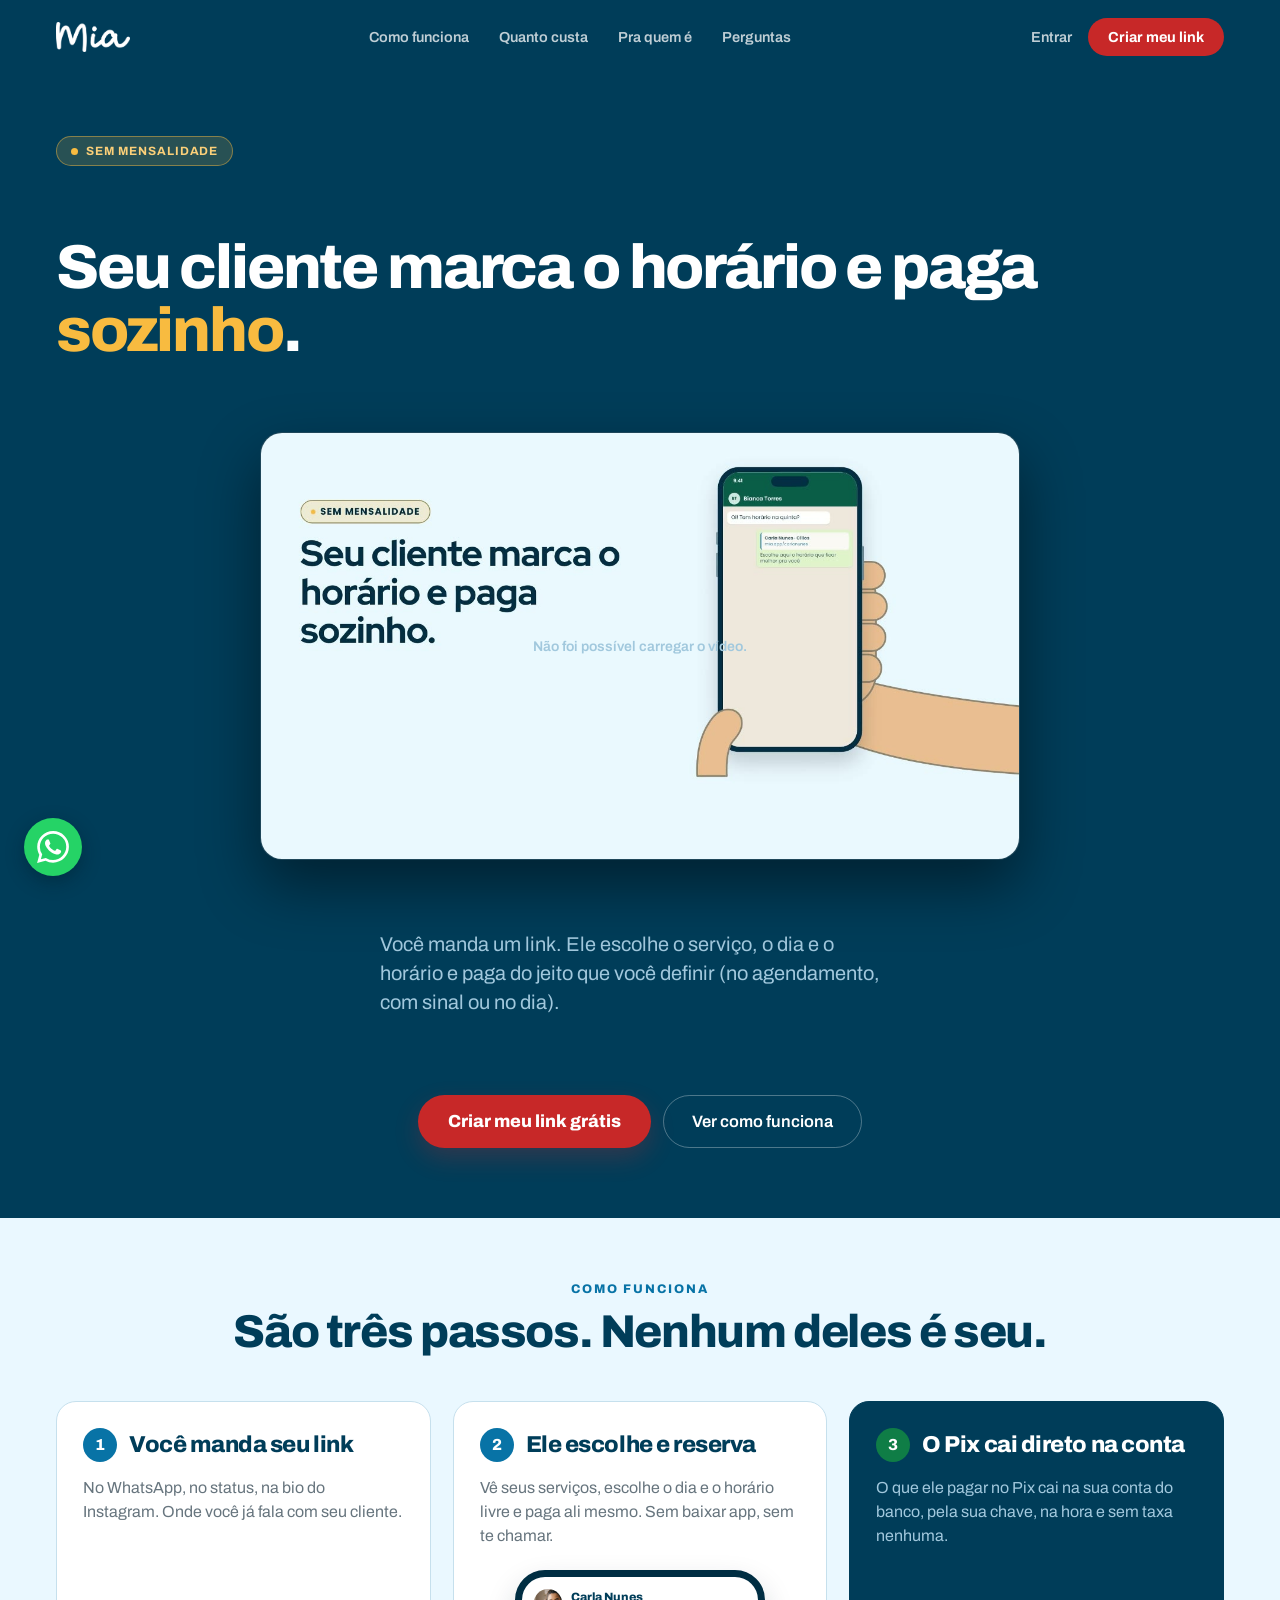
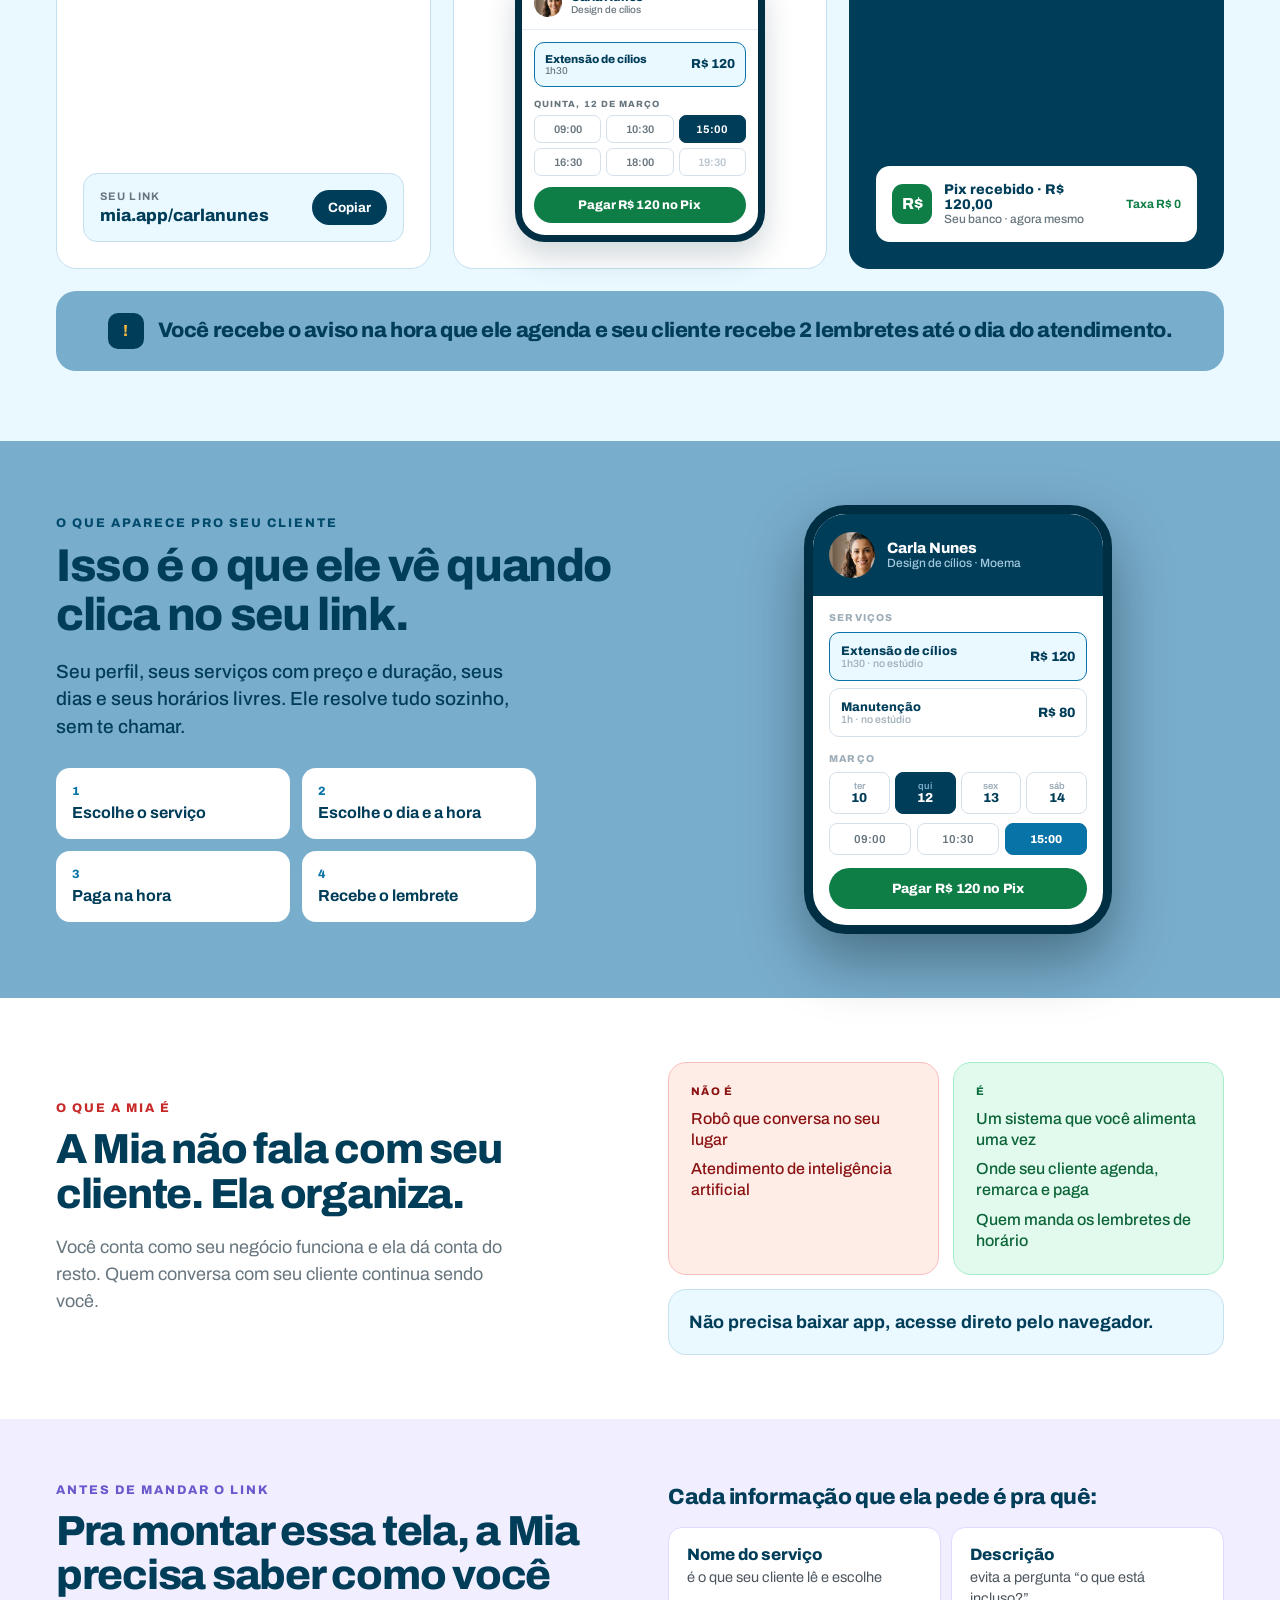
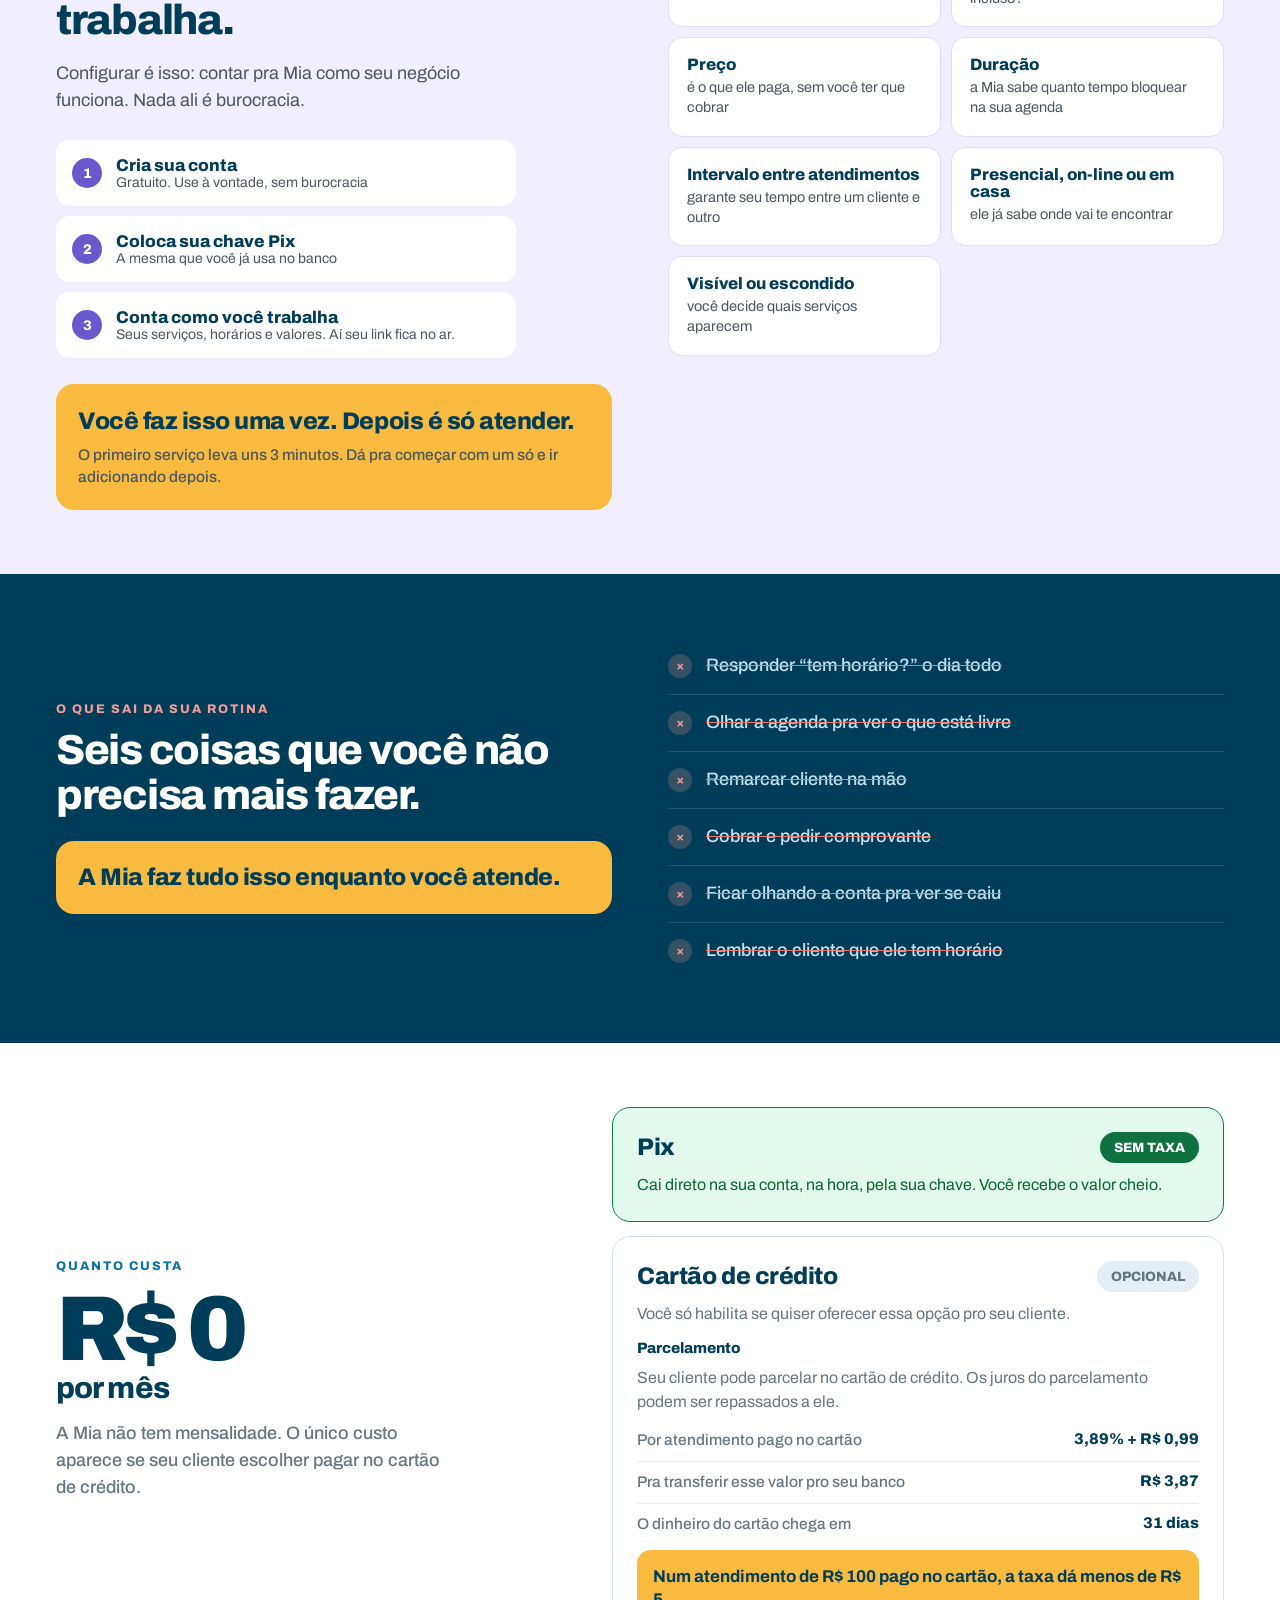
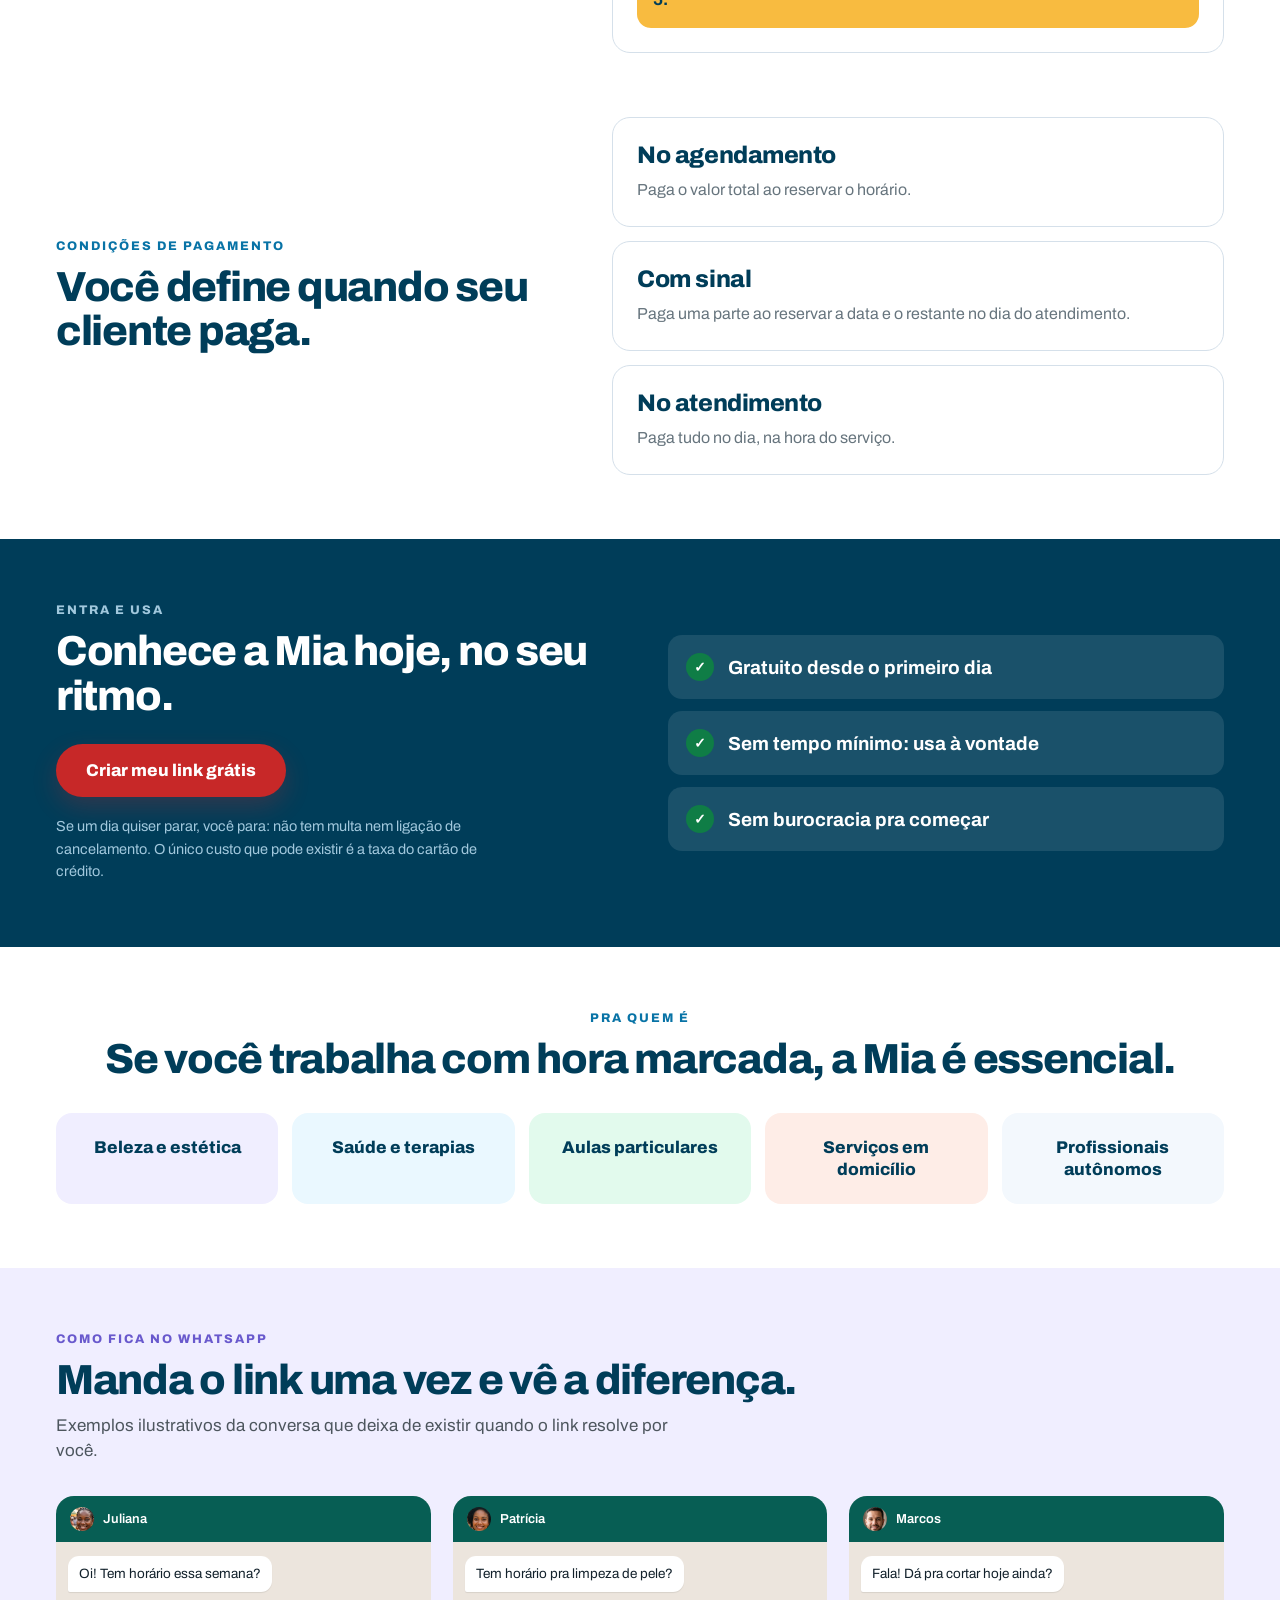
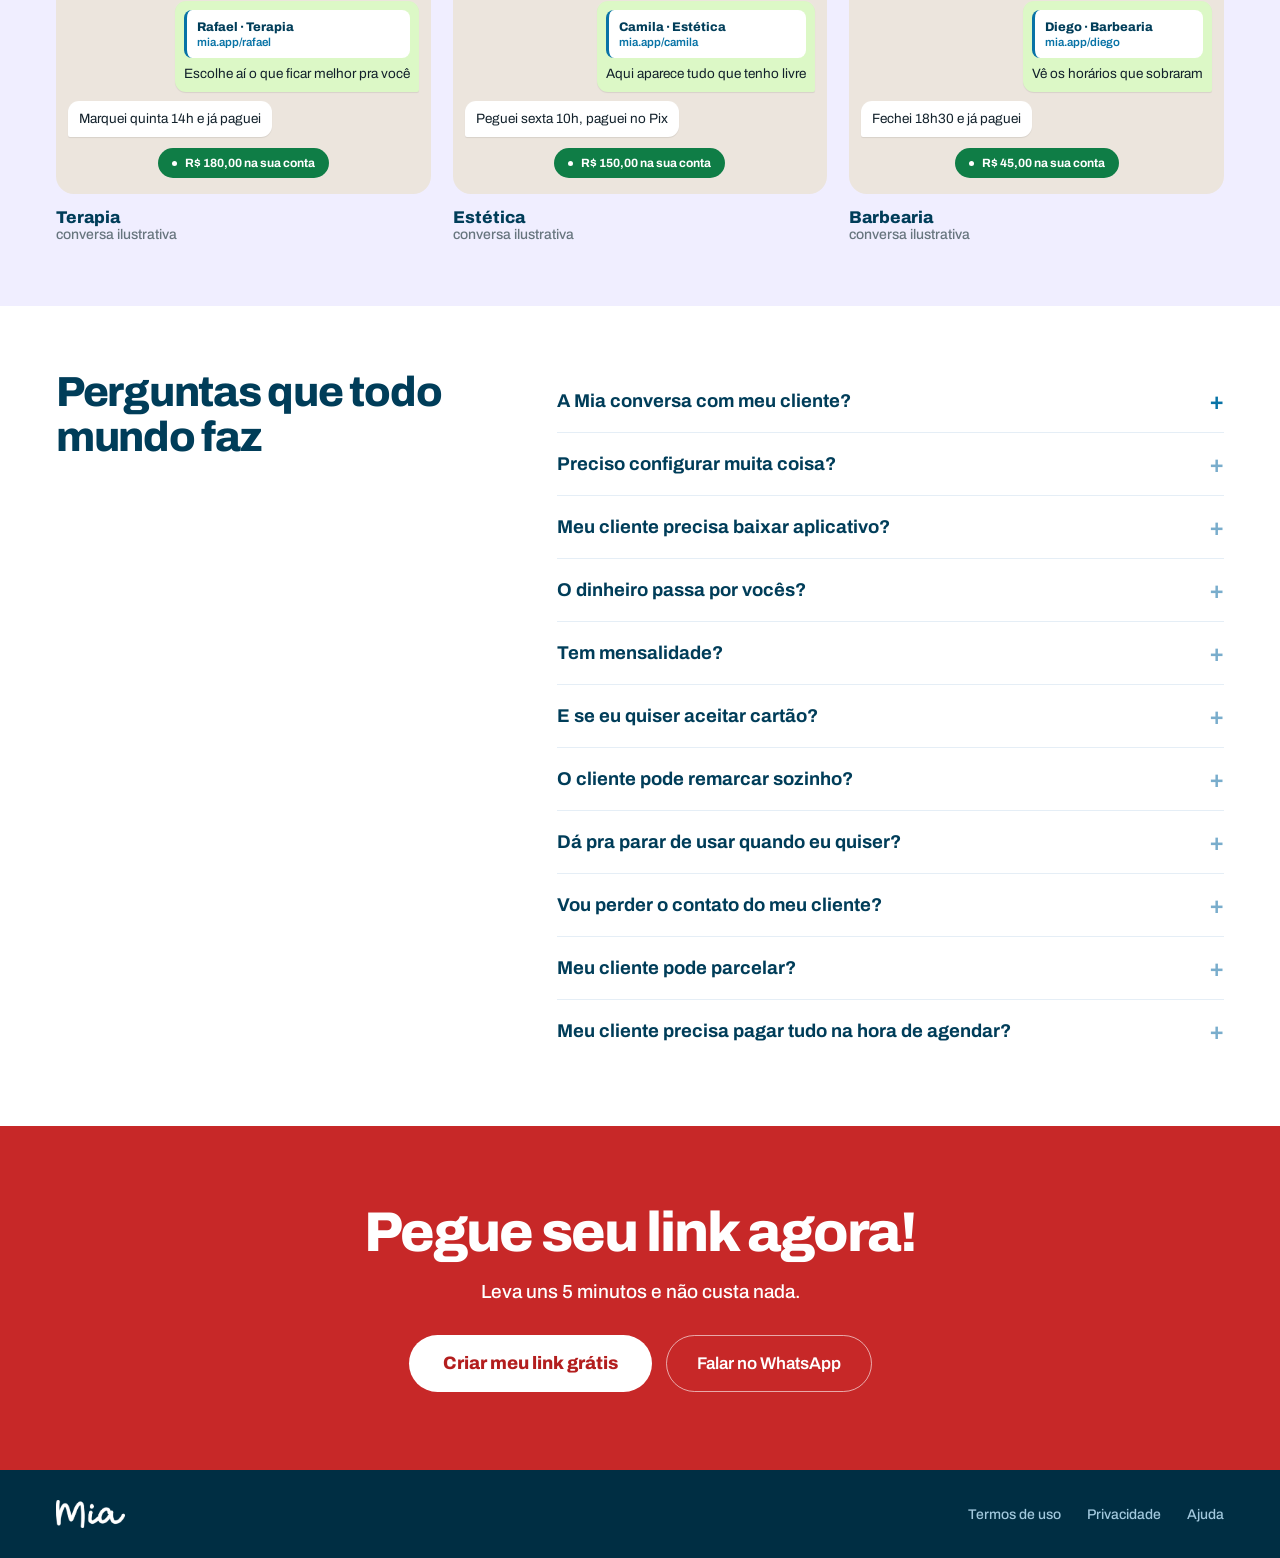
<file: index.html>
<!DOCTYPE html>
<html lang="pt-BR">
<head>
<meta charset="utf-8">
<meta name="viewport" content="width=device-width, initial-scale=1">
<title>Mia · Seu cliente marca o horário e paga sozinho</title>
<meta name="description" content="Você manda um link. Seu cliente escolhe o serviço, o dia e o horário, paga na hora e o dinheiro cai direto na sua conta. Sem mensalidade e sem app.">
<meta name="theme-color" content="#08283A">

<meta property="og:type" content="website">
<meta property="og:title" content="Mia · Seu cliente marca o horário e paga sozinho">
<meta property="og:description" content="Você manda um link. Seu cliente escolhe o serviço, o dia e o horário, paga na hora e o dinheiro cai direto na sua conta.">
<meta property="og:locale" content="pt_BR">
<meta property="og:url" content="https://miaapp.com.br/">
<meta property="og:image" content="https://miaapp.com.br/assets/og-image.png">
<meta name="twitter:title" content="Mia · Seu cliente marca o horário e paga sozinho">
<meta name="twitter:description" content="Você manda um link. Seu cliente escolhe o serviço, o dia e o horário, paga na hora e o dinheiro cai direto na sua conta.">
<meta name="twitter:image" content="https://miaapp.com.br/assets/og-image.png">

<!-- OpenAI Ads (ChatGPT Ads) — script de configuração do painel, no topo do <head> -->
<script>!function(w,d,s,u){if(w.oaiq)return;var q=function(){q.q.push(arguments)};q.q=[];w.oaiq=q;var j=d.createElement(s);j.async=1;j.src=u;var f=d.getElementsByTagName(s)[0];f.parentNode.insertBefore(j,f)}(window,document,"script","https://bzrcdn.openai.com/sdk/oaiq.min.js");oaiq("init",{pixelId:"Hp6vxcY38XyiUvp6rbK3mq"});</script>
<script>
  // O SDK não dispara page view sozinho: sem esta linha, o pixel carrega e não registra nada.
  oaiq("measure", "page_viewed");
</script>

<!-- Microsoft Clarity -->
<script type="text/javascript">
    (function(c,l,a,r,i,t,y){
        c[a]=c[a]||function(){(c[a].q=c[a].q||[]).push(arguments)};
        t=l.createElement(r);t.async=1;t.src="https://www.clarity.ms/tag/"+i;
        y=l.getElementsByTagName(r)[0];y.parentNode.insertBefore(t,y);
    })(window, document, "clarity", "script", "ykcqxc0ffo");
</script>

<!-- RudderStack JavaScript SDK -->
<script type="text/javascript">
  !function(){"use strict";window.RudderSnippetVersion="3.3.0";var e="rudderanalytics";window[e]||(window[e]=[])
  ;var rudderanalytics=window[e];if(Array.isArray(rudderanalytics)){
  if(true===rudderanalytics.snippetExecuted&&window.console&&console.error){
  console.error("RudderStack JavaScript SDK snippet included more than once.")}else{rudderanalytics.snippetExecuted=true,
  window.rudderAnalyticsBuildType="legacy";var sdkBaseUrl="https://cdn.rudderlabs.com";var sdkVersion="v3"
  ;var sdkFileName="rsa.min.js";var scriptLoadingMode="async"
  ;var r=["setDefaultInstanceKey","load","ready","page","track","identify","alias","group","reset","setAnonymousId","startSession","endSession","consent","addCustomIntegration","setCustomContext","clearCustomContext"]
  ;for(var n=0;n<r.length;n++){var t=r[n];rudderanalytics[t]=function(r){return function(){var n
  ;Array.isArray(window[e])?rudderanalytics.push([r].concat(Array.prototype.slice.call(arguments))):null===(n=window[e][r])||void 0===n||n.apply(window[e],arguments)
  }}(t)}try{
  new Function('class Test{field=()=>{};test({prop=[]}={}){return prop?(prop?.property??[...prop]):import("");}}'),
  window.rudderAnalyticsBuildType="modern"}catch(i){}var d=document.head||document.getElementsByTagName("head")[0]
  ;var o=document.body||document.getElementsByTagName("body")[0];window.rudderAnalyticsAddScript=function(e,r,n){
  var t=document.createElement("script");t.src=e,t.setAttribute("data-loader","RS_JS_SDK"),r&&n&&t.setAttribute(r,n),
  "async"===scriptLoadingMode?t.async=true:"defer"===scriptLoadingMode&&(t.defer=true),
  d?d.insertBefore(t,d.firstChild):o.insertBefore(t,o.firstChild)},window.rudderAnalyticsMount=function(){!function(){
  if("undefined"==typeof globalThis){var e;var r=function getGlobal(){
  return"undefined"!=typeof self?self:"undefined"!=typeof window?window:null}();r&&Object.defineProperty(r,"globalThis",{
  value:r,configurable:true})}
  }(),window.rudderAnalyticsAddScript("".concat(sdkBaseUrl,"/").concat(sdkVersion,"/").concat(window.rudderAnalyticsBuildType,"/").concat(sdkFileName),"data-rsa-write-key","34ndFYFhQmaiPjSdHmsHucwPRtV")
  },
  "undefined"==typeof Promise||"undefined"==typeof globalThis?window.rudderAnalyticsAddScript("https://polyfill-fastly.io/v3/polyfill.min.js?version=3.111.0&features=Symbol%2CPromise&callback=rudderAnalyticsMount"):window.rudderAnalyticsMount()
  ;var loadOptions={useBeacon:true};rudderanalytics.load("34ndFYFhQmaiPjSdHmsHucwPRtV","https://bitboundaipthl.dataplane.rudderstack.com",loadOptions)}}}();

  // O SDK v3 removeu a chamada implícita de page que existia nas versões anteriores:
  // sem esta linha, nenhum page view é enviado ao dataplane.
  rudderanalytics.page();
</script>

<!-- TODO RASTREIO: cole aqui o snippet do Google Tag Manager (head) -->
<!-- TODO RASTREIO: cole aqui o snippet do Meta Pixel (head). Os CTAs já expõem data-cta e data-cta-location para disparar eventos sem tocar no HTML. -->

<link rel="icon" href="/assets/favicon.png" type="image/png">
<link rel="apple-touch-icon" href="/assets/favicon.png">

<link rel="preconnect" href="https://fonts.googleapis.com">
<link rel="preconnect" href="https://fonts.gstatic.com" crossorigin>
<link href="https://fonts.googleapis.com/css2?family=Archivo:wght@400;500;600;700;800;900&display=swap" rel="stylesheet">
<link rel="stylesheet" href="/styles.css">
<link rel="stylesheet" href="/vsl.css">
</head>
<body>

<!-- TODO RASTREIO: cole aqui o <noscript> do Google Tag Manager (body) -->

<header class="site-header">
  <div class="container site-header__inner">
    <a class="brand" href="#hero" data-cta="logo" data-cta-location="header"><img src="/assets/mia-logo-branco.png" alt="Mia" width="782" height="318"></a>
    <nav class="nav-links" aria-label="Seções da página">
      <a href="#como-funciona">Como funciona</a>
      <a href="#quanto-custa">Quanto custa</a>
      <a href="#pra-quem-e">Pra quem é</a>
      <a href="#perguntas">Perguntas</a>
    </nav>
    <div class="site-header__actions">
      <!-- CONFIRMAR: URL de login deduzida a partir de /auth/sign-up, não foi possível validar -->
      <a class="link-quiet" href="https://web.miaapp.com.br/auth/sign-in" id="cta-entrar-header" data-cta="entrar" data-cta-location="header">Entrar</a>
      <a class="btn btn--coral btn--sm" href="https://web.miaapp.com.br/auth/sign-up" id="cta-criar-header" data-cta="criar-link" data-cta-location="header">Criar meu link</a>
    </div>
  </div>
</header>

<main>

<section class="hero hero--vsl" id="hero">
  <div class="container hero__inner">
    <div class="hero__copy">
      <span class="badge"><span class="badge__dot" aria-hidden="true"></span>SEM MENSALIDADE</span>
      <h1 class="hero__title">Seu cliente marca o horário e paga <span class="hl">sozinho</span>.</h1>
      <p class="hero__sub">Você manda um link. Ele escolhe o serviço, o dia e o horário e paga do jeito que você definir (no agendamento, com sinal ou no dia).</p>
      <div class="hero__ctas">
        <a class="btn btn--coral btn--lg" href="https://web.miaapp.com.br/auth/sign-up" id="cta-criar-hero" data-cta="criar-link" data-cta-location="hero">Criar meu link grátis</a>
        <a class="btn btn--ghost btn--lg" href="#como-funciona" id="cta-como-funciona-hero" data-cta="ver-como-funciona" data-cta-location="hero">Ver como funciona</a>
      </div>
    </div>

    <div class="vsl" data-vsl data-fase="capa">
      <div class="vsl__tela">
        <!-- muted: o navegador só deixa a prévia tocar sozinha sem som. O vsl.js liga o som no toque. -->
        <video class="vsl__video" poster="/assets/vsl-capa.jpg" muted playsinline preload="metadata" disablepictureinpicture controlslist="nodownload noplaybackrate" aria-label="Vídeo de apresentação da Mia">
          <source src="/assets/vsl.mp4" type="video/mp4">
        </video>
        <button type="button" class="vsl__camada vsl__camada--capa" data-vsl-assistir aria-label="Assistir ao vídeo">
          <span class="vsl__play"><svg viewBox="0 0 256 256" aria-hidden="true" focusable="false"><path d="M240 128a15.74 15.74 0 0 1-7.6 13.51L88.32 229.65a16 16 0 0 1-16.2.3A15.86 15.86 0 0 1 64 216.13V39.87a15.86 15.86 0 0 1 8.12-13.82 16 16 0 0 1 16.2.3l144.08 88.14A15.74 15.74 0 0 1 240 128Z"/></svg></span>
        </button>
        <button type="button" class="vsl__camada vsl__camada--previa" data-vsl-assistir>
          <span class="vsl__aviso">
            <span class="vsl__aviso-icone"><svg viewBox="0 0 256 256" aria-hidden="true" focusable="false"><path d="M155.51 24.81a8 8 0 0 0-8.42.88L77.25 80H32a16 16 0 0 0-16 16v64a16 16 0 0 0 16 16h45.25l69.84 54.31A8 8 0 0 0 160 224V32a8 8 0 0 0-4.49-7.19ZM192 96a8 8 0 0 0-8 8v48a8 8 0 0 0 16 0v-48a8 8 0 0 0-8-8Zm32-16a8 8 0 0 0-8 8v80a8 8 0 0 0 16 0V88a8 8 0 0 0-8-8Z"/></svg></span>
            <span class="vsl__aviso-texto"><b>Toque para ouvir</b></span>
          </span>
        </button>
        <button type="button" class="vsl__camada vsl__camada--toque" data-vsl-pausa aria-label="Pausar vídeo">
          <span class="vsl__continuar"><svg viewBox="0 0 256 256" aria-hidden="true" focusable="false"><path d="M240 128a15.74 15.74 0 0 1-7.6 13.51L88.32 229.65a16 16 0 0 1-16.2.3A15.86 15.86 0 0 1 64 216.13V39.87a15.86 15.86 0 0 1 8.12-13.82 16 16 0 0 1 16.2.3l144.08 88.14A15.74 15.74 0 0 1 240 128Z"/></svg>Continuar assistindo</span>
        </button>
        <span class="vsl__retomado" role="status" data-vsl-retomado>Continuando de onde você parou</span>
        <div class="vsl__camada vsl__camada--fim">
          <a class="btn btn--coral btn--lg" href="https://web.miaapp.com.br/auth/sign-up" id="cta-criar-vsl" data-cta="criar-link" data-cta-location="vsl">Criar meu link grátis</a>
          <button type="button" class="vsl__de-novo" data-vsl-de-novo><svg viewBox="0 0 256 256" aria-hidden="true" focusable="false"><path d="M224 128a96 96 0 0 1-94.71 96H128a95.38 95.38 0 0 1-65.9-26.2 8 8 0 0 1 11-11.63A80 80 0 1 0 71.43 71.39a3.07 3.07 0 0 1-.26.25L44.59 96H72a8 8 0 0 1 0 16H24a8 8 0 0 1-8-8V56a8 8 0 0 1 16 0v29.8L60.25 60A96 96 0 0 1 224 128Z"/></svg>Assistir de novo</button>
        </div>
        <div class="vsl__camada vsl__camada--erro">Não foi possível carregar o vídeo.</div>
        <div class="vsl__barra">
          <div class="vsl__botoes">
            <button type="button" data-vsl-pausa aria-label="Pausar vídeo">
              <span class="vsl__icone-pausa"><svg viewBox="0 0 256 256" aria-hidden="true" focusable="false"><path d="M216 48v160a16 16 0 0 1-16 16h-40a16 16 0 0 1-16-16V48a16 16 0 0 1 16-16h40a16 16 0 0 1 16 16ZM96 32H56a16 16 0 0 0-16 16v160a16 16 0 0 0 16 16h40a16 16 0 0 0 16-16V48a16 16 0 0 0-16-16Z"/></svg></span>
              <span class="vsl__icone-tocar"><svg viewBox="0 0 256 256" aria-hidden="true" focusable="false"><path d="M240 128a15.74 15.74 0 0 1-7.6 13.51L88.32 229.65a16 16 0 0 1-16.2.3A15.86 15.86 0 0 1 64 216.13V39.87a15.86 15.86 0 0 1 8.12-13.82 16 16 0 0 1 16.2.3l144.08 88.14A15.74 15.74 0 0 1 240 128Z"/></svg></span>
            </button>
            <span class="vsl__espaco"></span>
            <button type="button" data-vsl-som aria-label="Tirar o som">
              <span class="vsl__icone-som"><svg viewBox="0 0 256 256" aria-hidden="true" focusable="false"><path d="M155.51 24.81a8 8 0 0 0-8.42.88L77.25 80H32a16 16 0 0 0-16 16v64a16 16 0 0 0 16 16h45.25l69.84 54.31A8 8 0 0 0 160 224V32a8 8 0 0 0-4.49-7.19ZM192 96a8 8 0 0 0-8 8v48a8 8 0 0 0 16 0v-48a8 8 0 0 0-8-8Zm32-16a8 8 0 0 0-8 8v80a8 8 0 0 0 16 0V88a8 8 0 0 0-8-8Z"/></svg></span>
              <span class="vsl__icone-mudo"><svg viewBox="0 0 256 256" aria-hidden="true" focusable="false"><path d="M155.51 24.81a8 8 0 0 0-8.42.88L77.25 80H32a16 16 0 0 0-16 16v64a16 16 0 0 0 16 16h45.25l69.84 54.31A8 8 0 0 0 160 224V32a8 8 0 0 0-4.49-7.19Z"/><path d="M190 102l52 52m0-52-52 52" fill="none" stroke="currentColor" stroke-width="18" stroke-linecap="round"/></svg></span>
            </button>
            <button type="button" data-vsl-tela-cheia aria-label="Tela cheia"><svg viewBox="0 0 256 256" aria-hidden="true" focusable="false"><path d="M216 48v40a8 8 0 0 1-16 0V56h-32a8 8 0 0 1 0-16h40a8 8 0 0 1 8 8ZM88 200H56v-32a8 8 0 0 0-16 0v40a8 8 0 0 0 8 8h40a8 8 0 0 0 0-16Zm120-40a8 8 0 0 0-8 8v32h-32a8 8 0 0 0 0 16h40a8 8 0 0 0 8-8v-40a8 8 0 0 0-8-8ZM88 40H48a8 8 0 0 0-8 8v40a8 8 0 0 0 16 0V56h32a8 8 0 0 0 0-16Z"/></svg></button>
          </div>
          <span class="vsl__progresso" aria-hidden="true"><span></span></span>
        </div>
      </div>
    </div>
  </div>
</section>

<section class="steps-section" id="como-funciona">
  <div class="container">
    <div class="steps-section__head">
      <p class="eyebrow eyebrow--blue">COMO FUNCIONA</p>
      <h2 class="h2 h2--lg">São três passos. Nenhum deles é seu.</h2>
    </div>

    <div class="steps">
      <article class="step">
        <div class="step__head">
          <span class="step__num step__num--blue">1</span>
          <h3 class="step__title">Você manda seu link</h3>
        </div>
        <p class="step__text">No WhatsApp, no status, na bio do Instagram. Onde você já fala com seu cliente.</p>
        <div class="step__figure">
          <div class="link-box" aria-hidden="true">
            <div class="link-box__info">
              <div class="link-box__label">SEU LINK</div>
              <div class="link-box__url">mia.app/carlanunes</div>
            </div>
            <span class="link-box__btn">Copiar</span>
          </div>
        </div>
      </article>

      <article class="step">
        <div class="step__head">
          <span class="step__num step__num--blue">2</span>
          <h3 class="step__title">Ele escolhe e reserva</h3>
        </div>
        <p class="step__text">Vê seus serviços, escolhe o dia e o horário livre e paga ali mesmo. Sem baixar app, sem te chamar.</p>
        <div class="step__figure step__figure--center">
          <div class="phone phone--booking" aria-hidden="true">
            <div class="bk__top">
              <span class="bk__avatar"></span>
              <div>
                <div class="bk__name">Carla Nunes</div>
                <div class="bk__role">Design de cílios</div>
              </div>
            </div>
            <div class="bk__body">
              <div class="bk__service bk__service--on">
                <div>
                  <div class="bk__service-name">Extensão de cílios</div>
                  <div class="bk__service-meta">1h30</div>
                </div>
                <div class="bk__service-price">R$ 120</div>
              </div>
              <div class="bk__label">QUINTA, 12 DE MARÇO</div>
              <div class="bk__slots">
                <span class="bk__slot">09:00</span>
                <span class="bk__slot">10:30</span>
                <span class="bk__slot bk__slot--on-dark">15:00</span>
                <span class="bk__slot">16:30</span>
                <span class="bk__slot">18:00</span>
                <span class="bk__slot bk__slot--off">19:30</span>
              </div>
              <div class="bk__pay">Pagar R$ 120 no Pix</div>
            </div>
          </div>
        </div>
      </article>

      <article class="step step--dark">
        <div class="step__head">
          <span class="step__num step__num--green">3</span>
          <h3 class="step__title"><span class="only-mobile">O Pix cai direto na sua conta</span><span class="only-desktop">O Pix cai direto na conta</span></h3>
        </div>
        <p class="step__text">O que ele pagar no Pix cai na sua conta do banco, pela sua chave, na hora e sem taxa nenhuma.</p>
        <div class="step__figure">
          <div class="receipt" aria-hidden="true">
            <span class="receipt__icon">R$</span>
            <div class="receipt__info">
              <div class="receipt__title">Pix recebido · R$ 120,00</div>
              <div class="receipt__meta">Seu banco · agora mesmo</div>
            </div>
            <span class="receipt__fee">Taxa R$ 0</span>
          </div>
        </div>
      </article>
    </div>

    <div class="alert-banner">
      <span class="alert-banner__icon" aria-hidden="true">!</span>
      <p>Você recebe o aviso na hora que ele agenda e seu cliente recebe 2 lembretes até o dia do atendimento.</p>
    </div>
  </div>
</section>

<section class="client-section">
  <div class="container client-section__inner">
    <div class="client-section__head">
      <p class="eyebrow eyebrow--deep">O QUE APARECE PRO SEU CLIENTE</p>
      <h2 class="h2 h2--lg">Isso é o que ele vê quando clica no seu link.</h2>
      <p class="client-section__sub"><span class="only-mobile">Seu perfil, seus serviços, seus dias e seus horários livres. Ele resolve tudo sozinho, sem te chamar.</span><span class="only-desktop">Seu perfil, seus serviços com preço e duração, seus dias e seus horários livres. Ele resolve tudo sozinho, sem te chamar.</span></p>
    </div>

    <div class="client-section__mock">
      <div class="phone phone--client" aria-hidden="true">
        <div class="cl__top">
          <span class="cl__avatar"></span>
          <div>
            <div class="cl__name">Carla Nunes</div>
            <div class="cl__role">Design de cílios · Moema</div>
          </div>
        </div>
        <div class="cl__body">
          <div class="cl__label">SERVIÇOS</div>
          <div class="cl__services">
            <div class="cl__service cl__service--on">
              <div>
                <div class="cl__service-name">Extensão de cílios</div>
                <div class="cl__service-meta">1h30 · no estúdio</div>
              </div>
              <div class="cl__service-price">R$ 120</div>
            </div>
            <div class="cl__service">
              <div>
                <div class="cl__service-name">Manutenção</div>
                <div class="cl__service-meta">1h · no estúdio</div>
              </div>
              <div class="cl__service-price">R$ 80</div>
            </div>
          </div>
          <div class="cl__label cl__label--spaced">MARÇO</div>
          <div class="cl__days">
            <div class="cl__day"><span class="cl__day-name">ter</span><span class="cl__day-num">10</span></div>
            <div class="cl__day cl__day--on"><span class="cl__day-name">qui</span><span class="cl__day-num">12</span></div>
            <div class="cl__day"><span class="cl__day-name">sex</span><span class="cl__day-num">13</span></div>
            <div class="cl__day"><span class="cl__day-name">sáb</span><span class="cl__day-num">14</span></div>
          </div>
          <div class="cl__slots">
            <span class="cl__slot">09:00</span>
            <span class="cl__slot">10:30</span>
            <span class="cl__slot cl__slot--on">15:00</span>
          </div>
          <div class="cl__pay">Pagar R$ 120 no Pix</div>
        </div>
      </div>
    </div>

    <ol class="client-flow">
      <li class="flow-card"><span class="flow-card__num">1</span><span class="flow-card__text">Escolhe o serviço</span></li>
      <li class="flow-card"><span class="flow-card__num">2</span><span class="flow-card__text">Escolhe o dia e a hora</span></li>
      <li class="flow-card"><span class="flow-card__num">3</span><span class="flow-card__text">Paga na hora</span></li>
      <li class="flow-card"><span class="flow-card__num">4</span><span class="flow-card__text">Recebe o lembrete</span></li>
    </ol>
  </div>
</section>

<section class="mia-is">
  <div class="container mia-is__inner">
    <div class="mia-is__head">
      <p class="eyebrow eyebrow--coral">O QUE A MIA É</p>
      <h2 class="h2">A Mia não fala com seu cliente. Ela organiza.</h2>
      <p class="mia-is__sub">Você conta como seu negócio funciona e ela dá conta do resto. Quem conversa com seu cliente continua sendo você.</p>
    </div>
    <div class="mia-is__cards">
      <div class="card-no">
        <p class="card-no__label">NÃO É</p>
        <ul>
          <li>Robô que conversa no seu lugar</li>
          <li>Atendimento de inteligência artificial</li>
        </ul>
      </div>
      <div class="card-yes">
        <p class="card-yes__label">É</p>
        <ul>
          <li>Um sistema que você alimenta uma vez</li>
          <li>Onde seu cliente agenda, remarca e paga</li>
          <li>Quem manda os lembretes de horário</li>
        </ul>
      </div>
      <p class="card-browser">Não precisa baixar app, acesse direto pelo navegador.</p>
    </div>
  </div>
</section>

<section class="setup">
  <div class="container setup__inner">
    <div class="setup__head">
      <p class="eyebrow eyebrow--amber">ANTES DE MANDAR O LINK</p>
      <h2 class="h2">Pra montar essa tela, a Mia precisa saber como você trabalha.</h2>
      <p class="setup__sub">Configurar é isso: contar pra Mia como seu negócio funciona. Nada ali é burocracia.</p>
    </div>

    <ol class="setup__steps">
      <li class="setup-step">
        <span class="setup-step__num">1</span>
        <div>
          <div class="setup-step__title">Cria sua conta</div>
          <div class="setup-step__text">Gratuito. Use à vontade, sem burocracia</div>
        </div>
      </li>
      <li class="setup-step">
        <span class="setup-step__num">2</span>
        <div>
          <div class="setup-step__title">Coloca sua chave Pix</div>
          <div class="setup-step__text">A mesma que você já usa no banco</div>
        </div>
      </li>
      <li class="setup-step">
        <span class="setup-step__num">3</span>
        <div>
          <div class="setup-step__title">Conta como você trabalha</div>
          <div class="setup-step__text">Seus serviços, horários e valores. Aí seu link fica no ar.</div>
        </div>
      </li>
    </ol>

    <div class="setup__fields">
      <h3 class="setup__fields-title">Cada informação que ela pede é pra quê:</h3>
      <div class="field-grid">
        <div class="field-card"><div class="field-card__title">Nome do serviço</div><div class="field-card__text">é o que seu cliente lê e escolhe</div></div>
        <div class="field-card"><div class="field-card__title">Descrição</div><div class="field-card__text">evita a pergunta “o que está incluso?”</div></div>
        <div class="field-card"><div class="field-card__title">Preço</div><div class="field-card__text">é o que ele paga, sem você ter que cobrar</div></div>
        <div class="field-card"><div class="field-card__title">Duração</div><div class="field-card__text">a Mia sabe quanto tempo bloquear na sua agenda</div></div>
        <div class="field-card"><div class="field-card__title">Intervalo entre atendimentos</div><div class="field-card__text">garante seu tempo entre um cliente e outro</div></div>
        <div class="field-card"><div class="field-card__title">Presencial, on-line ou em casa</div><div class="field-card__text">ele já sabe onde vai te encontrar</div></div>
        <div class="field-card"><div class="field-card__title">Visível ou escondido</div><div class="field-card__text">você decide quais serviços aparecem</div></div>
      </div>
    </div>

    <div class="yellow-box setup__callout">
      <p class="yellow-box__title">Você faz isso uma vez. Depois é só atender.</p>
      <p class="yellow-box__text">O primeiro serviço leva uns 3 minutos. Dá pra começar com um só e ir adicionando depois.</p>
    </div>
  </div>
</section>

<section class="routine">
  <div class="container routine__inner">
    <div class="routine__head">
      <p class="eyebrow eyebrow--salmon">O QUE SAI DA SUA ROTINA</p>
      <h2 class="h2 h2--light">Seis coisas que você não precisa mais fazer.</h2>
    </div>

    <ul class="routine__list">
      <li class="routine-item"><span class="routine-item__x" aria-hidden="true">×</span><span class="routine-item__text">Responder “tem horário?” o dia todo</span></li>
      <li class="routine-item"><span class="routine-item__x" aria-hidden="true">×</span><span class="routine-item__text">Olhar a agenda pra ver o que está livre</span></li>
      <li class="routine-item"><span class="routine-item__x" aria-hidden="true">×</span><span class="routine-item__text">Remarcar cliente na mão</span></li>
      <li class="routine-item"><span class="routine-item__x" aria-hidden="true">×</span><span class="routine-item__text">Cobrar e pedir comprovante</span></li>
      <li class="routine-item"><span class="routine-item__x" aria-hidden="true">×</span><span class="routine-item__text">Ficar olhando a conta pra ver se caiu</span></li>
      <li class="routine-item"><span class="routine-item__x" aria-hidden="true">×</span><span class="routine-item__text">Lembrar o cliente que ele tem horário</span></li>
    </ul>

    <div class="yellow-box routine__callout">
      <p class="yellow-box__title">A Mia faz tudo isso enquanto você atende.</p>
    </div>
  </div>
</section>

<section class="pricing" id="quanto-custa">
  <div class="container pricing__inner">
    <div class="pricing__head">
      <p class="eyebrow eyebrow--blue">QUANTO CUSTA</p>
      <p class="price">R$ 0<span class="price__period"> por mês</span></p>
      <p class="pricing__sub">A Mia não tem mensalidade. O único custo aparece se seu cliente escolher pagar no cartão de crédito.</p>
    </div>

    <div class="pricing__plans">
      <article class="plan plan--pix">
        <div class="plan__head">
          <h3 class="plan__name">Pix</h3>
          <span class="tag tag--green">SEM TAXA</span>
        </div>
        <p class="plan__text plan__text--green">Cai direto na sua conta, na hora, pela sua chave. Você recebe o valor cheio.</p>
      </article>

      <article class="plan">
        <div class="plan__head">
          <h3 class="plan__name">Cartão de crédito</h3>
          <span class="tag tag--grey">OPCIONAL</span>
        </div>
        <p class="plan__text">Você só habilita se quiser oferecer essa opção pro seu cliente.</p>
        <p class="plan__subname">Parcelamento</p>
        <p class="plan__text">Seu cliente pode parcelar no cartão de crédito. Os juros do parcelamento podem ser repassados a ele.</p>
        <dl class="fees">
          <div class="fee"><dt>Por atendimento pago no cartão</dt><dd>3,89% + R$ 0,99</dd></div>
          <div class="fee"><dt>Pra transferir esse valor pro seu banco</dt><dd>R$ 3,87</dd></div>
          <div class="fee"><dt>O dinheiro do cartão chega em</dt><dd>31 dias</dd></div>
        </dl>
        <p class="plan__note">Num atendimento de R$ 100 pago no cartão, a taxa dá menos de R$ 5.</p>
      </article>
    </div>
  </div>
</section>

<section class="pricing pricing--condicoes" id="condicoes-de-pagamento">
  <div class="container pricing__inner">
    <div class="pricing__head">
      <p class="eyebrow eyebrow--blue">CONDIÇÕES DE PAGAMENTO</p>
      <h2 class="h2">Você define quando seu cliente paga.</h2>
    </div>
    <div class="pricing__plans">
      <article class="plan">
        <h3 class="plan__name">No agendamento</h3>
        <p class="plan__text">Paga o valor total ao reservar o horário.</p>
      </article>
      <article class="plan">
        <h3 class="plan__name">Com sinal</h3>
        <p class="plan__text">Paga uma parte ao reservar a data e o restante no dia do atendimento.</p>
      </article>
      <article class="plan">
        <h3 class="plan__name">No atendimento</h3>
        <p class="plan__text">Paga tudo no dia, na hora do serviço.</p>
      </article>
    </div>
  </div>
</section>

<section class="free">
  <div class="container free__inner">
    <div class="free__head">
      <p class="eyebrow eyebrow--sky">ENTRA E USA</p>
      <h2 class="h2 h2--light">Conhece a Mia hoje, no seu ritmo.</h2>
    </div>

    <ul class="free__list">
      <li class="check-item"><span class="check-item__mark" aria-hidden="true">✓</span>Gratuito desde o primeiro dia</li>
      <li class="check-item"><span class="check-item__mark" aria-hidden="true">✓</span>Sem tempo mínimo: usa à vontade</li>
      <li class="check-item"><span class="check-item__mark" aria-hidden="true">✓</span>Sem burocracia pra começar</li>
    </ul>

    <div class="free__cta">
      <a class="btn btn--coral btn--lg" href="https://web.miaapp.com.br/auth/sign-up" id="cta-criar-entra-e-usa" data-cta="criar-link" data-cta-location="entra-e-usa">Criar meu link grátis</a>
    </div>

    <p class="free__note">Se um dia quiser parar, você para: não tem multa nem ligação de cancelamento. O único custo que pode existir é a taxa do cartão de crédito.</p>
  </div>
</section>

<section class="audience" id="pra-quem-e">
  <div class="container">
    <p class="eyebrow eyebrow--blue">PRA QUEM É</p>
    <h2 class="h2 audience__title">Se você trabalha com hora marcada, a Mia é essencial.</h2>
    <ul class="audience__grid">
      <li class="audience-card audience-card--cream">Beleza e estética</li>
      <li class="audience-card audience-card--sky">Saúde e terapias</li>
      <li class="audience-card audience-card--mint">Aulas particulares</li>
      <li class="audience-card audience-card--blush">Serviços em domicílio</li>
      <li class="audience-card audience-card--grey audience-card--wide"><span class="only-mobile">Qualquer profissional autônomo</span><span class="only-desktop">Profissionais autônomos</span></li>
    </ul>
  </div>
</section>

<!-- Conversas ilustrativas, não depoimentos: sem clientes reais, nada aqui afirma autoria.
     Quando houver prints reais com autorização, trocar por <img> e retomar o título "Quem já usa". -->
<section class="social">
  <div class="container social__head">
    <p class="eyebrow eyebrow--amber">COMO FICA NO WHATSAPP</p>
    <h2 class="h2 social__title">Manda o link uma vez e vê a diferença.</h2>
    <p class="social__sub">Exemplos ilustrativos da conversa que deixa de existir quando o link resolve por você.</p>
  </div>
  <div class="social__scroller">
    <figure class="testi">
      <div class="chat" aria-hidden="true">
        <div class="chat__top"><span class="chat__avatar chat__avatar--juliana"></span><span class="chat__name">Juliana</span></div>
        <div class="chat__thread">
          <div class="chat__msg chat__msg--in">Oi! Tem horário essa semana?</div>
          <div class="chat__msg chat__msg--out">
            <div class="chat__preview">
              <div class="chat__preview-title">Rafael · Terapia</div>
              <div class="chat__preview-url">mia.app/rafael</div>
            </div>
            <div class="chat__msg-text">Escolhe aí o que ficar melhor pra você</div>
          </div>
          <div class="chat__msg chat__msg--in">Marquei quinta 14h e já paguei</div>
          <div class="chat__receipt"><span class="chat__receipt-dot"></span>R$ 180,00 na sua conta</div>
        </div>
      </div>
      <figcaption><span class="testi__name">Terapia</span><span class="testi__role">conversa ilustrativa</span></figcaption>
    </figure>
    <figure class="testi">
      <div class="chat" aria-hidden="true">
        <div class="chat__top"><span class="chat__avatar chat__avatar--patricia"></span><span class="chat__name">Patrícia</span></div>
        <div class="chat__thread">
          <div class="chat__msg chat__msg--in">Tem horário pra limpeza de pele?</div>
          <div class="chat__msg chat__msg--out">
            <div class="chat__preview">
              <div class="chat__preview-title">Camila · Estética</div>
              <div class="chat__preview-url">mia.app/camila</div>
            </div>
            <div class="chat__msg-text">Aqui aparece tudo que tenho livre</div>
          </div>
          <div class="chat__msg chat__msg--in">Peguei sexta 10h, paguei no Pix</div>
          <div class="chat__receipt"><span class="chat__receipt-dot"></span>R$ 150,00 na sua conta</div>
        </div>
      </div>
      <figcaption><span class="testi__name">Estética</span><span class="testi__role">conversa ilustrativa</span></figcaption>
    </figure>
    <figure class="testi">
      <div class="chat" aria-hidden="true">
        <div class="chat__top"><span class="chat__avatar chat__avatar--marcos"></span><span class="chat__name">Marcos</span></div>
        <div class="chat__thread">
          <div class="chat__msg chat__msg--in">Fala! Dá pra cortar hoje ainda?</div>
          <div class="chat__msg chat__msg--out">
            <div class="chat__preview">
              <div class="chat__preview-title">Diego · Barbearia</div>
              <div class="chat__preview-url">mia.app/diego</div>
            </div>
            <div class="chat__msg-text">Vê os horários que sobraram</div>
          </div>
          <div class="chat__msg chat__msg--in">Fechei 18h30 e já paguei</div>
          <div class="chat__receipt"><span class="chat__receipt-dot"></span>R$ 45,00 na sua conta</div>
        </div>
      </div>
      <figcaption><span class="testi__name">Barbearia</span><span class="testi__role">conversa ilustrativa</span></figcaption>
    </figure>
  </div>
  <div class="container"><p class="social__hint only-mobile">ARRASTA PARA O LADO</p></div>
</section>

<section class="faq" id="perguntas">
  <div class="container faq__inner">
    <h2 class="h2 faq__title">Perguntas que todo mundo faz</h2>
    <div class="faq__list">
      <details>
        <summary>A Mia conversa com meu cliente?<span class="plus" aria-hidden="true">+</span></summary>
        <p>Não. A Mia não é robô de conversa nem atendimento de inteligência artificial. Depois que você conta como seu negócio funciona, ela deixa seu cliente agendar, remarcar, pagar e receber os lembretes pelo seu link. Falar com ele continua sendo com você.</p>
      </details>
      <details>
        <summary>Preciso configurar muita coisa?<span class="plus" aria-hidden="true">+</span></summary>
        <p>Pra começar, um serviço já basta: nome, preço, duração e seus horários. Cada campo é uma coisa que seu cliente vê na hora de marcar, ou uma regra pra Mia não marcar em cima do seu outro atendimento. Você faz uma vez e não mexe mais.</p>
      </details>
      <details>
        <summary>Meu cliente precisa baixar aplicativo?<span class="plus" aria-hidden="true">+</span></summary>
        <p>Não. Ele abre o link, escolhe o horário e paga pelo navegador do celular.</p>
      </details>
      <details>
        <summary>O dinheiro passa por vocês?<span class="plus" aria-hidden="true">+</span></summary>
        <p>No Pix, não. Seu cliente paga na sua chave Pix e o valor cai direto na sua conta do banco.</p>
      </details>
      <details>
        <summary>Tem mensalidade?<span class="plus" aria-hidden="true">+</span></summary>
        <p>Não. A Mia não cobra nada pra você usar. O único custo que pode existir é a taxa do cartão de crédito: 3,89% + R$ 0,99 por atendimento pago no cartão, e R$ 3,87 pra transferir esse valor pro seu banco. No Pix não tem taxa nenhuma.</p>
      </details>
      <details>
        <summary>E se eu quiser aceitar cartão?<span class="plus" aria-hidden="true">+</span></summary>
        <p>Dá pra habilitar quando quiser. Você preenche alguns dados a mais uma vez só e o cartão passa a aparecer como opção pro seu cliente. O valor pago no cartão chega 31 dias depois do atendimento; no Pix, na hora.</p>
      </details>
      <details>
        <summary>O cliente pode remarcar sozinho?<span class="plus" aria-hidden="true">+</span></summary>
        <p>Sim, pelo mesmo link. Você só recebe o aviso da mudança.</p>
      </details>
      <details>
        <summary>Dá pra parar de usar quando eu quiser?<span class="plus" aria-hidden="true">+</span></summary>
        <p>Sim. Não tem tempo mínimo nem vínculo: você para quando quiser e não paga nada pra sair.</p>
      </details>
      <details>
        <summary>Vou perder o contato do meu cliente?<span class="plus" aria-hidden="true">+</span></summary>
        <p>Não. A conversa continua sendo sua, no seu WhatsApp. A Mia só tira de você a parte chata.</p>
      </details>
      <details>
        <summary>Meu cliente pode parcelar?<span class="plus" aria-hidden="true">+</span></summary>
        <p>Sim, no cartão de crédito. Os juros do parcelamento podem ser repassados ao cliente.</p>
      </details>
      <details>
        <summary>Meu cliente precisa pagar tudo na hora de agendar?<span class="plus" aria-hidden="true">+</span></summary>
        <p>Não. Você escolhe: pagamento total no agendamento, sinal na reserva com o restante no dia, ou tudo no dia do atendimento.</p>
      </details>
    </div>
  </div>
</section>

<section class="final-cta">
  <div class="container">
    <h2 class="final-cta__title">Pegue seu link agora!</h2>
    <p class="final-cta__sub">Leva uns 5 minutos e não custa nada.</p>
    <div class="final-cta__actions">
      <a class="btn btn--white btn--lg" href="https://web.miaapp.com.br/auth/sign-up" id="cta-criar-final" data-cta="criar-link" data-cta-location="cta-final">Criar meu link grátis</a>
      <a class="btn btn--outline-white btn--lg final-cta__whats" href="https://api.whatsapp.com/send/?phone=%2B5564999534103&amp;text=Oi%21+Quero+saber+mais+sobre+a+Mia.&amp;type=phone_number&amp;app_absent=0" id="cta-whatsapp-final" data-cta="whatsapp" data-cta-location="cta-final"><span class="only-mobile">Ou chama a gente no WhatsApp</span><span class="only-desktop">Falar no WhatsApp</span></a>
    </div>
  </div>
</section>

</main>

<footer class="site-footer">
  <div class="container site-footer__inner">
    <span class="brand"><img src="/assets/mia-logo-branco.png" alt="Mia" width="782" height="318"></span>
    <nav class="site-footer__links" aria-label="Links institucionais">
      <a href="/termos-de-uso-e-privacidade" data-cta="termos" data-cta-location="footer"><span class="only-mobile">Termos</span><span class="only-desktop">Termos de uso</span></a>
      <a href="/termos-de-uso-e-privacidade" data-cta="privacidade" data-cta-location="footer">Privacidade</a>
      <!-- Sem central de ajuda ainda: aponta para o WhatsApp do atendimento -->
      <a href="https://api.whatsapp.com/send/?phone=%2B5564999534103&amp;text=Oi%21+Preciso+de+ajuda+com+a+Mia.&amp;type=phone_number&amp;app_absent=0" data-cta="ajuda" data-cta-location="footer">Ajuda</a>
    </nav>
  </div>
</footer>

<a class="wa-float" href="https://api.whatsapp.com/send/?phone=%2B5564999534103&amp;text=Oi%21+Quero+saber+mais+sobre+a+Mia.&amp;type=phone_number&amp;app_absent=0" id="cta-whatsapp-flutuante" data-cta="whatsapp" data-cta-location="botao-flutuante" aria-label="Falar no WhatsApp">
  <svg viewBox="0 0 24 24" aria-hidden="true" focusable="false"><path d="M17.472 14.382c-.297-.149-1.758-.867-2.03-.967-.273-.099-.471-.148-.67.15-.197.297-.767.966-.94 1.164-.173.199-.347.223-.644.075-.297-.15-1.255-.463-2.39-1.475-.883-.788-1.48-1.761-1.653-2.059-.173-.297-.018-.458.13-.606.134-.133.298-.347.446-.52.149-.174.198-.298.298-.497.099-.198.05-.371-.025-.52-.075-.149-.669-1.612-.916-2.207-.242-.579-.487-.5-.669-.51-.173-.008-.371-.01-.57-.01-.198 0-.52.074-.792.372-.272.297-1.04 1.016-1.04 2.479 0 1.462 1.065 2.875 1.213 3.074.149.198 2.096 3.2 5.077 4.487.709.306 1.262.489 1.694.625.712.227 1.36.195 1.871.118.571-.085 1.758-.719 2.006-1.413.248-.694.248-1.289.173-1.413-.074-.124-.272-.198-.57-.347m-5.421 7.403h-.004a9.87 9.87 0 0 1-5.031-1.378l-.361-.214-3.741.982.998-3.648-.235-.374a9.86 9.86 0 0 1-1.51-5.26c.001-5.45 4.436-9.884 9.888-9.884 2.64 0 5.122 1.03 6.988 2.898a9.825 9.825 0 0 1 2.893 6.994c-.003 5.45-4.437 9.884-9.885 9.884m8.413-18.297A11.815 11.815 0 0 0 12.05 0C5.495 0 .16 5.335.157 11.892c0 2.096.547 4.142 1.588 5.945L.057 24l6.305-1.654a11.882 11.882 0 0 0 5.683 1.448h.005c6.554 0 11.89-5.335 11.893-11.893a11.821 11.821 0 0 0-3.48-8.413z"/></svg>
</a>

<div class="sticky-bar" data-sticky-cta>
  <p class="sticky-bar__text">Grátis, sem mensalidade</p>
  <a class="btn btn--coral btn--sm" href="https://web.miaapp.com.br/auth/sign-up" id="cta-criar-sticky" data-cta="criar-link" data-cta-location="barra-fixa">Criar meu link</a>
</div>

<script src="/attribution.js" defer></script>
<script src="/script.js" defer></script>
<script src="/vsl.js" defer></script>
</body>
</html>
</file>
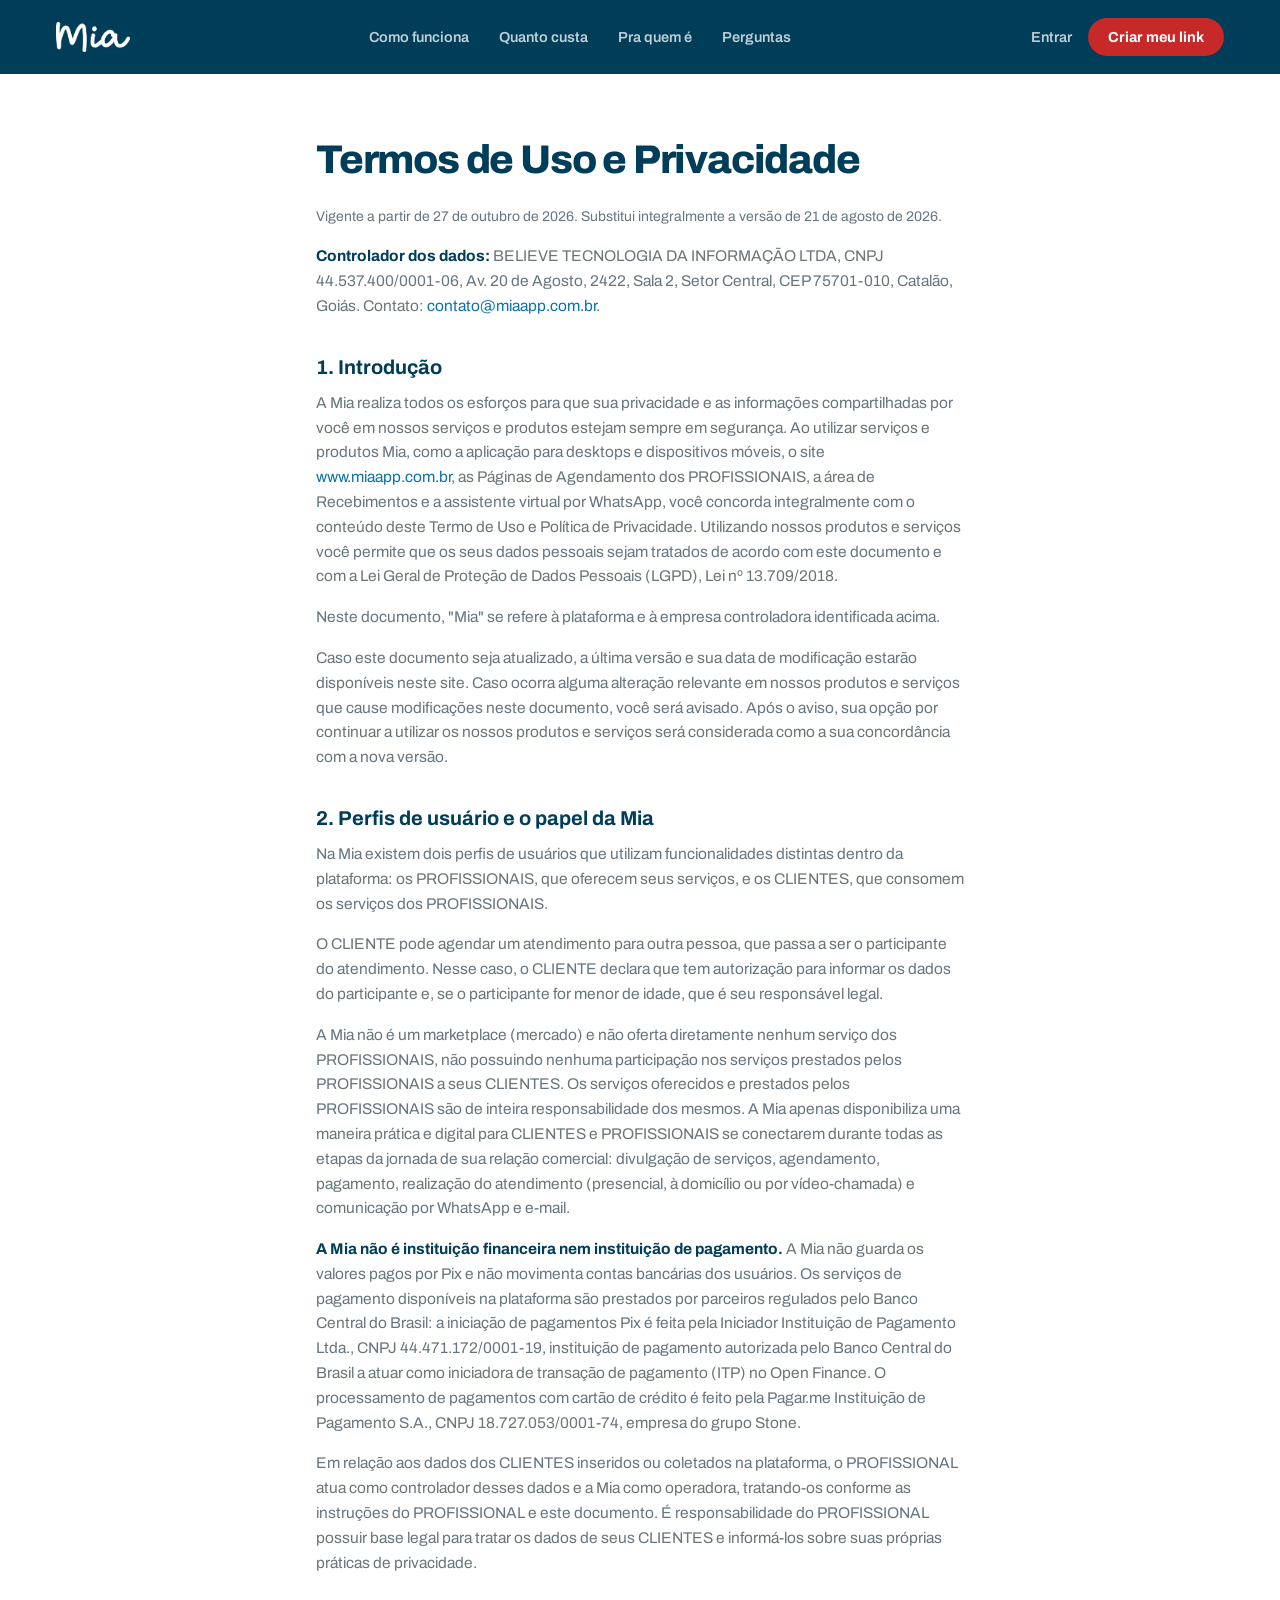
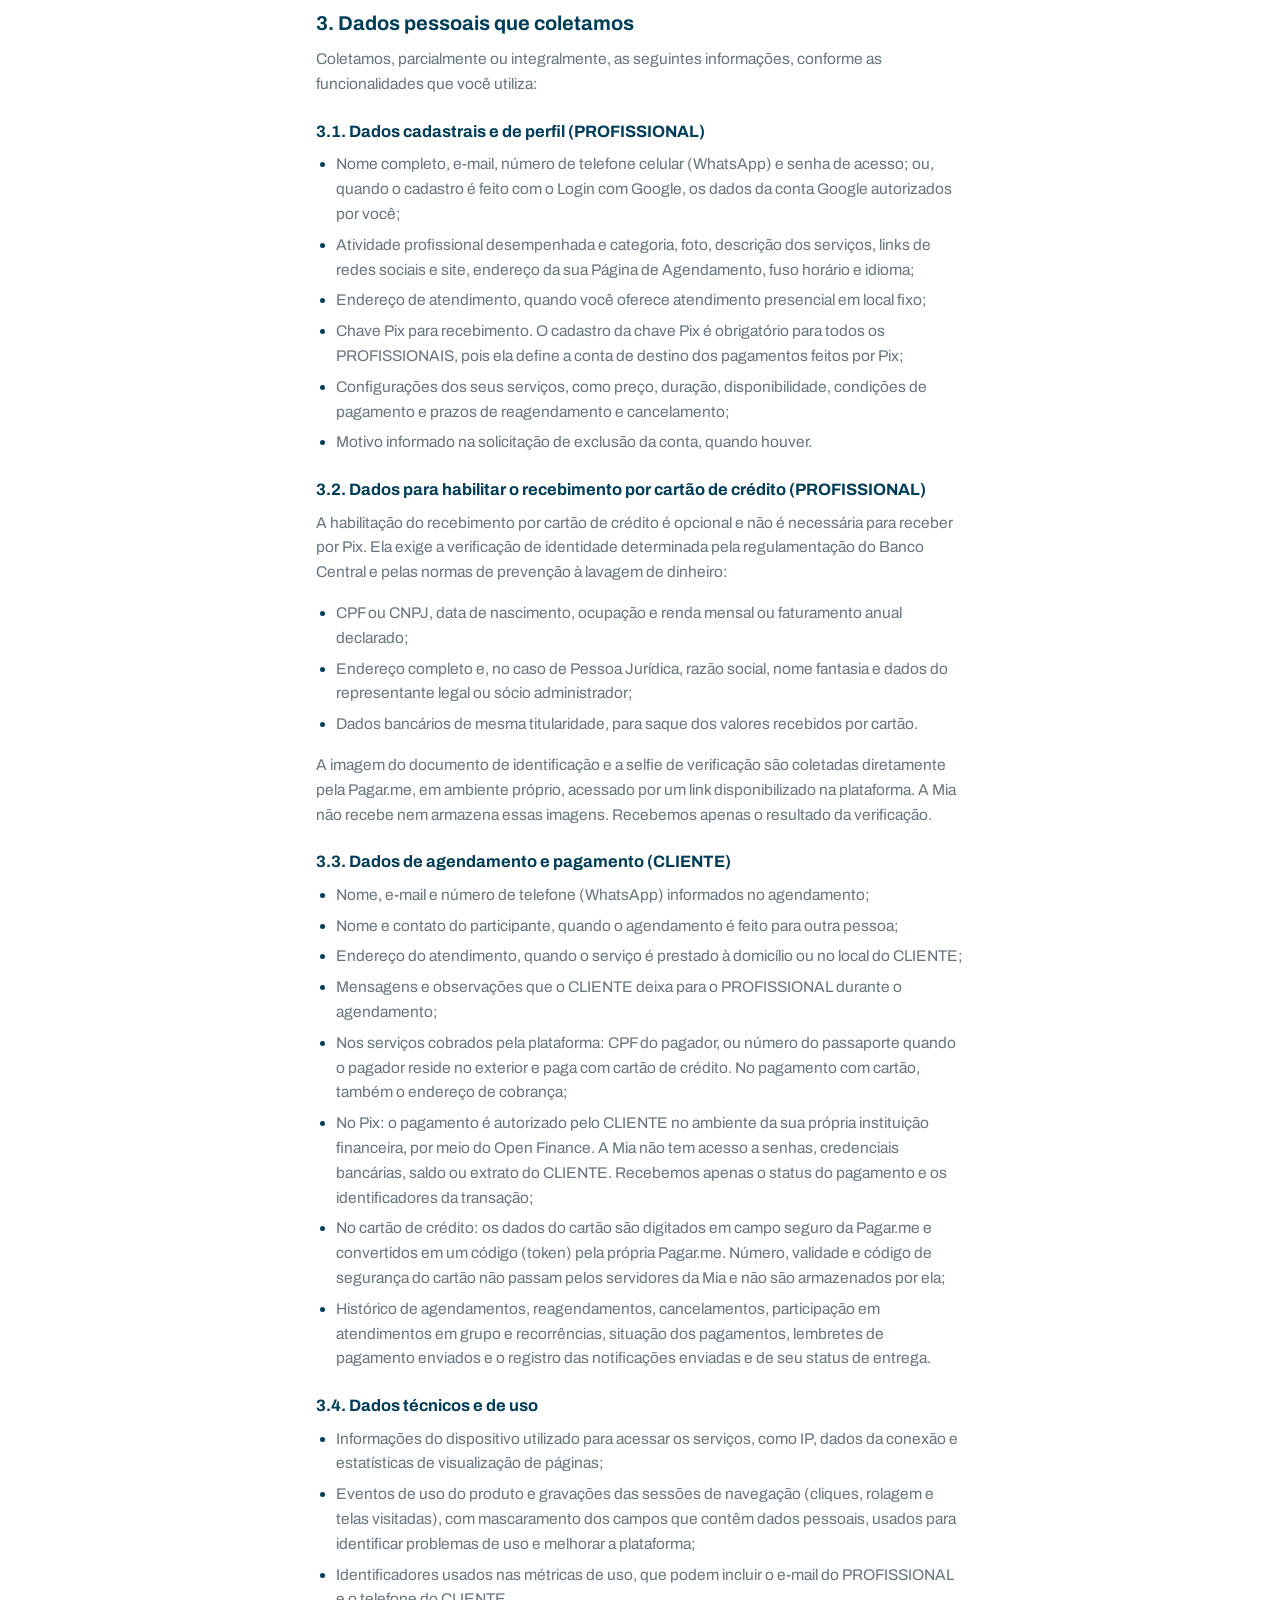
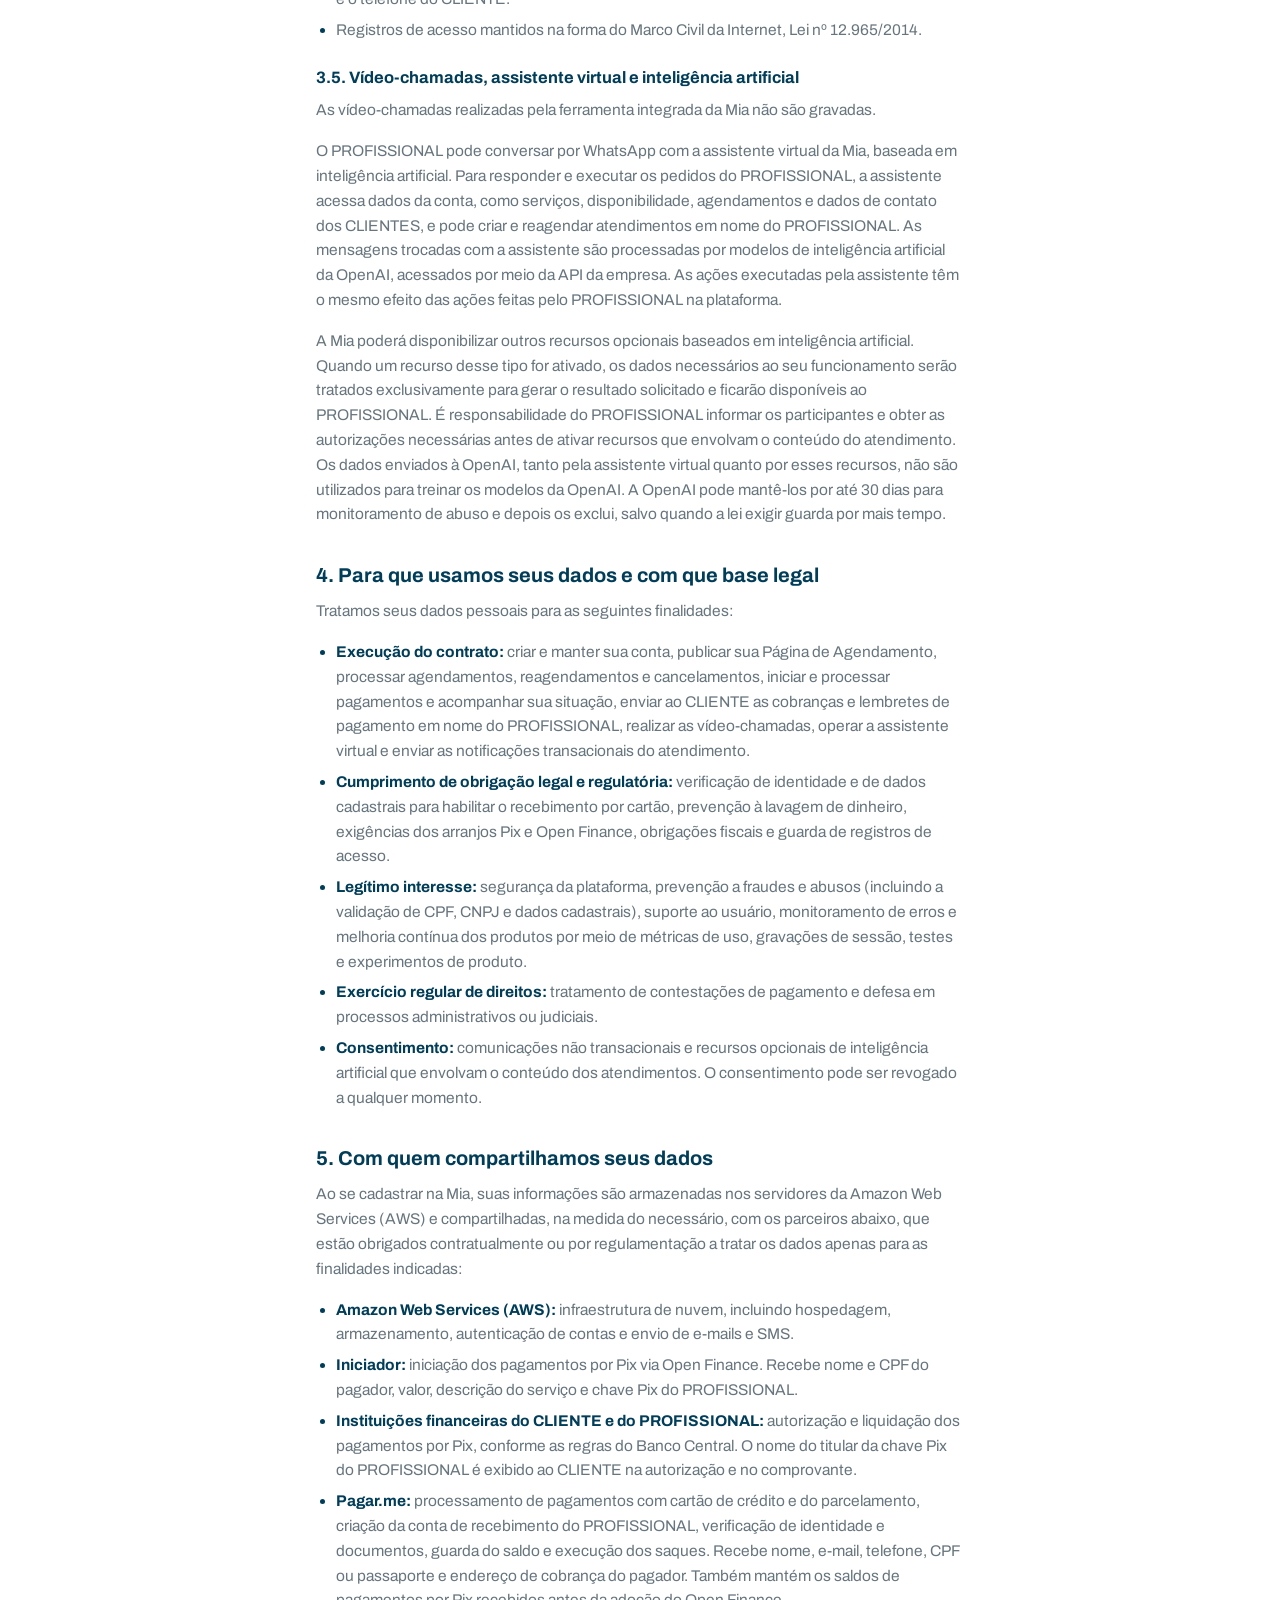
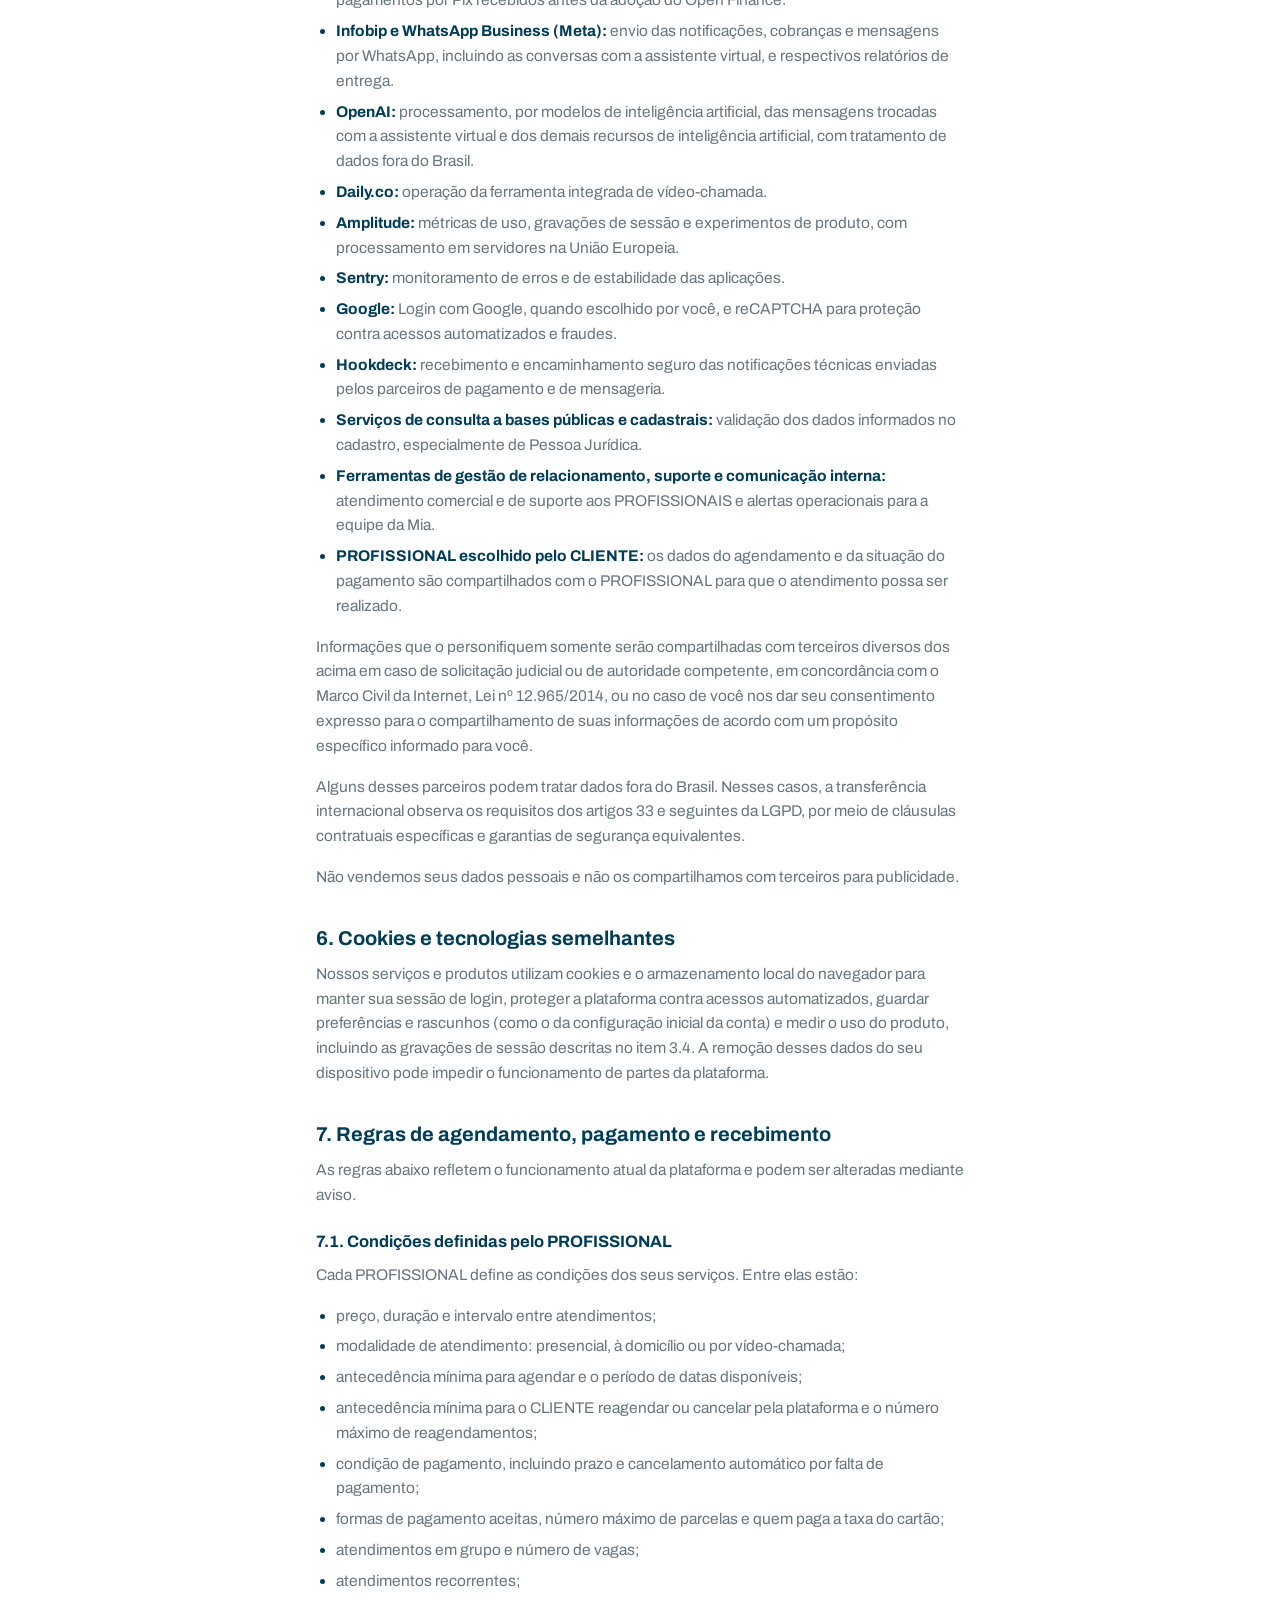
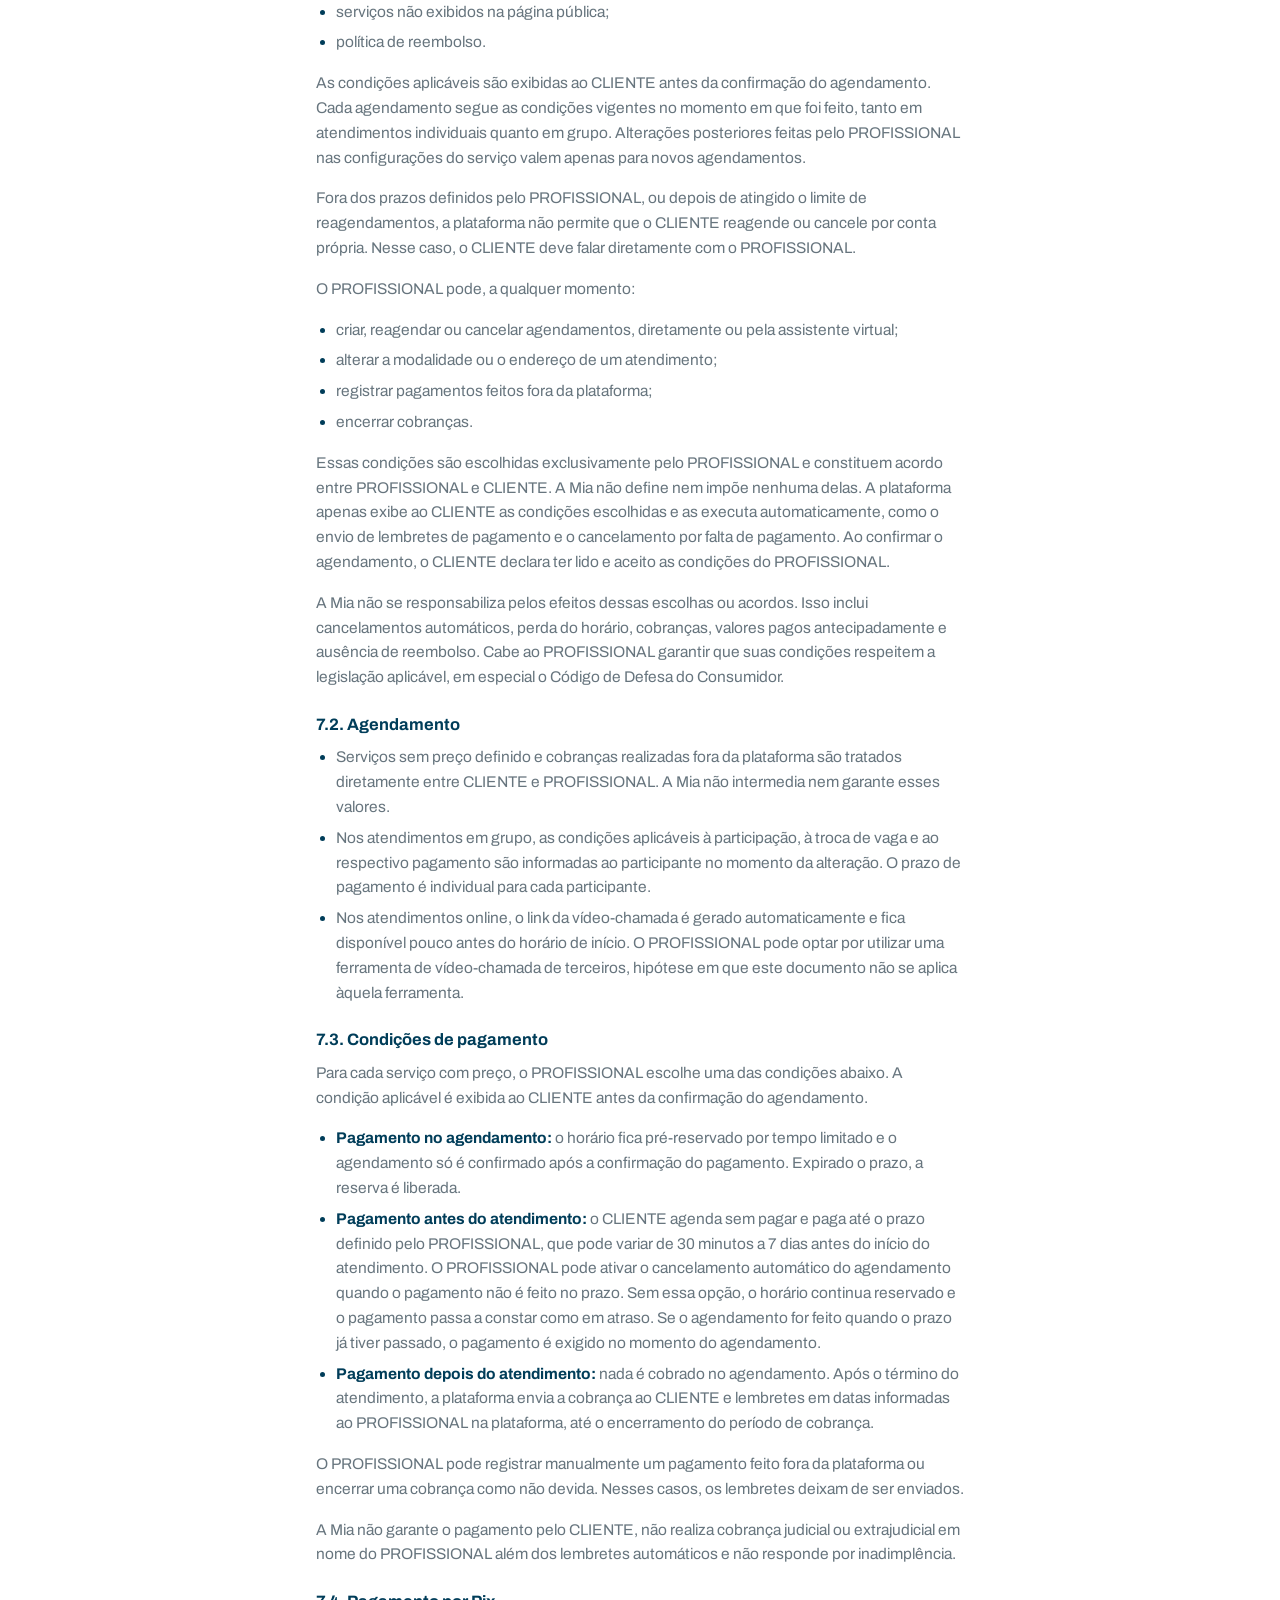
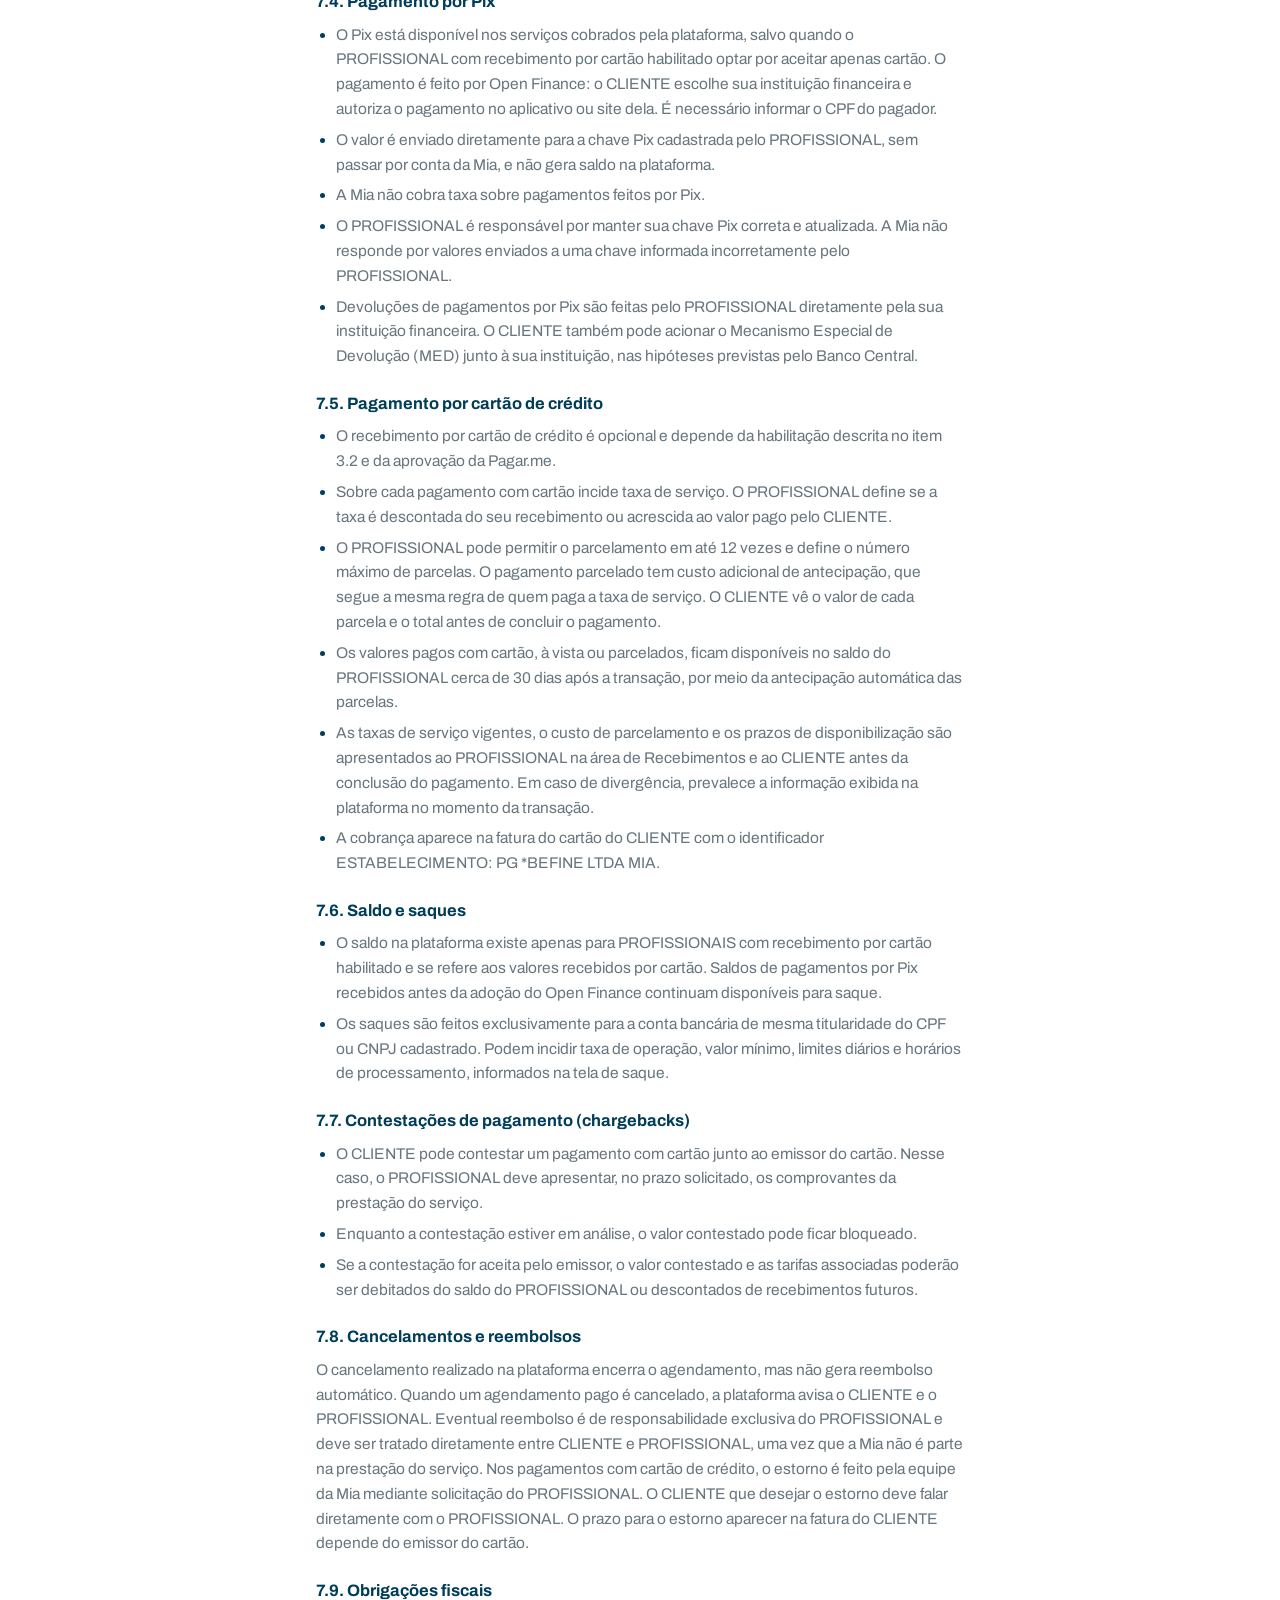
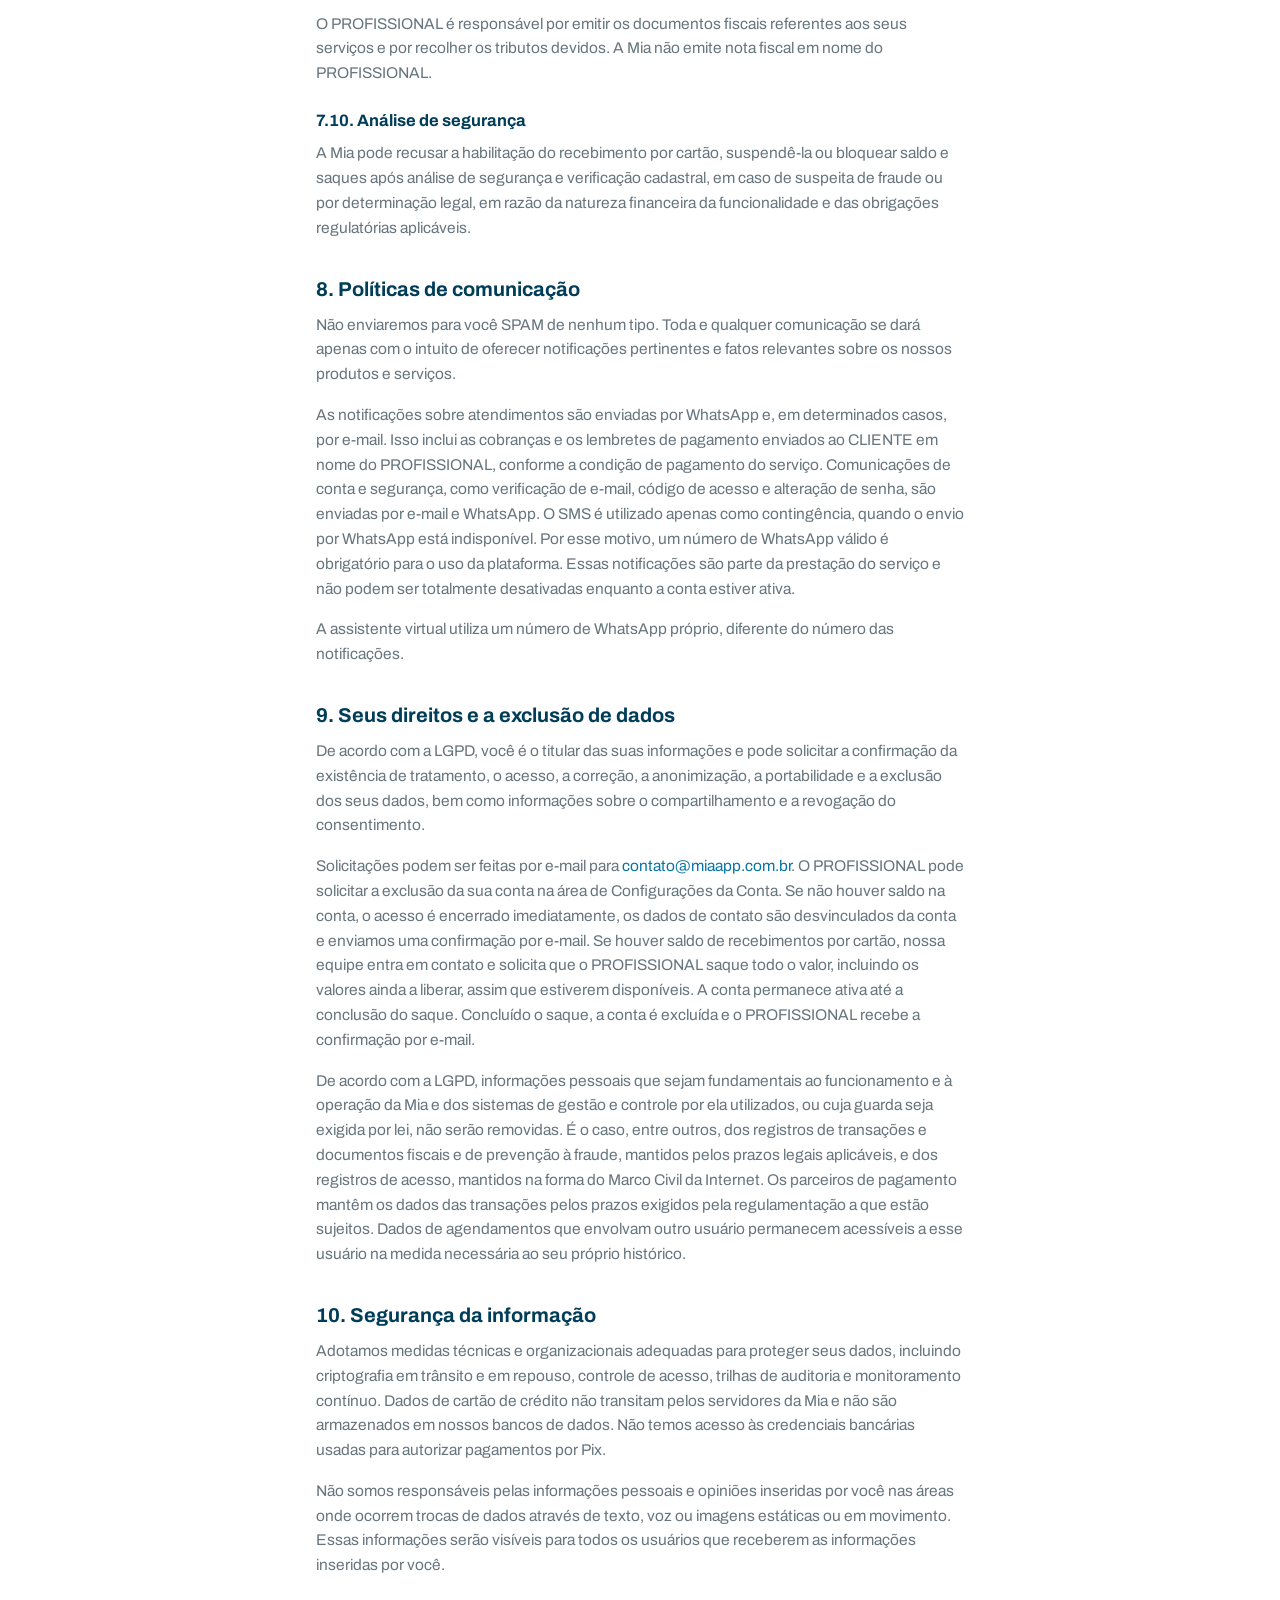
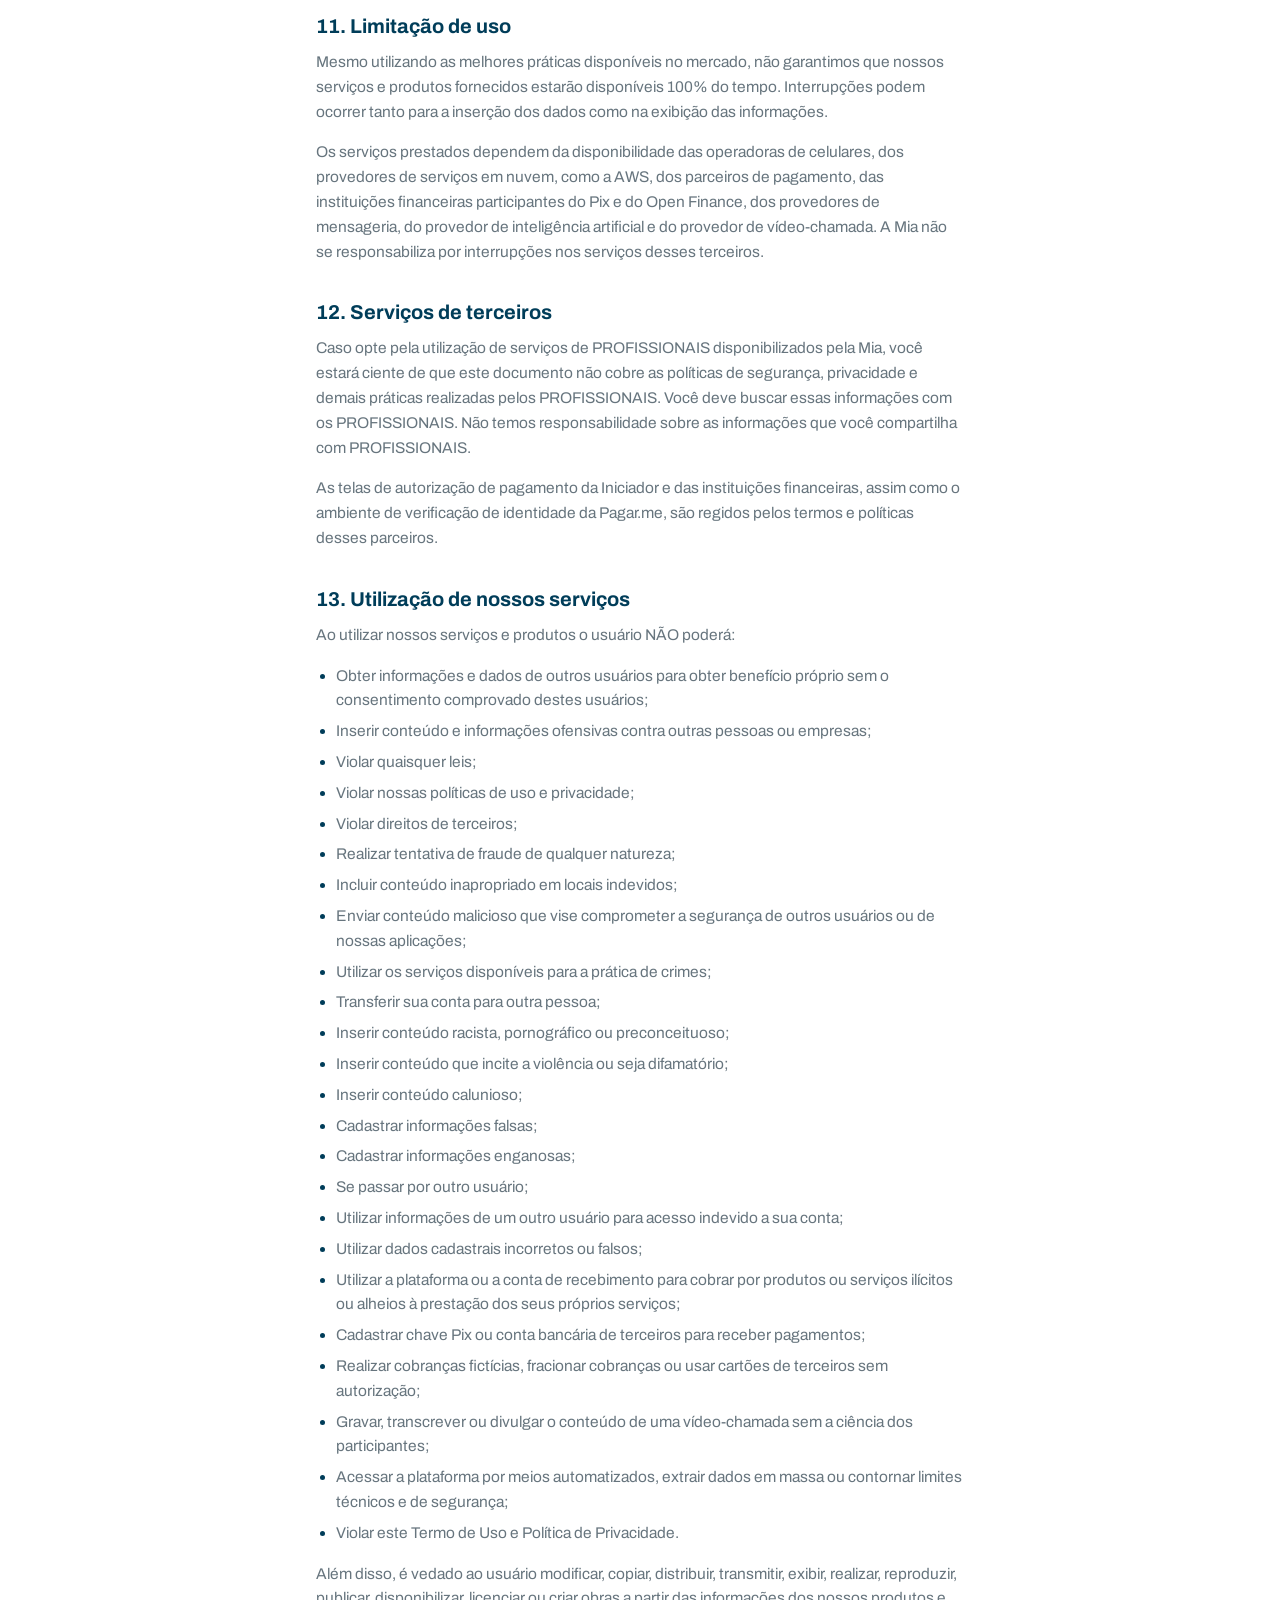
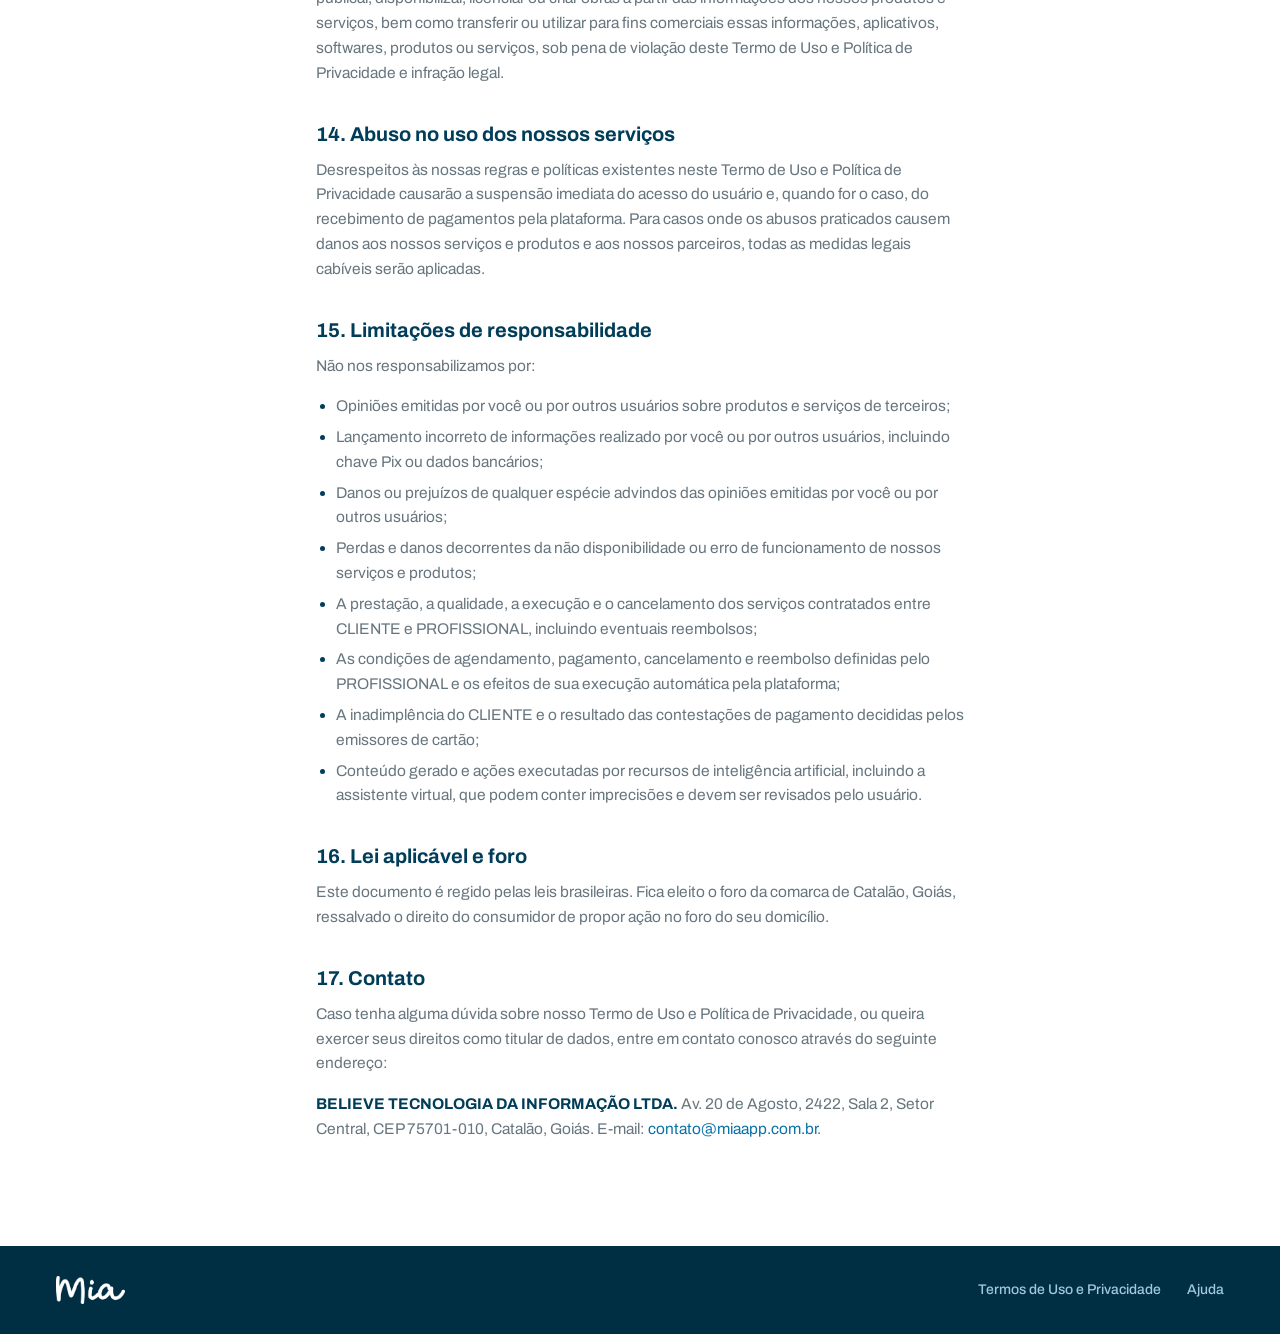
<file: termos-de-uso-e-privacidade.html>
<!DOCTYPE html>
<html lang="pt-BR">
<head>
<meta charset="utf-8">
<meta name="viewport" content="width=device-width, initial-scale=1">
<title>Termos de Uso e Privacidade · Mia</title>
<meta name="description" content="Termos de Uso e Privacidade dos serviços e produtos Mia.">
<meta name="theme-color" content="#08283A">

<meta property="og:type" content="website">
<meta property="og:title" content="Termos de Uso e Privacidade · Mia">
<meta property="og:locale" content="pt_BR">
<meta property="og:url" content="https://miaapp.com.br/termos-de-uso-e-privacidade">

<!-- OpenAI Ads (ChatGPT Ads) — script de configuração do painel, no topo do <head> -->
<script>!function(w,d,s,u){if(w.oaiq)return;var q=function(){q.q.push(arguments)};q.q=[];w.oaiq=q;var j=d.createElement(s);j.async=1;j.src=u;var f=d.getElementsByTagName(s)[0];f.parentNode.insertBefore(j,f)}(window,document,"script","https://bzrcdn.openai.com/sdk/oaiq.min.js");oaiq("init",{pixelId:"Hp6vxcY38XyiUvp6rbK3mq"});</script>
<script>
  // O SDK não dispara page view sozinho: sem esta linha, o pixel carrega e não registra nada.
  oaiq("measure", "page_viewed");
</script>

<!-- Microsoft Clarity -->
<script type="text/javascript">
    (function(c,l,a,r,i,t,y){
        c[a]=c[a]||function(){(c[a].q=c[a].q||[]).push(arguments)};
        t=l.createElement(r);t.async=1;t.src="https://www.clarity.ms/tag/"+i;
        y=l.getElementsByTagName(r)[0];y.parentNode.insertBefore(t,y);
    })(window, document, "clarity", "script", "ykcqxc0ffo");
</script>

<!-- RudderStack JavaScript SDK -->
<script type="text/javascript">
  !function(){"use strict";window.RudderSnippetVersion="3.3.0";var e="rudderanalytics";window[e]||(window[e]=[])
  ;var rudderanalytics=window[e];if(Array.isArray(rudderanalytics)){
  if(true===rudderanalytics.snippetExecuted&&window.console&&console.error){
  console.error("RudderStack JavaScript SDK snippet included more than once.")}else{rudderanalytics.snippetExecuted=true,
  window.rudderAnalyticsBuildType="legacy";var sdkBaseUrl="https://cdn.rudderlabs.com";var sdkVersion="v3"
  ;var sdkFileName="rsa.min.js";var scriptLoadingMode="async"
  ;var r=["setDefaultInstanceKey","load","ready","page","track","identify","alias","group","reset","setAnonymousId","startSession","endSession","consent","addCustomIntegration","setCustomContext","clearCustomContext"]
  ;for(var n=0;n<r.length;n++){var t=r[n];rudderanalytics[t]=function(r){return function(){var n
  ;Array.isArray(window[e])?rudderanalytics.push([r].concat(Array.prototype.slice.call(arguments))):null===(n=window[e][r])||void 0===n||n.apply(window[e],arguments)
  }}(t)}try{
  new Function('class Test{field=()=>{};test({prop=[]}={}){return prop?(prop?.property??[...prop]):import("");}}'),
  window.rudderAnalyticsBuildType="modern"}catch(i){}var d=document.head||document.getElementsByTagName("head")[0]
  ;var o=document.body||document.getElementsByTagName("body")[0];window.rudderAnalyticsAddScript=function(e,r,n){
  var t=document.createElement("script");t.src=e,t.setAttribute("data-loader","RS_JS_SDK"),r&&n&&t.setAttribute(r,n),
  "async"===scriptLoadingMode?t.async=true:"defer"===scriptLoadingMode&&(t.defer=true),
  d?d.insertBefore(t,d.firstChild):o.insertBefore(t,o.firstChild)},window.rudderAnalyticsMount=function(){!function(){
  if("undefined"==typeof globalThis){var e;var r=function getGlobal(){
  return"undefined"!=typeof self?self:"undefined"!=typeof window?window:null}();r&&Object.defineProperty(r,"globalThis",{
  value:r,configurable:true})}
  }(),window.rudderAnalyticsAddScript("".concat(sdkBaseUrl,"/").concat(sdkVersion,"/").concat(window.rudderAnalyticsBuildType,"/").concat(sdkFileName),"data-rsa-write-key","34ndFYFhQmaiPjSdHmsHucwPRtV")
  },
  "undefined"==typeof Promise||"undefined"==typeof globalThis?window.rudderAnalyticsAddScript("https://polyfill-fastly.io/v3/polyfill.min.js?version=3.111.0&features=Symbol%2CPromise&callback=rudderAnalyticsMount"):window.rudderAnalyticsMount()
  ;var loadOptions={useBeacon:true};rudderanalytics.load("34ndFYFhQmaiPjSdHmsHucwPRtV","https://bitboundaipthl.dataplane.rudderstack.com",loadOptions)}}}();

  // O SDK v3 removeu a chamada implícita de page que existia nas versões anteriores:
  // sem esta linha, nenhum page view é enviado ao dataplane.
  rudderanalytics.page();
</script>

<!-- TODO RASTREIO: cole aqui o snippet do Google Tag Manager (head) -->
<!-- TODO RASTREIO: cole aqui o snippet do Meta Pixel (head). Os CTAs já expõem data-cta e data-cta-location para disparar eventos sem tocar no HTML. -->

<link rel="icon" href="/assets/favicon.png" type="image/png">
<link rel="apple-touch-icon" href="/assets/favicon.png">

<link rel="preconnect" href="https://fonts.googleapis.com">
<link rel="preconnect" href="https://fonts.gstatic.com" crossorigin>
<link href="https://fonts.googleapis.com/css2?family=Archivo:wght@400;500;600;700;800;900&display=swap" rel="stylesheet">
<link rel="stylesheet" href="/styles.css">
</head>
<body class="page-legal">

<!-- TODO RASTREIO: cole aqui o <noscript> do Google Tag Manager (body) -->

<header class="site-header">
  <div class="container site-header__inner">
    <a class="brand" href="/" data-cta="logo" data-cta-location="header"><img src="/assets/mia-logo-branco.png" alt="Mia" width="782" height="318"></a>
    <nav class="nav-links" aria-label="Seções da página">
      <a href="/#como-funciona">Como funciona</a>
      <a href="/#quanto-custa">Quanto custa</a>
      <a href="/#pra-quem-e">Pra quem é</a>
      <a href="/#perguntas">Perguntas</a>
    </nav>
    <div class="site-header__actions">
      <!-- CONFIRMAR: URL de login deduzida a partir de /auth/sign-up, não foi possível validar -->
      <a class="link-quiet" href="https://web.miaapp.com.br/auth/sign-in" id="cta-entrar-header" data-cta="entrar" data-cta-location="header">Entrar</a>
      <a class="btn btn--coral btn--sm" href="https://web.miaapp.com.br/auth/sign-up" id="cta-criar-header" data-cta="criar-link" data-cta-location="header">Criar meu link</a>
    </div>
  </div>
</header>

<main class="legal">
  <div class="container legal__inner">
    <h1 class="legal__title">Termos de Uso e Privacidade</h1>
    <p class="legal__meta">Vigente a partir de 27 de outubro de 2026. Substitui integralmente a versão de 21 de agosto de 2026.</p>
    <p><strong>Controlador dos dados:</strong> BELIEVE TECNOLOGIA DA INFORMAÇÃO LTDA, CNPJ 44.537.400/0001-06, Av. 20 de Agosto, 2422, Sala 2, Setor Central, CEP 75701-010, Catalão, Goiás. Contato: <a href="mailto:contato@miaapp.com.br">contato@miaapp.com.br</a>.</p>

    <h2>1. Introdução</h2>
    <p>A Mia realiza todos os esforços para que sua privacidade e as informações compartilhadas por você em nossos serviços e produtos estejam sempre em segurança. Ao utilizar serviços e produtos Mia, como a aplicação para desktops e dispositivos móveis, o site <a href="https://miaapp.com.br/">www.miaapp.com.br</a>, as Páginas de Agendamento dos PROFISSIONAIS, a área de Recebimentos e a assistente virtual por WhatsApp, você concorda integralmente com o conteúdo deste Termo de Uso e Política de Privacidade. Utilizando nossos produtos e serviços você permite que os seus dados pessoais sejam tratados de acordo com este documento e com a Lei Geral de Proteção de Dados Pessoais (LGPD), Lei nº 13.709/2018.</p>
    <p>Neste documento, "Mia" se refere à plataforma e à empresa controladora identificada acima.</p>
    <p>Caso este documento seja atualizado, a última versão e sua data de modificação estarão disponíveis neste site. Caso ocorra alguma alteração relevante em nossos produtos e serviços que cause modificações neste documento, você será avisado. Após o aviso, sua opção por continuar a utilizar os nossos produtos e serviços será considerada como a sua concordância com a nova versão.</p>

    <h2>2. Perfis de usuário e o papel da Mia</h2>
    <p>Na Mia existem dois perfis de usuários que utilizam funcionalidades distintas dentro da plataforma: os PROFISSIONAIS, que oferecem seus serviços, e os CLIENTES, que consomem os serviços dos PROFISSIONAIS.</p>
    <p>O CLIENTE pode agendar um atendimento para outra pessoa, que passa a ser o participante do atendimento. Nesse caso, o CLIENTE declara que tem autorização para informar os dados do participante e, se o participante for menor de idade, que é seu responsável legal.</p>
    <p>A Mia não é um marketplace (mercado) e não oferta diretamente nenhum serviço dos PROFISSIONAIS, não possuindo nenhuma participação nos serviços prestados pelos PROFISSIONAIS a seus CLIENTES. Os serviços oferecidos e prestados pelos PROFISSIONAIS são de inteira responsabilidade dos mesmos. A Mia apenas disponibiliza uma maneira prática e digital para CLIENTES e PROFISSIONAIS se conectarem durante todas as etapas da jornada de sua relação comercial: divulgação de serviços, agendamento, pagamento, realização do atendimento (presencial, à domicílio ou por vídeo-chamada) e comunicação por WhatsApp e e-mail.</p>
    <p><strong>A Mia não é instituição financeira nem instituição de pagamento.</strong> A Mia não guarda os valores pagos por Pix e não movimenta contas bancárias dos usuários. Os serviços de pagamento disponíveis na plataforma são prestados por parceiros regulados pelo Banco Central do Brasil: a iniciação de pagamentos Pix é feita pela Iniciador Instituição de Pagamento Ltda., CNPJ 44.471.172/0001-19, instituição de pagamento autorizada pelo Banco Central do Brasil a atuar como iniciadora de transação de pagamento (ITP) no Open Finance. O processamento de pagamentos com cartão de crédito é feito pela Pagar.me Instituição de Pagamento S.A., CNPJ 18.727.053/0001-74, empresa do grupo Stone.</p>
    <p>Em relação aos dados dos CLIENTES inseridos ou coletados na plataforma, o PROFISSIONAL atua como controlador desses dados e a Mia como operadora, tratando-os conforme as instruções do PROFISSIONAL e este documento. É responsabilidade do PROFISSIONAL possuir base legal para tratar os dados de seus CLIENTES e informá-los sobre suas próprias práticas de privacidade.</p>

    <h2>3. Dados pessoais que coletamos</h2>
    <p>Coletamos, parcialmente ou integralmente, as seguintes informações, conforme as funcionalidades que você utiliza:</p>

    <h3>3.1. Dados cadastrais e de perfil (PROFISSIONAL)</h3>
    <ul>
      <li>Nome completo, e-mail, número de telefone celular (WhatsApp) e senha de acesso; ou, quando o cadastro é feito com o Login com Google, os dados da conta Google autorizados por você;</li>
      <li>Atividade profissional desempenhada e categoria, foto, descrição dos serviços, links de redes sociais e site, endereço da sua Página de Agendamento, fuso horário e idioma;</li>
      <li>Endereço de atendimento, quando você oferece atendimento presencial em local fixo;</li>
      <li>Chave Pix para recebimento. O cadastro da chave Pix é obrigatório para todos os PROFISSIONAIS, pois ela define a conta de destino dos pagamentos feitos por Pix;</li>
      <li>Configurações dos seus serviços, como preço, duração, disponibilidade, condições de pagamento e prazos de reagendamento e cancelamento;</li>
      <li>Motivo informado na solicitação de exclusão da conta, quando houver.</li>
    </ul>

    <h3>3.2. Dados para habilitar o recebimento por cartão de crédito (PROFISSIONAL)</h3>
    <p>A habilitação do recebimento por cartão de crédito é opcional e não é necessária para receber por Pix. Ela exige a verificação de identidade determinada pela regulamentação do Banco Central e pelas normas de prevenção à lavagem de dinheiro:</p>
    <ul>
      <li>CPF ou CNPJ, data de nascimento, ocupação e renda mensal ou faturamento anual declarado;</li>
      <li>Endereço completo e, no caso de Pessoa Jurídica, razão social, nome fantasia e dados do representante legal ou sócio administrador;</li>
      <li>Dados bancários de mesma titularidade, para saque dos valores recebidos por cartão.</li>
    </ul>
    <p>A imagem do documento de identificação e a selfie de verificação são coletadas diretamente pela Pagar.me, em ambiente próprio, acessado por um link disponibilizado na plataforma. A Mia não recebe nem armazena essas imagens. Recebemos apenas o resultado da verificação.</p>

    <h3>3.3. Dados de agendamento e pagamento (CLIENTE)</h3>
    <ul>
      <li>Nome, e-mail e número de telefone (WhatsApp) informados no agendamento;</li>
      <li>Nome e contato do participante, quando o agendamento é feito para outra pessoa;</li>
      <li>Endereço do atendimento, quando o serviço é prestado à domicílio ou no local do CLIENTE;</li>
      <li>Mensagens e observações que o CLIENTE deixa para o PROFISSIONAL durante o agendamento;</li>
      <li>Nos serviços cobrados pela plataforma: CPF do pagador, ou número do passaporte quando o pagador reside no exterior e paga com cartão de crédito. No pagamento com cartão, também o endereço de cobrança;</li>
      <li>No Pix: o pagamento é autorizado pelo CLIENTE no ambiente da sua própria instituição financeira, por meio do Open Finance. A Mia não tem acesso a senhas, credenciais bancárias, saldo ou extrato do CLIENTE. Recebemos apenas o status do pagamento e os identificadores da transação;</li>
      <li>No cartão de crédito: os dados do cartão são digitados em campo seguro da Pagar.me e convertidos em um código (token) pela própria Pagar.me. Número, validade e código de segurança do cartão não passam pelos servidores da Mia e não são armazenados por ela;</li>
      <li>Histórico de agendamentos, reagendamentos, cancelamentos, participação em atendimentos em grupo e recorrências, situação dos pagamentos, lembretes de pagamento enviados e o registro das notificações enviadas e de seu status de entrega.</li>
    </ul>

    <h3>3.4. Dados técnicos e de uso</h3>
    <ul>
      <li>Informações do dispositivo utilizado para acessar os serviços, como IP, dados da conexão e estatísticas de visualização de páginas;</li>
      <li>Eventos de uso do produto e gravações das sessões de navegação (cliques, rolagem e telas visitadas), com mascaramento dos campos que contêm dados pessoais, usados para identificar problemas de uso e melhorar a plataforma;</li>
      <li>Identificadores usados nas métricas de uso, que podem incluir o e-mail do PROFISSIONAL e o telefone do CLIENTE.</li>
      <li>Registros de acesso mantidos na forma do Marco Civil da Internet, Lei nº 12.965/2014.</li>
    </ul>

    <h3>3.5. Vídeo-chamadas, assistente virtual e inteligência artificial</h3>
    <p>As vídeo-chamadas realizadas pela ferramenta integrada da Mia não são gravadas.</p>
    <p>O PROFISSIONAL pode conversar por WhatsApp com a assistente virtual da Mia, baseada em inteligência artificial. Para responder e executar os pedidos do PROFISSIONAL, a assistente acessa dados da conta, como serviços, disponibilidade, agendamentos e dados de contato dos CLIENTES, e pode criar e reagendar atendimentos em nome do PROFISSIONAL. As mensagens trocadas com a assistente são processadas por modelos de inteligência artificial da OpenAI, acessados por meio da API da empresa. As ações executadas pela assistente têm o mesmo efeito das ações feitas pelo PROFISSIONAL na plataforma.</p>
    <p>A Mia poderá disponibilizar outros recursos opcionais baseados em inteligência artificial. Quando um recurso desse tipo for ativado, os dados necessários ao seu funcionamento serão tratados exclusivamente para gerar o resultado solicitado e ficarão disponíveis ao PROFISSIONAL. É responsabilidade do PROFISSIONAL informar os participantes e obter as autorizações necessárias antes de ativar recursos que envolvam o conteúdo do atendimento. Os dados enviados à OpenAI, tanto pela assistente virtual quanto por esses recursos, não são utilizados para treinar os modelos da OpenAI. A OpenAI pode mantê-los por até 30 dias para monitoramento de abuso e depois os exclui, salvo quando a lei exigir guarda por mais tempo.</p>

    <h2>4. Para que usamos seus dados e com que base legal</h2>
    <p>Tratamos seus dados pessoais para as seguintes finalidades:</p>
    <ul>
      <li><strong>Execução do contrato:</strong> criar e manter sua conta, publicar sua Página de Agendamento, processar agendamentos, reagendamentos e cancelamentos, iniciar e processar pagamentos e acompanhar sua situação, enviar ao CLIENTE as cobranças e lembretes de pagamento em nome do PROFISSIONAL, realizar as vídeo-chamadas, operar a assistente virtual e enviar as notificações transacionais do atendimento.</li>
      <li><strong>Cumprimento de obrigação legal e regulatória:</strong> verificação de identidade e de dados cadastrais para habilitar o recebimento por cartão, prevenção à lavagem de dinheiro, exigências dos arranjos Pix e Open Finance, obrigações fiscais e guarda de registros de acesso.</li>
      <li><strong>Legítimo interesse:</strong> segurança da plataforma, prevenção a fraudes e abusos (incluindo a validação de CPF, CNPJ e dados cadastrais), suporte ao usuário, monitoramento de erros e melhoria contínua dos produtos por meio de métricas de uso, gravações de sessão, testes e experimentos de produto.</li>
      <li><strong>Exercício regular de direitos:</strong> tratamento de contestações de pagamento e defesa em processos administrativos ou judiciais.</li>
      <li><strong>Consentimento:</strong> comunicações não transacionais e recursos opcionais de inteligência artificial que envolvam o conteúdo dos atendimentos. O consentimento pode ser revogado a qualquer momento.</li>
    </ul>

    <h2>5. Com quem compartilhamos seus dados</h2>
    <p>Ao se cadastrar na Mia, suas informações são armazenadas nos servidores da Amazon Web Services (AWS) e compartilhadas, na medida do necessário, com os parceiros abaixo, que estão obrigados contratualmente ou por regulamentação a tratar os dados apenas para as finalidades indicadas:</p>
    <ul>
      <li><strong>Amazon Web Services (AWS):</strong> infraestrutura de nuvem, incluindo hospedagem, armazenamento, autenticação de contas e envio de e-mails e SMS.</li>
      <li><strong>Iniciador:</strong> iniciação dos pagamentos por Pix via Open Finance. Recebe nome e CPF do pagador, valor, descrição do serviço e chave Pix do PROFISSIONAL.</li>
      <li><strong>Instituições financeiras do CLIENTE e do PROFISSIONAL:</strong> autorização e liquidação dos pagamentos por Pix, conforme as regras do Banco Central. O nome do titular da chave Pix do PROFISSIONAL é exibido ao CLIENTE na autorização e no comprovante.</li>
      <li><strong>Pagar.me:</strong> processamento de pagamentos com cartão de crédito e do parcelamento, criação da conta de recebimento do PROFISSIONAL, verificação de identidade e documentos, guarda do saldo e execução dos saques. Recebe nome, e-mail, telefone, CPF ou passaporte e endereço de cobrança do pagador. Também mantém os saldos de pagamentos por Pix recebidos antes da adoção do Open Finance.</li>
      <li><strong>Infobip e WhatsApp Business (Meta):</strong> envio das notificações, cobranças e mensagens por WhatsApp, incluindo as conversas com a assistente virtual, e respectivos relatórios de entrega.</li>
      <li><strong>OpenAI:</strong> processamento, por modelos de inteligência artificial, das mensagens trocadas com a assistente virtual e dos demais recursos de inteligência artificial, com tratamento de dados fora do Brasil.</li>
      <li><strong>Daily.co:</strong> operação da ferramenta integrada de vídeo-chamada.</li>
      <li><strong>Amplitude:</strong> métricas de uso, gravações de sessão e experimentos de produto, com processamento em servidores na União Europeia.</li>
      <li><strong>Sentry:</strong> monitoramento de erros e de estabilidade das aplicações.</li>
      <li><strong>Google:</strong> Login com Google, quando escolhido por você, e reCAPTCHA para proteção contra acessos automatizados e fraudes.</li>
      <li><strong>Hookdeck:</strong> recebimento e encaminhamento seguro das notificações técnicas enviadas pelos parceiros de pagamento e de mensageria.</li>
      <li><strong>Serviços de consulta a bases públicas e cadastrais:</strong> validação dos dados informados no cadastro, especialmente de Pessoa Jurídica.</li>
      <li><strong>Ferramentas de gestão de relacionamento, suporte e comunicação interna:</strong> atendimento comercial e de suporte aos PROFISSIONAIS e alertas operacionais para a equipe da Mia.</li>
      <li><strong>PROFISSIONAL escolhido pelo CLIENTE:</strong> os dados do agendamento e da situação do pagamento são compartilhados com o PROFISSIONAL para que o atendimento possa ser realizado.</li>
    </ul>
    <p>Informações que o personifiquem somente serão compartilhadas com terceiros diversos dos acima em caso de solicitação judicial ou de autoridade competente, em concordância com o Marco Civil da Internet, Lei nº 12.965/2014, ou no caso de você nos dar seu consentimento expresso para o compartilhamento de suas informações de acordo com um propósito específico informado para você.</p>
    <p>Alguns desses parceiros podem tratar dados fora do Brasil. Nesses casos, a transferência internacional observa os requisitos dos artigos 33 e seguintes da LGPD, por meio de cláusulas contratuais específicas e garantias de segurança equivalentes.</p>
    <p>Não vendemos seus dados pessoais e não os compartilhamos com terceiros para publicidade.</p>

    <h2>6. Cookies e tecnologias semelhantes</h2>
    <p>Nossos serviços e produtos utilizam cookies e o armazenamento local do navegador para manter sua sessão de login, proteger a plataforma contra acessos automatizados, guardar preferências e rascunhos (como o da configuração inicial da conta) e medir o uso do produto, incluindo as gravações de sessão descritas no item 3.4. A remoção desses dados do seu dispositivo pode impedir o funcionamento de partes da plataforma.</p>

    <h2>7. Regras de agendamento, pagamento e recebimento</h2>
    <p>As regras abaixo refletem o funcionamento atual da plataforma e podem ser alteradas mediante aviso.</p>

    <h3>7.1. Condições definidas pelo PROFISSIONAL</h3>
    <p>Cada PROFISSIONAL define as condições dos seus serviços. Entre elas estão:</p>
    <ul>
      <li>preço, duração e intervalo entre atendimentos;</li>
      <li>modalidade de atendimento: presencial, à domicílio ou por vídeo-chamada;</li>
      <li>antecedência mínima para agendar e o período de datas disponíveis;</li>
      <li>antecedência mínima para o CLIENTE reagendar ou cancelar pela plataforma e o número máximo de reagendamentos;</li>
      <li>condição de pagamento, incluindo prazo e cancelamento automático por falta de pagamento;</li>
      <li>formas de pagamento aceitas, número máximo de parcelas e quem paga a taxa do cartão;</li>
      <li>atendimentos em grupo e número de vagas;</li>
      <li>atendimentos recorrentes;</li>
      <li>serviços não exibidos na página pública;</li>
      <li>política de reembolso.</li>
    </ul>
    <p>As condições aplicáveis são exibidas ao CLIENTE antes da confirmação do agendamento. Cada agendamento segue as condições vigentes no momento em que foi feito, tanto em atendimentos individuais quanto em grupo. Alterações posteriores feitas pelo PROFISSIONAL nas configurações do serviço valem apenas para novos agendamentos.</p>
    <p>Fora dos prazos definidos pelo PROFISSIONAL, ou depois de atingido o limite de reagendamentos, a plataforma não permite que o CLIENTE reagende ou cancele por conta própria. Nesse caso, o CLIENTE deve falar diretamente com o PROFISSIONAL.</p>
    <p>O PROFISSIONAL pode, a qualquer momento:</p>
    <ul>
      <li>criar, reagendar ou cancelar agendamentos, diretamente ou pela assistente virtual;</li>
      <li>alterar a modalidade ou o endereço de um atendimento;</li>
      <li>registrar pagamentos feitos fora da plataforma;</li>
      <li>encerrar cobranças.</li>
    </ul>
    <p>Essas condições são escolhidas exclusivamente pelo PROFISSIONAL e constituem acordo entre PROFISSIONAL e CLIENTE. A Mia não define nem impõe nenhuma delas. A plataforma apenas exibe ao CLIENTE as condições escolhidas e as executa automaticamente, como o envio de lembretes de pagamento e o cancelamento por falta de pagamento. Ao confirmar o agendamento, o CLIENTE declara ter lido e aceito as condições do PROFISSIONAL.</p>
    <p>A Mia não se responsabiliza pelos efeitos dessas escolhas ou acordos. Isso inclui cancelamentos automáticos, perda do horário, cobranças, valores pagos antecipadamente e ausência de reembolso. Cabe ao PROFISSIONAL garantir que suas condições respeitem a legislação aplicável, em especial o Código de Defesa do Consumidor.</p>

    <h3>7.2. Agendamento</h3>
    <ul>
      <li>Serviços sem preço definido e cobranças realizadas fora da plataforma são tratados diretamente entre CLIENTE e PROFISSIONAL. A Mia não intermedia nem garante esses valores.</li>
      <li>Nos atendimentos em grupo, as condições aplicáveis à participação, à troca de vaga e ao respectivo pagamento são informadas ao participante no momento da alteração. O prazo de pagamento é individual para cada participante.</li>
      <li>Nos atendimentos online, o link da vídeo-chamada é gerado automaticamente e fica disponível pouco antes do horário de início. O PROFISSIONAL pode optar por utilizar uma ferramenta de vídeo-chamada de terceiros, hipótese em que este documento não se aplica àquela ferramenta.</li>
    </ul>

    <h3>7.3. Condições de pagamento</h3>
    <p>Para cada serviço com preço, o PROFISSIONAL escolhe uma das condições abaixo. A condição aplicável é exibida ao CLIENTE antes da confirmação do agendamento.</p>
    <ul>
      <li><strong>Pagamento no agendamento:</strong> o horário fica pré-reservado por tempo limitado e o agendamento só é confirmado após a confirmação do pagamento. Expirado o prazo, a reserva é liberada.</li>
      <li><strong>Pagamento antes do atendimento:</strong> o CLIENTE agenda sem pagar e paga até o prazo definido pelo PROFISSIONAL, que pode variar de 30 minutos a 7 dias antes do início do atendimento. O PROFISSIONAL pode ativar o cancelamento automático do agendamento quando o pagamento não é feito no prazo. Sem essa opção, o horário continua reservado e o pagamento passa a constar como em atraso. Se o agendamento for feito quando o prazo já tiver passado, o pagamento é exigido no momento do agendamento.</li>
      <li><strong>Pagamento depois do atendimento:</strong> nada é cobrado no agendamento. Após o término do atendimento, a plataforma envia a cobrança ao CLIENTE e lembretes em datas informadas ao PROFISSIONAL na plataforma, até o encerramento do período de cobrança.</li>
    </ul>
    <p>O PROFISSIONAL pode registrar manualmente um pagamento feito fora da plataforma ou encerrar uma cobrança como não devida. Nesses casos, os lembretes deixam de ser enviados.</p>
    <p>A Mia não garante o pagamento pelo CLIENTE, não realiza cobrança judicial ou extrajudicial em nome do PROFISSIONAL além dos lembretes automáticos e não responde por inadimplência.</p>

    <h3>7.4. Pagamento por Pix</h3>
    <ul>
      <li>O Pix está disponível nos serviços cobrados pela plataforma, salvo quando o PROFISSIONAL com recebimento por cartão habilitado optar por aceitar apenas cartão. O pagamento é feito por Open Finance: o CLIENTE escolhe sua instituição financeira e autoriza o pagamento no aplicativo ou site dela. É necessário informar o CPF do pagador.</li>
      <li>O valor é enviado diretamente para a chave Pix cadastrada pelo PROFISSIONAL, sem passar por conta da Mia, e não gera saldo na plataforma.</li>
      <li>A Mia não cobra taxa sobre pagamentos feitos por Pix.</li>
      <li>O PROFISSIONAL é responsável por manter sua chave Pix correta e atualizada. A Mia não responde por valores enviados a uma chave informada incorretamente pelo PROFISSIONAL.</li>
      <li>Devoluções de pagamentos por Pix são feitas pelo PROFISSIONAL diretamente pela sua instituição financeira. O CLIENTE também pode acionar o Mecanismo Especial de Devolução (MED) junto à sua instituição, nas hipóteses previstas pelo Banco Central.</li>
    </ul>

    <h3>7.5. Pagamento por cartão de crédito</h3>
    <ul>
      <li>O recebimento por cartão de crédito é opcional e depende da habilitação descrita no item 3.2 e da aprovação da Pagar.me.</li>
      <li>Sobre cada pagamento com cartão incide taxa de serviço. O PROFISSIONAL define se a taxa é descontada do seu recebimento ou acrescida ao valor pago pelo CLIENTE.</li>
      <li>O PROFISSIONAL pode permitir o parcelamento em até 12 vezes e define o número máximo de parcelas. O pagamento parcelado tem custo adicional de antecipação, que segue a mesma regra de quem paga a taxa de serviço. O CLIENTE vê o valor de cada parcela e o total antes de concluir o pagamento.</li>
      <li>Os valores pagos com cartão, à vista ou parcelados, ficam disponíveis no saldo do PROFISSIONAL cerca de 30 dias após a transação, por meio da antecipação automática das parcelas.</li>
      <li>As taxas de serviço vigentes, o custo de parcelamento e os prazos de disponibilização são apresentados ao PROFISSIONAL na área de Recebimentos e ao CLIENTE antes da conclusão do pagamento. Em caso de divergência, prevalece a informação exibida na plataforma no momento da transação.</li>
      <li>A cobrança aparece na fatura do cartão do CLIENTE com o identificador ESTABELECIMENTO: PG *BEFINE LTDA MIA.</li>
    </ul>

    <h3>7.6. Saldo e saques</h3>
    <ul>
      <li>O saldo na plataforma existe apenas para PROFISSIONAIS com recebimento por cartão habilitado e se refere aos valores recebidos por cartão. Saldos de pagamentos por Pix recebidos antes da adoção do Open Finance continuam disponíveis para saque.</li>
      <li>Os saques são feitos exclusivamente para a conta bancária de mesma titularidade do CPF ou CNPJ cadastrado. Podem incidir taxa de operação, valor mínimo, limites diários e horários de processamento, informados na tela de saque.</li>
    </ul>

    <h3>7.7. Contestações de pagamento (chargebacks)</h3>
    <ul>
      <li>O CLIENTE pode contestar um pagamento com cartão junto ao emissor do cartão. Nesse caso, o PROFISSIONAL deve apresentar, no prazo solicitado, os comprovantes da prestação do serviço.</li>
      <li>Enquanto a contestação estiver em análise, o valor contestado pode ficar bloqueado.</li>
      <li>Se a contestação for aceita pelo emissor, o valor contestado e as tarifas associadas poderão ser debitados do saldo do PROFISSIONAL ou descontados de recebimentos futuros.</li>
    </ul>

    <h3>7.8. Cancelamentos e reembolsos</h3>
    <p>O cancelamento realizado na plataforma encerra o agendamento, mas não gera reembolso automático. Quando um agendamento pago é cancelado, a plataforma avisa o CLIENTE e o PROFISSIONAL. Eventual reembolso é de responsabilidade exclusiva do PROFISSIONAL e deve ser tratado diretamente entre CLIENTE e PROFISSIONAL, uma vez que a Mia não é parte na prestação do serviço. Nos pagamentos com cartão de crédito, o estorno é feito pela equipe da Mia mediante solicitação do PROFISSIONAL. O CLIENTE que desejar o estorno deve falar diretamente com o PROFISSIONAL. O prazo para o estorno aparecer na fatura do CLIENTE depende do emissor do cartão.</p>

    <h3>7.9. Obrigações fiscais</h3>
    <p>O PROFISSIONAL é responsável por emitir os documentos fiscais referentes aos seus serviços e por recolher os tributos devidos. A Mia não emite nota fiscal em nome do PROFISSIONAL.</p>

    <h3>7.10. Análise de segurança</h3>
    <p>A Mia pode recusar a habilitação do recebimento por cartão, suspendê-la ou bloquear saldo e saques após análise de segurança e verificação cadastral, em caso de suspeita de fraude ou por determinação legal, em razão da natureza financeira da funcionalidade e das obrigações regulatórias aplicáveis.</p>

    <h2>8. Políticas de comunicação</h2>
    <p>Não enviaremos para você SPAM de nenhum tipo. Toda e qualquer comunicação se dará apenas com o intuito de oferecer notificações pertinentes e fatos relevantes sobre os nossos produtos e serviços.</p>
    <p>As notificações sobre atendimentos são enviadas por WhatsApp e, em determinados casos, por e-mail. Isso inclui as cobranças e os lembretes de pagamento enviados ao CLIENTE em nome do PROFISSIONAL, conforme a condição de pagamento do serviço. Comunicações de conta e segurança, como verificação de e-mail, código de acesso e alteração de senha, são enviadas por e-mail e WhatsApp. O SMS é utilizado apenas como contingência, quando o envio por WhatsApp está indisponível. Por esse motivo, um número de WhatsApp válido é obrigatório para o uso da plataforma. Essas notificações são parte da prestação do serviço e não podem ser totalmente desativadas enquanto a conta estiver ativa.</p>
    <p>A assistente virtual utiliza um número de WhatsApp próprio, diferente do número das notificações.</p>

    <h2>9. Seus direitos e a exclusão de dados</h2>
    <p>De acordo com a LGPD, você é o titular das suas informações e pode solicitar a confirmação da existência de tratamento, o acesso, a correção, a anonimização, a portabilidade e a exclusão dos seus dados, bem como informações sobre o compartilhamento e a revogação do consentimento.</p>
    <p>Solicitações podem ser feitas por e-mail para <a href="mailto:contato@miaapp.com.br">contato@miaapp.com.br</a>. O PROFISSIONAL pode solicitar a exclusão da sua conta na área de Configurações da Conta. Se não houver saldo na conta, o acesso é encerrado imediatamente, os dados de contato são desvinculados da conta e enviamos uma confirmação por e-mail. Se houver saldo de recebimentos por cartão, nossa equipe entra em contato e solicita que o PROFISSIONAL saque todo o valor, incluindo os valores ainda a liberar, assim que estiverem disponíveis. A conta permanece ativa até a conclusão do saque. Concluído o saque, a conta é excluída e o PROFISSIONAL recebe a confirmação por e-mail.</p>
    <p>De acordo com a LGPD, informações pessoais que sejam fundamentais ao funcionamento e à operação da Mia e dos sistemas de gestão e controle por ela utilizados, ou cuja guarda seja exigida por lei, não serão removidas. É o caso, entre outros, dos registros de transações e documentos fiscais e de prevenção à fraude, mantidos pelos prazos legais aplicáveis, e dos registros de acesso, mantidos na forma do Marco Civil da Internet. Os parceiros de pagamento mantêm os dados das transações pelos prazos exigidos pela regulamentação a que estão sujeitos. Dados de agendamentos que envolvam outro usuário permanecem acessíveis a esse usuário na medida necessária ao seu próprio histórico.</p>

    <h2>10. Segurança da informação</h2>
    <p>Adotamos medidas técnicas e organizacionais adequadas para proteger seus dados, incluindo criptografia em trânsito e em repouso, controle de acesso, trilhas de auditoria e monitoramento contínuo. Dados de cartão de crédito não transitam pelos servidores da Mia e não são armazenados em nossos bancos de dados. Não temos acesso às credenciais bancárias usadas para autorizar pagamentos por Pix.</p>
    <p>Não somos responsáveis pelas informações pessoais e opiniões inseridas por você nas áreas onde ocorrem trocas de dados através de texto, voz ou imagens estáticas ou em movimento. Essas informações serão visíveis para todos os usuários que receberem as informações inseridas por você.</p>

    <h2>11. Limitação de uso</h2>
    <p>Mesmo utilizando as melhores práticas disponíveis no mercado, não garantimos que nossos serviços e produtos fornecidos estarão disponíveis 100% do tempo. Interrupções podem ocorrer tanto para a inserção dos dados como na exibição das informações.</p>
    <p>Os serviços prestados dependem da disponibilidade das operadoras de celulares, dos provedores de serviços em nuvem, como a AWS, dos parceiros de pagamento, das instituições financeiras participantes do Pix e do Open Finance, dos provedores de mensageria, do provedor de inteligência artificial e do provedor de vídeo-chamada. A Mia não se responsabiliza por interrupções nos serviços desses terceiros.</p>

    <h2>12. Serviços de terceiros</h2>
    <p>Caso opte pela utilização de serviços de PROFISSIONAIS disponibilizados pela Mia, você estará ciente de que este documento não cobre as políticas de segurança, privacidade e demais práticas realizadas pelos PROFISSIONAIS. Você deve buscar essas informações com os PROFISSIONAIS. Não temos responsabilidade sobre as informações que você compartilha com PROFISSIONAIS.</p>
    <p>As telas de autorização de pagamento da Iniciador e das instituições financeiras, assim como o ambiente de verificação de identidade da Pagar.me, são regidos pelos termos e políticas desses parceiros.</p>

    <h2>13. Utilização de nossos serviços</h2>
    <p>Ao utilizar nossos serviços e produtos o usuário NÃO poderá:</p>
    <ul>
      <li>Obter informações e dados de outros usuários para obter benefício próprio sem o consentimento comprovado destes usuários;</li>
      <li>Inserir conteúdo e informações ofensivas contra outras pessoas ou empresas;</li>
      <li>Violar quaisquer leis;</li>
      <li>Violar nossas políticas de uso e privacidade;</li>
      <li>Violar direitos de terceiros;</li>
      <li>Realizar tentativa de fraude de qualquer natureza;</li>
      <li>Incluir conteúdo inapropriado em locais indevidos;</li>
      <li>Enviar conteúdo malicioso que vise comprometer a segurança de outros usuários ou de nossas aplicações;</li>
      <li>Utilizar os serviços disponíveis para a prática de crimes;</li>
      <li>Transferir sua conta para outra pessoa;</li>
      <li>Inserir conteúdo racista, pornográfico ou preconceituoso;</li>
      <li>Inserir conteúdo que incite a violência ou seja difamatório;</li>
      <li>Inserir conteúdo calunioso;</li>
      <li>Cadastrar informações falsas;</li>
      <li>Cadastrar informações enganosas;</li>
      <li>Se passar por outro usuário;</li>
      <li>Utilizar informações de um outro usuário para acesso indevido a sua conta;</li>
      <li>Utilizar dados cadastrais incorretos ou falsos;</li>
      <li>Utilizar a plataforma ou a conta de recebimento para cobrar por produtos ou serviços ilícitos ou alheios à prestação dos seus próprios serviços;</li>
      <li>Cadastrar chave Pix ou conta bancária de terceiros para receber pagamentos;</li>
      <li>Realizar cobranças fictícias, fracionar cobranças ou usar cartões de terceiros sem autorização;</li>
      <li>Gravar, transcrever ou divulgar o conteúdo de uma vídeo-chamada sem a ciência dos participantes;</li>
      <li>Acessar a plataforma por meios automatizados, extrair dados em massa ou contornar limites técnicos e de segurança;</li>
      <li>Violar este Termo de Uso e Política de Privacidade.</li>
    </ul>
    <p>Além disso, é vedado ao usuário modificar, copiar, distribuir, transmitir, exibir, realizar, reproduzir, publicar, disponibilizar, licenciar ou criar obras a partir das informações dos nossos produtos e serviços, bem como transferir ou utilizar para fins comerciais essas informações, aplicativos, softwares, produtos ou serviços, sob pena de violação deste Termo de Uso e Política de Privacidade e infração legal.</p>

    <h2>14. Abuso no uso dos nossos serviços</h2>
    <p>Desrespeitos às nossas regras e políticas existentes neste Termo de Uso e Política de Privacidade causarão a suspensão imediata do acesso do usuário e, quando for o caso, do recebimento de pagamentos pela plataforma. Para casos onde os abusos praticados causem danos aos nossos serviços e produtos e aos nossos parceiros, todas as medidas legais cabíveis serão aplicadas.</p>

    <h2>15. Limitações de responsabilidade</h2>
    <p>Não nos responsabilizamos por:</p>
    <ul>
      <li>Opiniões emitidas por você ou por outros usuários sobre produtos e serviços de terceiros;</li>
      <li>Lançamento incorreto de informações realizado por você ou por outros usuários, incluindo chave Pix ou dados bancários;</li>
      <li>Danos ou prejuízos de qualquer espécie advindos das opiniões emitidas por você ou por outros usuários;</li>
      <li>Perdas e danos decorrentes da não disponibilidade ou erro de funcionamento de nossos serviços e produtos;</li>
      <li>A prestação, a qualidade, a execução e o cancelamento dos serviços contratados entre CLIENTE e PROFISSIONAL, incluindo eventuais reembolsos;</li>
      <li>As condições de agendamento, pagamento, cancelamento e reembolso definidas pelo PROFISSIONAL e os efeitos de sua execução automática pela plataforma;</li>
      <li>A inadimplência do CLIENTE e o resultado das contestações de pagamento decididas pelos emissores de cartão;</li>
      <li>Conteúdo gerado e ações executadas por recursos de inteligência artificial, incluindo a assistente virtual, que podem conter imprecisões e devem ser revisados pelo usuário.</li>
    </ul>

    <h2>16. Lei aplicável e foro</h2>
    <p>Este documento é regido pelas leis brasileiras. Fica eleito o foro da comarca de Catalão, Goiás, ressalvado o direito do consumidor de propor ação no foro do seu domicílio.</p>

    <h2>17. Contato</h2>
    <p>Caso tenha alguma dúvida sobre nosso Termo de Uso e Política de Privacidade, ou queira exercer seus direitos como titular de dados, entre em contato conosco através do seguinte endereço:</p>
    <p><strong>BELIEVE TECNOLOGIA DA INFORMAÇÃO LTDA.</strong> Av. 20 de Agosto, 2422, Sala 2, Setor Central, CEP 75701-010, Catalão, Goiás. E-mail: <a href="mailto:contato@miaapp.com.br">contato@miaapp.com.br</a>.</p>
  </div>
</main>

<footer class="site-footer">
  <div class="container site-footer__inner">
    <span class="brand"><img src="/assets/mia-logo-branco.png" alt="Mia" width="782" height="318"></span>
    <nav class="site-footer__links" aria-label="Links institucionais">
      <a href="/termos-de-uso-e-privacidade" data-cta="termos" data-cta-location="footer">Termos de Uso e Privacidade</a>
      <!-- Sem central de ajuda ainda: aponta para o WhatsApp do atendimento -->
      <a href="https://api.whatsapp.com/send/?phone=%2B5564999534103&amp;text=Oi%21+Preciso+de+ajuda+com+a+Mia.&amp;type=phone_number&amp;app_absent=0" data-cta="ajuda" data-cta-location="footer">Ajuda</a>
    </nav>
  </div>
</footer>

<script src="/attribution.js" defer></script>
<script src="/script.js" defer></script>
</body>
</html>
</file>
<file: styles.css>
/* Tokens do design system da Mia.
   Cada valor abaixo é um degrau nomeado da escala, não uma cor escolhida a olho. */
:root {
  color-scheme: light;

  /* brand.primary — azul institucional */
  --navy: #003D59;        /* primary.900  */
  --navy-deep: #002E43;   /* primary.1000 */
  --navy-soft: #4D91B9;   /* primary.500  */
  --blue: #79ADCC;        /* primary.400  */
  --blue-ink: #0873A6;    /* primary.600  */
  --blue-deep: #004A6C;   /* primary.800  */
  --blue-text: #003D59;   /* primary.900  */
  --sky: #A1C8DD;         /* primary.300  */

  /* utility.orange — ação */
  --coral: #C72828;       /* orange.600 */
  --coral-deep: #B31E1E;  /* orange.700 */
  --coral-dark: #8B1313;  /* orange.800 */
  --coral-soft: #F29B97;  /* orange.400 */
  --coral-line: #E77872;  /* orange.500 */

  /* accent.yellow — destaque */
  --yellow: #F8BB40;      /* yellow.400 */
  --yellow-soft: #FCD079; /* yellow.300 */

  /* utility.green + brand.secondary — dinheiro */
  --green: #0F7D46;       /* green.600     */
  --green-deep: #0E713F;  /* green.700     */
  --green-soft: #84E7B8;  /* secondary.400 */

  /* utility.purple — configuração */
  --purple: #8575EC;      /* purple.700 */
  --purple-deep: #6959CD; /* purple.800 */
  --purple-soft: #CDC6FF; /* purple.300 */

  --bg-sky: #EAF8FF;      /* primary.100   */
  --bg-cream: #F0EEFF;    /* purple.100    */
  --bg-mint: #E2FAED;     /* secondary.100 */
  --bg-blush: #FEEDE7;    /* orange.100    */
  --bg-grey: #F3F8FD;     /* neutral.100   */
  --bg-rose: #FEEDE7;     /* orange.100    */

  --muted: #67757E;       /* neutral.700 */
  --muted-2: #67757E;     /* neutral.700 */
  --muted-3: #9CACB7;     /* neutral.500 */
  --muted-light: #A1C8DD; /* primary.300 */
  --muted-amber: #4D565E; /* neutral.800 */
  --muted-amber-2: #4D565E;
  --amber-ink: #6959CD;   /* purple.800  */

  --line-sky: #C6E0ED;    /* primary.200 */
  --line: #D5E0EA;        /* neutral.300 */
  --line-soft: #E5EEF6;   /* neutral.200 */
  --line-cream: #DFDAFF;  /* purple.200  */
  --line-grey: #D5E0EA;   /* neutral.300 */

  --container: 1280px;
  --pad-x: 20px;
}

*, *::before, *::after { box-sizing: border-box; }

html { scroll-behavior: smooth; }

body {
  margin: 0;
  background: #fff;
  color: var(--navy);
  font-family: Archivo, "Helvetica Neue", Helvetica, Arial, sans-serif;
  -webkit-font-smoothing: antialiased;
  padding-bottom: 68px;
}

h1, h2, h3, p, ul, ol, dl, dd, figure, figcaption { margin: 0; }
ul, ol { padding: 0; list-style: none; }
a { color: inherit; text-decoration: none; }
img { max-width: 100%; display: block; }

:focus-visible { outline: 3px solid var(--blue-ink); outline-offset: 3px; }

.container {
  max-width: 640px;
  margin-inline: auto;
  padding-inline: var(--pad-x);
}

.only-desktop { display: none; }

/* ---------- tipografia compartilhada ---------- */

.eyebrow {
  font: 800 11.5px Archivo, sans-serif;
  letter-spacing: .14em;
}
.eyebrow--blue { color: var(--blue-ink); }
.eyebrow--deep { color: var(--blue-deep); }
.eyebrow--coral { color: var(--coral); }
.eyebrow--amber { color: var(--amber-ink); }
.eyebrow--salmon { color: var(--coral-soft); }
.eyebrow--sky { color: var(--sky); }

.h2 {
  margin-top: 9px;
  font: 800 28px/1.08 Archivo, sans-serif;
  color: var(--navy);
  letter-spacing: -.025em;
}
.h2--light { color: #fff; }

.hl { color: var(--yellow); }

/* ---------- botões ---------- */

.btn {
  display: inline-block;
  border-radius: 999px;
  text-align: center;
  transition: background-color .18s ease, color .18s ease, border-color .18s ease, transform .18s ease;
}
.btn:active { transform: translateY(1px); }

.btn--sm { padding: 10px 16px; font: 700 13.5px Archivo, sans-serif; }
.btn--lg { padding: 17px 24px; font: 800 17.5px Archivo, sans-serif; }

.btn--coral { background: var(--coral); color: #fff; }
.btn--coral:hover { background: var(--coral-deep); }
.btn--coral.btn--lg { box-shadow: 0 8px 20px rgba(199, 40, 40, .26); }

.btn--ghost {
  border: 1.5px solid rgba(255, 255, 255, .3);
  color: #fff;
  font: 600 15.5px Archivo, sans-serif;
  padding: 15px 24px;
}
.btn--ghost:hover { border-color: rgba(255, 255, 255, .7); }

.btn--white { background: #fff; color: var(--coral-deep); }
.btn--white:hover { background: #FEEDE7; }

.btn--outline-white { border: 1.5px solid rgba(255, 255, 255, .6); color: #fff; }
.btn--outline-white:hover { background: rgba(255, 255, 255, .12); }

.link-quiet { font: 600 13.5px Archivo, sans-serif; color: rgba(255, 255, 255, .75); }
.link-quiet:hover { color: #fff; }

/* ---------- header ---------- */

.site-header { background: var(--navy); }
.site-header__inner {
  display: flex;
  align-items: center;
  justify-content: space-between;
  padding-block: 13px;
}
.brand { display: block; }
.brand img { display: block; height: 26px; width: auto; }
.nav-links { display: none; }
.site-header__actions { display: flex; align-items: center; gap: 12px; }

/* ---------- hero ---------- */

.hero { background: var(--navy); }
.hero__inner { padding-block: 28px 32px; }

.badge {
  display: inline-flex;
  align-items: center;
  gap: 7px;
  background: rgba(248, 187, 64, .16);
  border: 1px solid rgba(248, 187, 64, .45);
  border-radius: 999px;
  padding: 6px 12px;
  margin-bottom: 16px;
  font: 700 11.5px Archivo, sans-serif;
  color: var(--yellow-soft);
  letter-spacing: .06em;
}
.badge__dot { width: 7px; height: 7px; border-radius: 999px; background: var(--yellow); }

.hero__title {
  font: 800 34px/1.05 Archivo, sans-serif;
  color: #fff;
  letter-spacing: -.025em;
  text-wrap: pretty;
}
.hero__sub {
  margin-top: 14px;
  font: 400 16.5px/1.45 Archivo, sans-serif;
  color: var(--muted-light);
  text-wrap: pretty;
}
.hero__ctas { display: flex; flex-direction: column; gap: 10px; margin-top: 22px; }

.hero__mock { margin-top: 28px; display: flex; justify-content: center; }

/* ---------- mockups de celular ---------- */

/* content-box: no protótipo a largura do aparelho não conta a moldura */
.phone { box-sizing: content-box; overflow: hidden; border-style: solid; border-color: var(--navy-deep); }

.phone--wa {
  width: 266px;
  border-width: 8px;
  border-radius: 38px;
  background: #ECE5DD;
  box-shadow: 0 20px 44px rgba(0, 0, 0, .4);
}
.wa__top { background: #075E54; padding: 10px 12px; display: flex; align-items: center; gap: 8px; }
.wa__clock { font: 600 10px Archivo, sans-serif; color: rgba(255, 255, 255, .55); }
.wa__avatar { width: 22px; height: 22px; border-radius: 999px; background: #C9B9A8; }

.wa__name { font: 600 12px Archivo, sans-serif; color: #fff; }
.wa__thread { padding: 12px 10px 14px; display: flex; flex-direction: column; gap: 8px; }
.wa__msg { box-sizing: content-box; box-shadow: 0 1px 1px rgba(0, 0, 0, .09); }
.wa__msg--in {
  align-self: flex-start;
  max-width: 82%;
  background: #fff;
  border-radius: 10px 10px 10px 2px;
  padding: 8px 10px;
  font: 400 12.5px/1.35 Archivo, sans-serif;
  color: #12212B;
}
.wa__msg--out {
  align-self: flex-end;
  max-width: 88%;
  background: #DCF8C6;
  border-radius: 10px 10px 2px 10px;
  padding: 8px;
}
.wa__preview { background: #fff; border-radius: 7px; padding: 9px; border-left: 3px solid var(--blue-ink); }
.wa__preview-title { font: 800 11.5px Archivo, sans-serif; color: var(--navy); }
.wa__preview-url { font: 600 10.5px Archivo, sans-serif; color: var(--blue-ink); margin-top: 2px; }
.wa__msg-text { font: 400 12.5px/1.35 Archivo, sans-serif; color: #12212B; margin-top: 6px; }
.wa__receipt {
  align-self: center;
  display: flex;
  align-items: center;
  gap: 7px;
  background: var(--green);
  border-radius: 999px;
  padding: 7px 12px;
  margin-top: 2px;
  font: 700 11px Archivo, sans-serif;
  color: #fff;
}
.wa__receipt-dot { width: 6px; height: 6px; border-radius: 999px; background: #fff; }

.phone--booking {
  width: 248px;
  border-width: 7px;
  border-radius: 32px;
  background: #fff;
  box-shadow: 0 12px 28px rgba(8, 40, 58, .2);
}
.bk__top { padding: 12px 14px; border-bottom: 1px solid #E5EEF6; display: flex; align-items: center; gap: 9px; }
.bk__avatar { width: 30px; height: 30px; border-radius: 999px; background: #C6E0ED; }
.bk__name { font: 800 12px Archivo, sans-serif; color: var(--navy); }
.bk__role { font: 500 10px Archivo, sans-serif; color: var(--muted); }
.bk__body { padding: 13px; }
.bk__service {
  border: 1px solid var(--line);
  border-radius: 10px;
  padding: 10px;
  display: flex;
  justify-content: space-between;
  align-items: center;
}
.bk__service--on { border: 1.5px solid var(--blue-ink); background: var(--bg-sky); }
.bk__service-name { font: 800 12px Archivo, sans-serif; color: var(--navy); }
.bk__service-meta { font: 500 10px Archivo, sans-serif; color: var(--muted); }
.bk__service-price { font: 800 13.5px Archivo, sans-serif; color: var(--navy); }
.bk__label { font: 800 9.5px Archivo, sans-serif; letter-spacing: .12em; color: var(--muted); margin: 13px 0 7px; }
.bk__slots { display: grid; grid-template-columns: repeat(3, 1fr); gap: 6px; }
.bk__slot {
  border: 1px solid var(--line);
  border-radius: 8px;
  padding: 8px 0;
  text-align: center;
  font: 600 11.5px Archivo, sans-serif;
  color: var(--muted);
}
.bk__slot--on-dark { background: var(--navy); border-color: var(--navy); color: #fff; font-weight: 700; }
.bk__slot--off { color: #B9C5CF; }
.bk__pay {
  margin-top: 12px;
  background: var(--green);
  border-radius: 999px;
  padding: 12px;
  text-align: center;
  font: 800 13px Archivo, sans-serif;
  color: #fff;
}

.phone--client {
  width: 252px;
  border-width: 8px;
  border-radius: 36px;
  background: #fff;
  box-shadow: 0 18px 40px rgba(4, 22, 31, .35);
}
.cl__top { background: var(--navy); padding: 16px 14px; display: flex; align-items: center; gap: 11px; }
.cl__avatar { width: 42px; height: 42px; flex: none; border-radius: 999px; background: var(--navy-soft); }
.cl__name { font: 800 14px Archivo, sans-serif; color: #fff; }
.cl__role { font: 500 11.5px Archivo, sans-serif; color: #A1C8DD; }
.cl__body { padding: 14px; }
.cl__label { font: 800 9.5px Archivo, sans-serif; letter-spacing: .12em; color: var(--muted-3); }
.cl__label--spaced { margin: 14px 0 7px; }
.cl__services { display: flex; flex-direction: column; gap: 6px; margin-top: 8px; }
.cl__service {
  border: 1px solid var(--line);
  border-radius: 10px;
  padding: 10px;
  display: flex;
  justify-content: space-between;
  align-items: center;
}
.cl__service--on { border: 1.5px solid var(--blue-ink); background: var(--bg-sky); }
.cl__service-name { font: 800 12px Archivo, sans-serif; color: var(--navy); }
.cl__service-meta { font: 500 10px Archivo, sans-serif; color: var(--muted-3); }
.cl__service-price { font: 800 13px Archivo, sans-serif; color: var(--navy); }
.cl__days { display: flex; gap: 5px; }
.cl__day { flex: 1; border: 1px solid var(--line); border-radius: 8px; padding: 7px 0; text-align: center; }
.cl__day-name { display: block; font: 600 9px Archivo, sans-serif; color: var(--muted-3); }
.cl__day-num { display: block; font: 800 12px Archivo, sans-serif; color: var(--navy); }
.cl__day--on { background: var(--navy); border-color: var(--navy); }
.cl__day--on .cl__day-name { color: #79ADCC; }
.cl__day--on .cl__day-num { color: #fff; }
.cl__slots { display: grid; grid-template-columns: repeat(3, 1fr); gap: 5px; margin-top: 8px; }
.cl__slot {
  border: 1px solid var(--line);
  border-radius: 8px;
  padding: 8px 0;
  text-align: center;
  font: 600 11px Archivo, sans-serif;
  color: var(--muted);
}
.cl__slot--on { background: var(--blue-ink); border-color: var(--blue-ink); color: #fff; font-weight: 800; }
.cl__pay {
  margin-top: 12px;
  background: var(--green);
  border-radius: 999px;
  padding: 12px;
  text-align: center;
  font: 800 13px Archivo, sans-serif;
  color: #fff;
}

/* ---------- como funciona ---------- */

.steps-section { background: var(--bg-sky); }
.steps-section .container { padding-block: 34px 36px; }

.steps { display: flex; flex-direction: column; gap: 14px; margin-top: 24px; }

.step {
  background: #fff;
  border: 1px solid var(--line-sky);
  border-radius: 16px;
  padding: 18px;
  display: flex;
  flex-direction: column;
}
.step--dark { background: var(--navy); border-color: var(--navy); }
.step__head { display: flex; align-items: center; gap: 10px; }
.step__num {
  width: 30px;
  height: 30px;
  flex: none;
  border-radius: 999px;
  color: #fff;
  display: flex;
  align-items: center;
  justify-content: center;
  font: 800 14px Archivo, sans-serif;
}
.step__num--blue { background: var(--blue-ink); }
.step__num--green { background: var(--green); }
.step__title { font: 800 19.5px Archivo, sans-serif; color: var(--navy); letter-spacing: -.02em; }
.step--dark .step__title { color: #fff; }
.step__text { margin-top: 10px; font: 400 15px/1.45 Archivo, sans-serif; color: var(--muted); }
.step--dark .step__text { color: var(--muted-light); }
.step__figure { margin-top: 14px; }
.step__figure--center { display: flex; justify-content: center; margin-top: 16px; }

.link-box {
  background: var(--bg-sky);
  border: 1px solid #C6E0ED;
  border-radius: 12px;
  padding: 13px;
  display: flex;
  align-items: center;
  gap: 10px;
}
.link-box__info { flex: 1; min-width: 0; }
.link-box__label { font: 700 10.5px Archivo, sans-serif; letter-spacing: .1em; color: var(--muted); }
.link-box__url { font: 800 15.5px Archivo, sans-serif; color: var(--navy); margin-top: 3px; }
.link-box__btn {
  flex: none;
  background: var(--navy);
  color: #fff;
  border-radius: 999px;
  padding: 9px 14px;
  font: 700 12.5px Archivo, sans-serif;
}

.receipt {
  background: #fff;
  border-radius: 14px;
  padding: 13px;
  display: flex;
  align-items: center;
  gap: 11px;
}
.receipt__icon {
  width: 36px;
  height: 36px;
  flex: none;
  border-radius: 10px;
  background: var(--green);
  display: flex;
  align-items: center;
  justify-content: center;
  font: 800 15px Archivo, sans-serif;
  color: #fff;
}
.receipt__info { flex: 1; min-width: 0; }
.receipt__title { font: 800 13px Archivo, sans-serif; color: var(--navy); }
.receipt__meta { font: 500 11.5px Archivo, sans-serif; color: var(--muted); }
.receipt__fee { flex: none; font: 700 11px Archivo, sans-serif; color: var(--green); }

.alert-banner {
  margin-top: 16px;
  background: var(--blue);
  border-radius: 16px;
  padding: 18px;
  display: flex;
  align-items: center;
  gap: 12px;
  font: 700 15px/1.35 Archivo, sans-serif;
  color: var(--navy);
}
.alert-banner__icon {
  width: 34px;
  height: 34px;
  flex: none;
  border-radius: 10px;
  background: var(--navy);
  display: flex;
  align-items: center;
  justify-content: center;
  font: 800 15px Archivo, sans-serif;
  color: var(--yellow);
}

/* ---------- o que aparece pro seu cliente ---------- */

.client-section { background: var(--blue); }
.client-section__inner { padding-block: 34px 36px; }
.client-section__sub { margin-top: 10px; font: 500 15.5px/1.45 Archivo, sans-serif; color: var(--blue-text); }
.client-section__mock { margin-top: 22px; display: flex; justify-content: center; }

.client-flow { display: grid; grid-template-columns: 1fr 1fr; gap: 8px; margin-top: 20px; }
.flow-card { background: #fff; border-radius: 12px; padding: 13px; }
.flow-card__num { display: block; font: 800 11px Archivo, sans-serif; color: var(--blue-ink); }
.flow-card__text { display: block; font: 700 13.5px/1.25 Archivo, sans-serif; color: var(--navy); margin-top: 4px; }

/* ---------- o que a Mia é ---------- */

.mia-is { background: #fff; }
.mia-is__inner { padding-block: 34px 36px; }
.mia-is__sub { margin-top: 10px; font: 400 15.5px/1.5 Archivo, sans-serif; color: var(--muted); }
.mia-is__cards { display: flex; flex-direction: column; gap: 10px; margin-top: 20px; }

.card-no, .card-yes { border-radius: 14px; padding: 16px; }
.card-no { border: 1px solid #FABDBC; background: var(--bg-rose); }
.card-yes { border: 1px solid #A6EECA; background: var(--bg-mint); }
.card-no__label, .card-yes__label { font: 800 10.5px Archivo, sans-serif; letter-spacing: .12em; }
.card-no__label { color: var(--coral-dark); }
.card-yes__label { color: var(--green-deep); }
.card-no ul, .card-yes ul {
  display: flex;
  flex-direction: column;
  gap: 6px;
  margin-top: 9px;
  font: 500 14.5px/1.3 Archivo, sans-serif;
}
.card-no ul { color: #8B1313; }
.card-yes ul { color: #0C6438; }
.card-browser {
  background: var(--bg-sky);
  border: 1px solid #C6E0ED;
  border-radius: 14px;
  padding: 16px;
  font: 700 15px/1.35 Archivo, sans-serif;
  color: var(--navy);
}

/* ---------- antes de mandar o link ---------- */

.setup { background: var(--bg-cream); }
.setup__inner { padding-block: 34px 36px; }
.setup__sub { margin-top: 10px; font: 400 15.5px/1.5 Archivo, sans-serif; color: var(--muted-amber); }
.setup__steps { display: flex; flex-direction: column; gap: 8px; margin-top: 20px; }
.setup-step { display: flex; align-items: center; gap: 12px; background: #fff; border-radius: 12px; padding: 14px; }
.setup-step__num {
  width: 26px;
  height: 26px;
  flex: none;
  border-radius: 999px;
  background: var(--purple-deep);
  color: #fff;
  display: flex;
  align-items: center;
  justify-content: center;
  font: 800 13px Archivo, sans-serif;
}
.setup-step__title { font: 800 15px Archivo, sans-serif; color: var(--navy); }
.setup-step__text { font: 400 13px Archivo, sans-serif; color: var(--muted-amber-2); }

.setup__fields-title { margin-top: 22px; font: 800 17px/1.3 Archivo, sans-serif; color: var(--navy); }
.field-grid { display: flex; flex-direction: column; gap: 8px; margin-top: 12px; }
.field-card { background: #fff; border: 1px solid var(--line-cream); border-radius: 12px; padding: 14px; }
.field-card__title { font: 800 14.5px Archivo, sans-serif; color: var(--navy); }
.field-card__text { font: 400 13.5px/1.4 Archivo, sans-serif; color: var(--muted-amber); margin-top: 3px; }

.yellow-box { background: var(--yellow); border-radius: 16px; padding: 18px; }
.yellow-box__title { font: 800 19px/1.25 Archivo, sans-serif; color: var(--navy); }
.yellow-box__text { font: 500 14px/1.4 Archivo, sans-serif; color: #4D565E; margin-top: 6px; }
.setup__callout { margin-top: 18px; }

/* ---------- o que sai da sua rotina ---------- */

.routine { background: var(--navy); }
.routine__inner { padding-block: 34px 36px; }
.routine__list { display: flex; flex-direction: column; margin-top: 20px; }
.routine-item {
  display: flex;
  align-items: center;
  gap: 12px;
  padding: 13px 0;
  border-bottom: 1px solid rgba(255, 255, 255, .12);
}
.routine-item:last-child { border-bottom: 0; }
.routine-item__x {
  width: 22px;
  height: 22px;
  flex: none;
  border-radius: 999px;
  background: rgba(242, 155, 151, .22);
  display: flex;
  align-items: center;
  justify-content: center;
  font: 800 12px Archivo, sans-serif;
  color: var(--coral-soft);
}
.routine-item__text {
  font: 500 15.5px/1.3 Archivo, sans-serif;
  color: #C6E0ED;
  text-decoration: line-through;
  text-decoration-color: var(--coral-line);
}
.routine__callout { margin-top: 18px; }
.routine__callout .yellow-box__title { line-height: 1.2; }

/* ---------- quanto custa ---------- */

.pricing { background: #fff; }
.pricing__inner { padding-block: 34px 36px; }
.price {
  font: 900 52px/0.95 Archivo, sans-serif;
  color: var(--navy);
  letter-spacing: -.04em;
  margin-top: 10px;
}
.price__period { font: 800 22px Archivo, sans-serif; letter-spacing: -.02em; }
.pricing__sub { margin-top: 10px; font: 500 16px/1.45 Archivo, sans-serif; color: var(--muted-2); }
.pricing__plans { display: flex; flex-direction: column; gap: 12px; margin-top: 22px; }

.plan { border: 1px solid var(--line-grey); border-radius: 16px; padding: 18px; }
.plan--pix { border: 1.5px solid var(--green); background: var(--bg-mint); }
.plan__head { display: flex; justify-content: space-between; align-items: center; gap: 12px; }
.plan__name { font: 800 20px Archivo, sans-serif; color: var(--navy); }
.tag { border-radius: 999px; padding: 6px 12px; font: 800 12.5px Archivo, sans-serif; flex: none; }
.tag--green { background: var(--green-deep); color: #fff; }
.tag--grey { background: var(--line-soft); color: var(--muted-2); }
.plan__text { margin-top: 8px; font: 400 14.5px/1.45 Archivo, sans-serif; color: var(--muted-2); }
.plan__text--green { color: #0C6438; }
.plan__subname { margin-top: 14px; font: 800 15px Archivo, sans-serif; color: var(--navy); }
.pricing--condicoes .pricing__inner { padding-top: 0; }

.fees { display: flex; flex-direction: column; gap: 8px; margin-top: 14px; }
.fee {
  display: flex;
  justify-content: space-between;
  gap: 12px;
  padding-bottom: 8px;
  border-bottom: 1px solid var(--line-soft);
}
.fee:last-child { padding-bottom: 0; border-bottom: 0; }
.fee dt { font: 500 14px/1.35 Archivo, sans-serif; color: var(--muted-2); }
.fee dd { margin: 0; font: 800 14px Archivo, sans-serif; color: var(--navy); flex: none; }

.plan__note {
  margin-top: 14px;
  background: var(--yellow);
  border-radius: 12px;
  padding: 14px;
  font: 700 15px/1.35 Archivo, sans-serif;
  color: var(--navy);
}

/* ---------- entra e usa ---------- */

.free { background: var(--navy); }
.free__inner { padding-block: 34px 36px; }
.free__list { display: flex; flex-direction: column; gap: 10px; margin-top: 20px; }
.check-item {
  display: flex;
  align-items: center;
  gap: 12px;
  background: rgba(255, 255, 255, .1);
  border-radius: 14px;
  padding: 15px;
  font: 700 15.5px Archivo, sans-serif;
  color: #fff;
}
.check-item__mark {
  width: 24px;
  height: 24px;
  flex: none;
  border-radius: 999px;
  background: var(--green);
  color: #fff;
  display: flex;
  align-items: center;
  justify-content: center;
  font: 800 12px Archivo, sans-serif;
}
.free__cta { margin-top: 18px; display: flex; }
.free__cta .btn { flex: 1; padding: 16px; font-size: 16.5px; }
.free__note { margin-top: 14px; font: 400 13px/1.5 Archivo, sans-serif; color: var(--muted-light); }

/* ---------- pra quem é ---------- */

.audience { background: #fff; }
.audience .container { padding-block: 34px; }
.audience__title { margin-bottom: 18px; font-size: 27px; }
.audience__grid { display: grid; grid-template-columns: 1fr 1fr; gap: 9px; }
.audience-card { border-radius: 12px; padding: 14px; font: 700 14.5px/1.2 Archivo, sans-serif; color: var(--navy); }
.audience-card--wide { grid-column: span 2; }
.audience-card--cream { background: var(--bg-cream); }
.audience-card--sky { background: var(--bg-sky); }
.audience-card--mint { background: var(--bg-mint); }
.audience-card--blush { background: var(--bg-blush); }
.audience-card--grey { background: var(--bg-grey); }

/* ---------- quem já usa ---------- */

.social { background: var(--bg-cream); padding-block: 34px 36px; }
.social__title { margin-bottom: 10px; font-size: 27px; }
.social__sub { margin-bottom: 18px; font: 400 14px/1.45 Archivo, sans-serif; color: var(--muted-amber); }
.social__scroller {
  display: flex;
  gap: 12px;
  overflow-x: auto;
  padding-inline: var(--pad-x);
  max-width: 640px;
  margin-inline: auto;
  scrollbar-width: none;
}
.social__scroller::-webkit-scrollbar { display: none; }
.testi { width: 260px; flex: none; }

.chat { background: #ECE5DD; border-radius: 14px; overflow: hidden; }
.chat__top { background: #075E54; padding: 8px 10px; display: flex; align-items: center; gap: 7px; }
.chat__avatar { width: 18px; height: 18px; border-radius: 999px; background: #C9B9A8; }
.chat__name { font: 600 11px Archivo, sans-serif; color: #fff; }
.chat__thread { padding: 10px 9px 12px; display: flex; flex-direction: column; gap: 7px; }
.chat__msg {
  box-sizing: content-box;
  box-shadow: 0 1px 1px rgba(0, 0, 0, .09);
  font: 400 11.5px/1.35 Archivo, sans-serif;
  color: #12212B;
}
.chat__msg--in {
  align-self: flex-start;
  max-width: 82%;
  background: #fff;
  border-radius: 9px 9px 9px 2px;
  padding: 7px 9px;
}
.chat__msg--out {
  align-self: flex-end;
  max-width: 86%;
  background: #DCF8C6;
  border-radius: 9px 9px 2px 9px;
  padding: 7px;
}
.chat__preview { background: #fff; border-radius: 6px; padding: 8px; border-left: 3px solid var(--blue-ink); }
.chat__preview-title { font: 800 10.5px Archivo, sans-serif; color: var(--navy); }
.chat__preview-url { font: 600 9.5px Archivo, sans-serif; color: var(--blue-ink); margin-top: 2px; }
.chat__msg-text { margin-top: 5px; }
.chat__receipt {
  align-self: center;
  display: flex;
  align-items: center;
  gap: 6px;
  background: var(--green);
  border-radius: 999px;
  padding: 6px 10px;
  margin-top: 2px;
  font: 700 10px Archivo, sans-serif;
  color: #fff;
}
.chat__receipt-dot { width: 5px; height: 5px; border-radius: 999px; background: #fff; }
.testi__name { display: block; font: 800 13.5px Archivo, sans-serif; color: var(--navy); margin-top: 9px; }
.testi__role { display: block; font: 500 12px Archivo, sans-serif; color: #67757E; }
.social__hint { font: 600 11px ui-monospace, Menlo, monospace; color: #67757E; margin-top: 12px; }

/* ---------- perguntas ---------- */

.faq { background: #fff; }
.faq__inner { padding-block: 34px; }
.faq__title { margin: 0 0 16px; font-size: 27px; }
.faq details { border-bottom: 1px solid #E5EEF6; }
.faq details:last-child { border-bottom: 0; }
.faq summary {
  display: flex;
  justify-content: space-between;
  align-items: center;
  gap: 12px;
  padding: 15px 0;
  font: 700 15.5px/1.3 Archivo, sans-serif;
  color: var(--navy);
  list-style: none;
  cursor: pointer;
}
.faq summary::-webkit-details-marker { display: none; }
.faq p { margin: 0 0 15px; font: 400 14.5px/1.5 Archivo, sans-serif; color: var(--muted); }
.plus { color: var(--blue); font: 700 20px Archivo, sans-serif; transition: transform .18s ease; display: inline-block; }
.faq details:first-child .plus { color: var(--blue-ink); }
details[open] .plus { transform: rotate(45deg); }

/* ---------- cta final ---------- */

.final-cta { background: var(--coral); text-align: center; }
.final-cta .container { padding-block: 38px 42px; }
.final-cta__title { font: 800 30px/1.06 Archivo, sans-serif; color: #fff; letter-spacing: -.03em; }
.final-cta__sub { margin-top: 10px; font: 500 15.5px/1.4 Archivo, sans-serif; color: #fff; }
.final-cta__actions { display: flex; flex-direction: column; align-items: stretch; gap: 12px; margin-top: 20px; }
.final-cta__whats {
  border: 0;
  padding: 0;
  font: 600 13px Archivo, sans-serif;
  color: #fff;
}
.final-cta__whats:hover { background: none; text-decoration: underline; }

/* ---------- rodapé ---------- */

.site-footer { background: var(--navy-deep); }
.site-footer__inner {
  padding-block: 20px;
  display: flex;
  align-items: center;
  justify-content: space-between;
  gap: 16px;
}
.site-footer .brand img { height: 22px; }
.site-footer__links { display: flex; gap: 14px; font: 500 12.5px Archivo, sans-serif; color: var(--muted-light); }
.site-footer__links a:hover { color: #fff; }

/* ---------- barra fixa ---------- */

.sticky-bar {
  position: fixed;
  left: 0;
  right: 0;
  bottom: 0;
  z-index: 20;
  background: var(--navy);
  border-top: 1px solid rgba(255, 255, 255, .12);
  padding: 12px 16px;
  display: flex;
  align-items: center;
  gap: 12px;
  transform: translateY(110%);
  transition: transform .24s ease;
}
.sticky-bar.is-visible { transform: none; }
.sticky-bar__text { flex: 1; min-width: 0; font: 700 13px/1.25 Archivo, sans-serif; color: #fff; }
.sticky-bar .btn { flex: none; padding: 12px 18px; font: 800 14px Archivo, sans-serif; }

/* ---------- fotos dos avatares ----------
   Pessoas fictícias geradas por IA, usadas apenas como ilustração dos mockups.
   Fica depois das regras dos aparelhos porque o `background` delas é shorthand. */

.wa__avatar, .bk__avatar, .cl__avatar, .chat__avatar {
  background-size: cover;
  background-position: center;
}
.wa__avatar { background-image: url("assets/avatar-bianca.jpg"); }
.bk__avatar, .cl__avatar { background-image: url("assets/avatar-carla.jpg"); }
.chat__avatar--juliana { background-image: url("assets/avatar-juliana.jpg"); }
.chat__avatar--patricia { background-image: url("assets/avatar-patricia.jpg"); }
.chat__avatar--marcos { background-image: url("assets/avatar-marcos.jpg"); }

/* ---------- botão flutuante do WhatsApp ---------- */

.wa-float {
  position: fixed;
  left: 16px;
  bottom: 20px;
  z-index: 30;
  width: 54px;
  height: 54px;
  border-radius: 999px;
  background: #25D366;
  display: flex;
  align-items: center;
  justify-content: center;
  box-shadow: 0 6px 18px rgba(4, 22, 31, .35);
  transition: transform .18s ease, bottom .24s ease;
}
.wa-float svg { width: 30px; height: 30px; fill: #fff; }
.wa-float:hover { transform: scale(1.06); }
/* sobe quando a barra fixa aparece, pra não ficar por baixo dela */
body.bar-on .wa-float { bottom: 86px; }

@media (prefers-reduced-motion: reduce) {
  html { scroll-behavior: auto; }
  * { transition-duration: .01ms !important; }
}

/* =========================================================
   DESKTOP · 1280px
   ========================================================= */

@media (min-width: 1024px) {
  :root { --pad-x: 56px; }

  body { padding-bottom: 0; }

  .container { max-width: var(--container); }

  .only-mobile { display: none; }
  .only-desktop { display: inline; }

  .h2 { margin-top: 12px; font-size: 42px; line-height: 1.06; letter-spacing: -.03em; }
  .h2--lg { font-size: 46px; }
  .eyebrow { font-size: 12.5px; letter-spacing: .16em; }

  .btn--sm { padding: 11px 20px; font-size: 14.5px; }
  .btn--lg { padding: 17px 30px; font-size: 17.5px; }
  .btn--ghost { padding: 17px 28px; font-size: 16.5px; }
  .btn--coral.btn--lg { box-shadow: 0 10px 24px rgba(199, 40, 40, .24); }
  .link-quiet { font-size: 14.5px; }

  /* header */
  .site-header__inner { padding-block: 18px; }
  .brand img { height: 30px; }
  .nav-links {
    display: flex;
    gap: 30px;
    font: 600 14.5px Archivo, sans-serif;
    color: rgba(255, 255, 255, .75);
  }
  .nav-links a:hover { color: #fff; }
  .site-header__actions { gap: 16px; }

  /* hero */
  .hero__inner {
    padding-block: 62px 70px;
    display: grid;
    grid-template-columns: 1.1fr .9fr;
    gap: 48px;
    align-items: center;
  }
  .badge { gap: 8px; padding: 7px 14px; margin-bottom: 22px; font-size: 12px; letter-spacing: .08em; }
  .hero__title { font-size: 62px; line-height: 1.02; letter-spacing: -.035em; }
  .hero__sub { margin-top: 20px; max-width: 520px; font-size: 20px; }
  .hero__ctas { flex-direction: row; gap: 12px; margin-top: 30px; }
  .hero__mock { margin-top: 0; }

  .phone--wa { width: 300px; border-width: 9px; border-radius: 42px; box-shadow: 0 26px 60px rgba(0, 0, 0, .45); }
  .wa__top { padding: 11px 14px; gap: 9px; }
  .wa__clock { font-size: 11px; }
  .wa__avatar { width: 24px; height: 24px; }
  .wa__name { font-size: 13px; }
  .wa__thread { padding: 14px 12px 16px; gap: 9px; }
  .wa__msg--in { border-radius: 11px 11px 11px 2px; padding: 9px 11px; font-size: 13.5px; }
  .wa__msg--out { border-radius: 11px 11px 2px 11px; padding: 9px; }
  .wa__preview { border-radius: 8px; padding: 10px; }
  .wa__preview-title { font-size: 12.5px; }
  .wa__preview-url { font-size: 11.5px; }
  .wa__msg-text { font-size: 13.5px; margin-top: 7px; }
  .wa__receipt { gap: 8px; padding: 8px 14px; margin-top: 3px; font-size: 12px; }

  /* como funciona */
  .steps-section .container { padding-block: 64px 70px; }
  .steps-section__head { text-align: center; }
  .steps { display: grid; grid-template-columns: repeat(3, 1fr); gap: 22px; margin-top: 44px; align-items: stretch; }
  .step { border-radius: 20px; padding: 26px; }
  .step__head { gap: 12px; }
  .step__num { width: 34px; height: 34px; font-size: 16px; }
  .step__title { font-size: 23px; }
  .step__text { margin-top: 14px; font-size: 16px; line-height: 1.5; }
  .step__figure { margin-top: auto; padding-top: 22px; }
  .step__figure--center { margin-top: auto; padding-top: 22px; }
  .link-box { border-radius: 14px; padding: 16px; gap: 12px; }
  .link-box__label { font-size: 11px; }
  .link-box__url { font-size: 17px; margin-top: 4px; }
  .link-box__btn { padding: 10px 16px; font-size: 13.5px; }
  .phone--booking { width: 236px; border-radius: 30px; box-shadow: 0 14px 30px rgba(8, 40, 58, .18); }
  .bk__top { padding: 12px; }
  .bk__avatar { width: 28px; height: 28px; }
  .bk__body { padding: 12px; }
  .bk__service-name { font-size: 11.5px; }
  .bk__service-price { font-size: 13px; }
  .bk__label { font-size: 9px; margin: 12px 0 6px; }
  .bk__slots { gap: 5px; }
  .bk__slot { border-radius: 7px; padding: 7px 0; font-size: 11px; }
  .bk__pay { margin-top: 11px; padding: 11px; font-size: 12.5px; }
  .receipt { border-radius: 14px; padding: 16px; gap: 12px; }
  .receipt__icon { width: 40px; height: 40px; border-radius: 11px; font-size: 16px; }
  .receipt__title { font-size: 14px; }
  .receipt__meta { font-size: 12px; }
  .receipt__fee { font-size: 12px; }
  .alert-banner {
    margin-top: 22px;
    border-radius: 20px;
    padding: 22px 26px;
    justify-content: center;
    gap: 14px;
    font: 800 21px/1.3 Archivo, sans-serif;
    letter-spacing: -.02em;
  }
  .alert-banner__icon { width: 36px; height: 36px; font-size: 16px; }

  /* o que aparece pro seu cliente */
  .client-section__inner {
    padding-block: 64px;
    display: grid;
    grid-template-columns: 1.05fr .95fr;
    grid-template-areas:
      "head mock"
      "flow mock";
    column-gap: 48px;
    align-content: center;
    align-items: center;
  }
  .client-section__head { grid-area: head; align-self: end; }
  .client-section__mock { grid-area: mock; margin-top: 0; }
  .client-flow { grid-area: flow; align-self: start; margin-top: 28px; max-width: 480px; gap: 12px; }
  .client-section__sub { margin-top: 18px; max-width: 480px; font-size: 19px; }
  .flow-card { border-radius: 14px; padding: 16px; }
  .flow-card__num { font-size: 12px; }
  .flow-card__text { font-size: 16px; margin-top: 5px; }

  .phone--client { width: 290px; border-width: 9px; border-radius: 42px; box-shadow: 0 26px 60px rgba(4, 22, 31, .4); }
  .cl__top { padding: 18px 16px; gap: 12px; }
  .cl__avatar { width: 46px; height: 46px; }
  .cl__name { font-size: 15px; }
  .cl__role { font-size: 12px; }
  .cl__body { padding: 16px; }
  .cl__label { font-size: 10px; }
  .cl__label--spaced { margin: 16px 0 8px; }
  .cl__services { gap: 7px; margin-top: 9px; }
  .cl__service { padding: 11px; }
  .cl__service-name { font-size: 12.5px; }
  .cl__service-meta { font-size: 10.5px; }
  .cl__service-price { font-size: 13.5px; }
  .cl__day { padding: 8px 0; }
  .cl__day-name { font-size: 9.5px; }
  .cl__day-num { font-size: 13px; }
  .cl__slots { gap: 6px; margin-top: 9px; }
  .cl__slot { padding: 9px 0; font-size: 11.5px; }
  .cl__pay { margin-top: 13px; padding: 13px; font-size: 13.5px; }

  /* o que a Mia é */
  .mia-is__inner {
    padding-block: 64px;
    display: grid;
    grid-template-columns: 1fr 1fr;
    gap: 56px;
    align-items: center;
  }
  .mia-is__sub { margin-top: 18px; max-width: 460px; font-size: 18px; line-height: 1.5; }
  .mia-is__cards { display: grid; grid-template-columns: 1fr 1fr; gap: 14px; margin-top: 0; }
  .card-no, .card-yes { border-radius: 18px; padding: 22px; }
  .card-no__label, .card-yes__label { font-size: 11px; }
  .card-no ul, .card-yes ul { gap: 9px; margin-top: 12px; font-size: 16px; }
  .card-browser { grid-column: span 2; border-radius: 18px; padding: 20px; font-size: 18px; }

  /* antes de mandar o link */
  .setup__inner {
    padding-block: 64px;
    display: grid;
    grid-template-columns: 1fr 1fr;
    grid-template-areas:
      "head fields"
      "steps fields"
      "callout fields";
    column-gap: 56px;
    align-content: start;
  }
  .setup__head { grid-area: head; }
  .setup__steps { grid-area: steps; gap: 10px; margin-top: 26px; max-width: 460px; }
  .setup__callout { grid-area: callout; margin-top: 26px; align-self: start; }
  .setup__fields { grid-area: fields; }
  .setup__sub { margin-top: 18px; max-width: 460px; font-size: 18px; }
  .setup-step { gap: 14px; border-radius: 14px; padding: 16px; }
  .setup-step__num { width: 30px; height: 30px; font-size: 14px; }
  .setup-step__title { font-size: 17px; }
  .setup-step__text { font-size: 14px; }
  .setup__fields-title { margin: 0 0 16px; font-size: 22px; line-height: 1.3; letter-spacing: -.02em; }
  .field-grid { display: grid; grid-template-columns: 1fr 1fr; gap: 10px; margin-top: 0; }
  .field-card { border-radius: 14px; padding: 18px; }
  .field-card__title { font-size: 16.5px; }
  .field-card__text { font-size: 14.5px; margin-top: 4px; }
  .yellow-box { border-radius: 18px; padding: 22px; }
  .yellow-box__title { font-size: 24px; line-height: 1.25; letter-spacing: -.02em; }
  .yellow-box__text { font-size: 15.5px; margin-top: 8px; }

  /* o que sai da sua rotina */
  .routine__inner {
    padding-block: 64px;
    display: grid;
    grid-template-columns: 1fr 1fr;
    grid-template-areas:
      "head list"
      "callout list";
    column-gap: 56px;
    align-content: center;
  }
  .routine__head { grid-area: head; align-self: end; }
  .routine__callout { grid-area: callout; margin-top: 24px; align-self: start; }
  .routine__list { grid-area: list; margin-top: 0; align-self: center; }
  .routine-item { gap: 14px; padding: 16px 0; }
  .routine-item__x { width: 24px; height: 24px; font-size: 13px; }
  .routine-item__text { font-size: 18px; }

  /* quanto custa */
  .pricing__inner {
    padding-block: 64px;
    display: grid;
    grid-template-columns: .9fr 1.1fr;
    gap: 56px;
    align-items: center;
  }
  .price { margin-top: 14px; font-size: 92px; line-height: .92; letter-spacing: -.05em; }
  .price__period { display: block; font-size: 30px; letter-spacing: -.03em; }
  .pricing__sub { margin-top: 16px; max-width: 400px; font-size: 18px; line-height: 1.5; }
  .pricing__plans { gap: 14px; margin-top: 0; }
  .plan { border-radius: 18px; padding: 24px; }
  .plan__name { font-size: 24px; letter-spacing: -.02em; }
  .tag { padding: 8px 14px; font-size: 13.5px; }
  .plan__text { margin-top: 10px; font-size: 16px; line-height: 1.5; }
  .fees { gap: 10px; margin-top: 16px; }
  .fee { gap: 16px; padding-bottom: 10px; }
  .fee dt, .fee dd { font-size: 15.5px; }
  .plan__note { margin-top: 16px; border-radius: 14px; padding: 16px; font-size: 17px; }

  /* entra e usa */
  .free__inner {
    padding-block: 64px;
    display: grid;
    grid-template-columns: 1fr 1fr;
    grid-template-areas:
      "head list"
      "cta list"
      "note list";
    column-gap: 56px;
    align-content: center;
  }
  .free__head { grid-area: head; align-self: end; }
  .free__cta { grid-area: cta; margin-top: 26px; }
  .free__cta .btn { flex: none; padding: 17px 30px; font-size: 17px; }
  .free__note { grid-area: note; margin-top: 18px; max-width: 440px; font-size: 14.5px; line-height: 1.55; align-self: start; }
  .free__list { grid-area: list; gap: 12px; margin-top: 0; align-self: center; }
  .check-item { gap: 14px; border-radius: 14px; padding: 18px; font-size: 19px; }
  .check-item__mark { width: 28px; height: 28px; font-size: 14px; }

  /* pra quem é */
  .audience .container { padding-block: 64px; text-align: center; }
  .audience__title { margin-bottom: 32px; font-size: 42px; }
  .audience__grid { grid-template-columns: repeat(5, 1fr); gap: 14px; }
  .audience-card { border-radius: 16px; padding: 24px 18px; font: 800 17px/1.25 Archivo, sans-serif; }
  .audience-card--wide { grid-column: auto; }

  /* quem já usa */
  .social { padding-block: 64px; }
  .social__title { margin-bottom: 12px; font-size: 42px; }
  .social__sub { margin-bottom: 32px; max-width: 620px; font-size: 17px; }
  .social__scroller {
    display: grid;
    grid-template-columns: repeat(3, 1fr);
    gap: 22px;
    overflow: visible;
    max-width: var(--container);
  }
  .testi { width: auto; }
  .chat { border-radius: 18px; }
  .chat__top { padding: 11px 14px; gap: 9px; }
  .chat__avatar { width: 24px; height: 24px; }
  .chat__name { font-size: 13px; }
  .chat__thread { padding: 14px 12px 16px; gap: 9px; }
  .chat__msg { font-size: 13.5px; }
  .chat__msg--in { border-radius: 11px 11px 11px 2px; padding: 9px 11px; }
  .chat__msg--out { border-radius: 11px 11px 2px 11px; padding: 9px; }
  .chat__preview { border-radius: 8px; padding: 10px; }
  .chat__preview-title { font-size: 12.5px; }
  .chat__preview-url { font-size: 11.5px; }
  .chat__msg-text { margin-top: 7px; }
  .chat__receipt { gap: 8px; padding: 8px 14px; font-size: 12px; }
  .testi__name { font-size: 17px; margin-top: 14px; }
  .testi__role { font-size: 14px; }

  /* perguntas */
  .faq__inner {
    padding-block: 64px;
    display: grid;
    grid-template-columns: .8fr 1.2fr;
    gap: 56px;
    align-items: start;
  }
  .faq__title { margin: 0; font-size: 42px; }
  .faq summary { gap: 16px; padding: 18px 0; font-size: 18.5px; }
  .faq p { margin: 0 0 18px; max-width: 640px; font-size: 16.5px; line-height: 1.55; }
  .plus { font-size: 24px; }

  /* cta final */
  .final-cta .container { padding-block: 78px; }
  .final-cta__title { font-size: 56px; line-height: 1.04; letter-spacing: -.035em; }
  .final-cta__sub { margin-top: 16px; font-size: 19px; }
  .final-cta__actions { flex-direction: row; justify-content: center; gap: 14px; margin-top: 30px; }
  .final-cta .btn--white { padding: 18px 34px; font-size: 18px; }
  .final-cta__whats { border: 1.5px solid rgba(255, 255, 255, .6); padding: 18px 30px; font: 600 17px Archivo, sans-serif; }
  .final-cta__whats:hover { background: rgba(255, 255, 255, .12); text-decoration: none; }

  /* rodapé */
  .site-footer__inner { padding-block: 30px; }
  .site-footer .brand img { height: 28px; }
  .site-footer__links { gap: 26px; font-size: 14px; }

  /* barra fixa é só mobile */
  .sticky-bar { display: none; }

  .wa-float { left: 24px; bottom: 24px; width: 58px; height: 58px; }
  .wa-float svg { width: 32px; height: 32px; }
  body.bar-on .wa-float { bottom: 24px; }
}

/* Página de termos: sem barra fixa, e o rodapé encosta no fim da tela mesmo com pouco texto. */
.page-legal {
  display: flex;
  flex-direction: column;
  min-height: 100vh;
  min-height: 100dvh;
  padding-bottom: 0;
}
.page-legal .legal { flex: 1 0 auto; }

.legal { background: #fff; }
.legal__inner { max-width: 760px; padding-block: 40px 56px; }
.legal__title { margin: 0 0 24px; font: 800 30px/1.1 Archivo, sans-serif; color: var(--navy); letter-spacing: -.03em; }
.legal h2 { margin: 36px 0 12px; font: 700 20px/1.2 Archivo, sans-serif; color: var(--navy); }
.legal h3 { margin: 24px 0 10px; font: 700 16.5px/1.3 Archivo, sans-serif; color: var(--navy); }
.legal p,
.legal li { font: 400 15.5px/1.6 Archivo, sans-serif; color: var(--muted); }
.legal p { margin: 0 0 16px; }
.legal ul { margin: 0 0 16px; padding-left: 20px; list-style: disc; display: grid; gap: 6px; }
.legal li::marker { color: var(--navy); }
.legal strong { font-weight: 700; color: var(--navy); }
.legal a { color: var(--blue-ink); }
.legal .legal__meta { font-size: 14px; }

@media (min-width: 1024px) {
  .legal__inner { padding-block: 64px 88px; }
  .legal__title { font-size: 40px; }
}
</file>
<file: vsl.css>
/* =========================================================
   VSL da hero · variante B do teste A/B (lp4.miaapp.com.br)
   Tudo o que não existe na página A está neste arquivo.
   O que aparece em cada momento depende de data-fase,
   que o vsl.js troca: capa, previa, assistindo, pausado, fim, erro.
   ========================================================= */

/* ---------- posição na hero ---------- */

/* Ordem da VSL: título, vídeo, texto e só então os botões, como numa página de VSL.
   O .hero__copy "some" para os filhos virarem itens da coluna e o vídeo entrar no meio. */
.hero--vsl .hero__inner { display: flex; flex-direction: column; }
.hero--vsl .hero__copy { display: contents; }
.hero--vsl .badge { align-self: flex-start; order: 1; }
.hero--vsl .hero__title { order: 2; }
.hero--vsl .vsl { order: 3; margin-top: 22px; }
.hero--vsl .hero__sub { order: 4; margin-top: 22px; }
.hero--vsl .hero__ctas { order: 5; }

/* ---------- player ---------- */

.vsl {
  --vsl-proporcao: 16 / 9; /* trocado pelo vsl.js assim que o vídeo informa o tamanho real */
  position: relative;
  width: 100%;
}
/* vídeo em pé (9:16, 4:5): não deixa a hero crescer demais */
.vsl--retrato { max-width: min(340px, 34vh); align-self: center; } /* 9:16 fica com ~60% da altura da tela */

.vsl svg { width: 1em; height: 1em; fill: currentColor; display: block; }

.vsl__tela {
  position: relative;
  aspect-ratio: var(--vsl-proporcao);
  overflow: hidden;
  border-radius: 18px;
  background: var(--navy-deep);
  border: 1px solid rgba(255, 255, 255, .12);
  box-shadow: 0 26px 60px rgba(0, 0, 0, .45);
}

.vsl__video {
  position: absolute;
  inset: 0;
  width: 100%;
  height: 100%;
  object-fit: cover;
  background: var(--navy-deep);
}

.vsl__camada {
  position: absolute;
  inset: 0;
  display: none;
  place-items: center;
  width: 100%;
  padding: 0;
  border: 0;
  background: transparent;
  color: #fff;
  font-family: inherit;
  cursor: pointer;
}
.vsl[data-fase="capa"] .vsl__camada--capa,
.vsl[data-fase="previa"] .vsl__camada--previa,
.vsl[data-fase="assistindo"] .vsl__camada--toque,
.vsl[data-fase="pausado"] .vsl__camada--toque,
.vsl[data-fase="erro"] .vsl__camada--erro { display: grid; }
.vsl[data-fase="fim"] .vsl__camada--fim { display: flex; }

/* capa: botão de play */
.vsl__camada--capa { background: radial-gradient(60% 70% at 50% 50%, rgba(0, 46, 67, .1), rgba(0, 46, 67, .55)); }

.vsl__play {
  position: relative;
  display: grid;
  place-items: center;
  width: 78px;
  height: 78px;
  border-radius: 50%;
  background: var(--coral);
  font-size: 30px;
  box-shadow: 0 12px 30px rgba(199, 40, 40, .5);
  transition: transform .25s ease, background-color .2s ease;
}
.vsl__play svg { margin-left: 4px; }
.vsl__play::before {
  content: "";
  position: absolute;
  inset: 0;
  border-radius: 50%;
  border: 2px solid var(--coral-soft);
  animation: vsl-anel 2.2s ease-out infinite;
}
.vsl__camada--capa:hover .vsl__play { transform: scale(1.07); background: var(--coral-deep); }

@keyframes vsl-anel {
  from { transform: scale(1); opacity: .9; }
  to { transform: scale(1.6); opacity: 0; }
}

/* prévia sem som: o vídeo aparece por inteiro e limpo, com uma faixa pequena no canto */
.vsl__camada--previa {
  background: transparent;
  place-items: end start;
  padding: 0 0 14px 14px;
}

.vsl__aviso {
  display: inline-flex;
  align-items: center;
  gap: 8px;
  padding: 7px 13px 7px 10px;
  border-radius: 999px;
  background: rgba(199, 40, 40, .92);
  border: 1px solid rgba(255, 255, 255, .22);
  box-shadow: 0 10px 24px rgba(0, 0, 0, .35);
  text-align: left;
  animation: vsl-chama 1.6s ease-in-out infinite;
}
.vsl__aviso-icone {
  display: grid;
  place-items: center;
  flex: none;
  width: 18px;
  height: 18px;
  color: #fff;
  font-size: 18px;
}
.vsl__aviso-texto { display: flex; align-items: center; line-height: 1.2; }
.vsl__aviso-texto b { font: 700 13px Archivo, sans-serif; white-space: nowrap; }

@keyframes vsl-chama {
  0%, 100% { transform: scale(1); }
  50% { transform: scale(1.03); }
}

/* assistindo: o toque no vídeo pausa; pausado mostra "Continuar assistindo" */
.vsl__camada--toque { bottom: 46px; height: auto; }
.vsl__continuar {
  display: none;
  align-items: center;
  gap: 10px;
  padding: 13px 20px;
  border-radius: 14px;
  background: rgba(199, 40, 40, .94);
  box-shadow: 0 16px 40px rgba(0, 0, 0, .45);
  font: 700 15px Archivo, sans-serif;
}
.vsl[data-fase="pausado"] .vsl__continuar { display: inline-flex; }

/* fim */
.vsl__camada--fim {
  flex-direction: column;
  justify-content: center;
  align-items: center;
  gap: 10px;
  padding: 16px;
  background: rgba(0, 46, 67, .78);
  backdrop-filter: blur(4px);
  -webkit-backdrop-filter: blur(4px);
  cursor: default;
}
.vsl__de-novo {
  display: inline-flex;
  align-items: center;
  gap: 8px;
  padding: 8px 12px;
  border: 0;
  border-radius: 10px;
  background: transparent;
  color: rgba(255, 255, 255, .85);
  font: 600 14px Archivo, sans-serif;
  cursor: pointer;
}
.vsl__de-novo:hover { color: #fff; background: rgba(255, 255, 255, .08); }

/* erro: o arquivo do vídeo não carregou */
.vsl__camada--erro {
  padding: 16px;
  text-align: center;
  font: 600 14px Archivo, sans-serif;
  color: var(--muted-light);
  cursor: default;
}

/* aviso de retomada */
.vsl__retomado {
  position: absolute;
  top: 12px;
  left: 50%;
  display: none;
  padding: 7px 14px;
  border-radius: 999px;
  background: rgba(0, 46, 67, .85);
  color: #fff;
  font: 600 13px Archivo, sans-serif;
  white-space: nowrap;
  transform: translateX(-50%);
}
.vsl__retomado.is-visible { display: block; animation: vsl-some 3.5s ease forwards; }

@keyframes vsl-some {
  0%, 80% { opacity: 1; }
  100% { opacity: 0; }
}

/* barra de controles: sem linha do tempo clicável, então não dá para pular */
.vsl__barra {
  position: absolute;
  inset: auto 0 0;
  display: none;
  background: linear-gradient(0deg, rgba(0, 20, 30, .75), transparent);
}
.vsl[data-fase="assistindo"] .vsl__barra,
.vsl[data-fase="pausado"] .vsl__barra { display: block; }

.vsl__botoes { display: flex; align-items: center; padding: 6px 6px 2px; }
.vsl__botoes button {
  display: grid;
  place-items: center;
  width: 40px;
  height: 40px;
  padding: 0;
  border: 0;
  border-radius: 10px;
  background: transparent;
  color: #fff;
  font-size: 20px;
  cursor: pointer;
}
.vsl__botoes button:hover { background: rgba(255, 255, 255, .12); }
.vsl__espaco { flex: 1; }

.vsl__icone-tocar, .vsl__icone-mudo { display: none; }
.vsl[data-fase="pausado"] .vsl__icone-pausa { display: none; }
.vsl[data-fase="pausado"] .vsl__icone-tocar { display: block; }
.vsl[data-mudo] .vsl__icone-som { display: none; }
.vsl[data-mudo] .vsl__icone-mudo { display: block; }

.vsl__progresso { display: block; height: 4px; background: rgba(255, 255, 255, .22); }
.vsl__progresso span {
  display: block;
  height: 100%;
  background: var(--yellow);
  transform: scaleX(0);
  transform-origin: left;
  transition: transform .25s linear;
}

/* foco: enquanto a pessoa assiste com som, o resto da página escurece */
.vsl-fundo {
  position: fixed;
  inset: 0;
  z-index: 40;
  background: rgba(0, 20, 30, .82);
  backdrop-filter: blur(6px);
  -webkit-backdrop-filter: blur(6px);
  animation: vsl-aparece .4s ease;
}
.vsl--foco { z-index: 41; }

@keyframes vsl-aparece {
  from { opacity: 0; }
  to { opacity: 1; }
}

@media (prefers-reduced-motion: reduce) {
  .vsl__play::before, .vsl__aviso, .vsl-fundo { animation: none; }
}

/* ---------- desktop ---------- */

@media (min-width: 1024px) {
  /* mantém a ordem da VSL (título, vídeo, texto, botões) também no desktop,
     com o vídeo limitado para não ocupar a tela inteira */
  .hero--vsl .vsl { max-width: 760px; }
  .vsl--retrato { max-width: 320px; }

  .vsl__tela { border-radius: 22px; }
  .vsl__play { width: 92px; height: 92px; font-size: 34px; }
  .vsl__camada--previa { padding: 0 0 18px 18px; }
  .vsl__aviso { gap: 9px; padding: 8px 15px 8px 12px; }
  .vsl__aviso-icone { width: 20px; height: 20px; font-size: 20px; }
  .vsl__aviso-texto b { font-size: 14px; }
}
</file>
